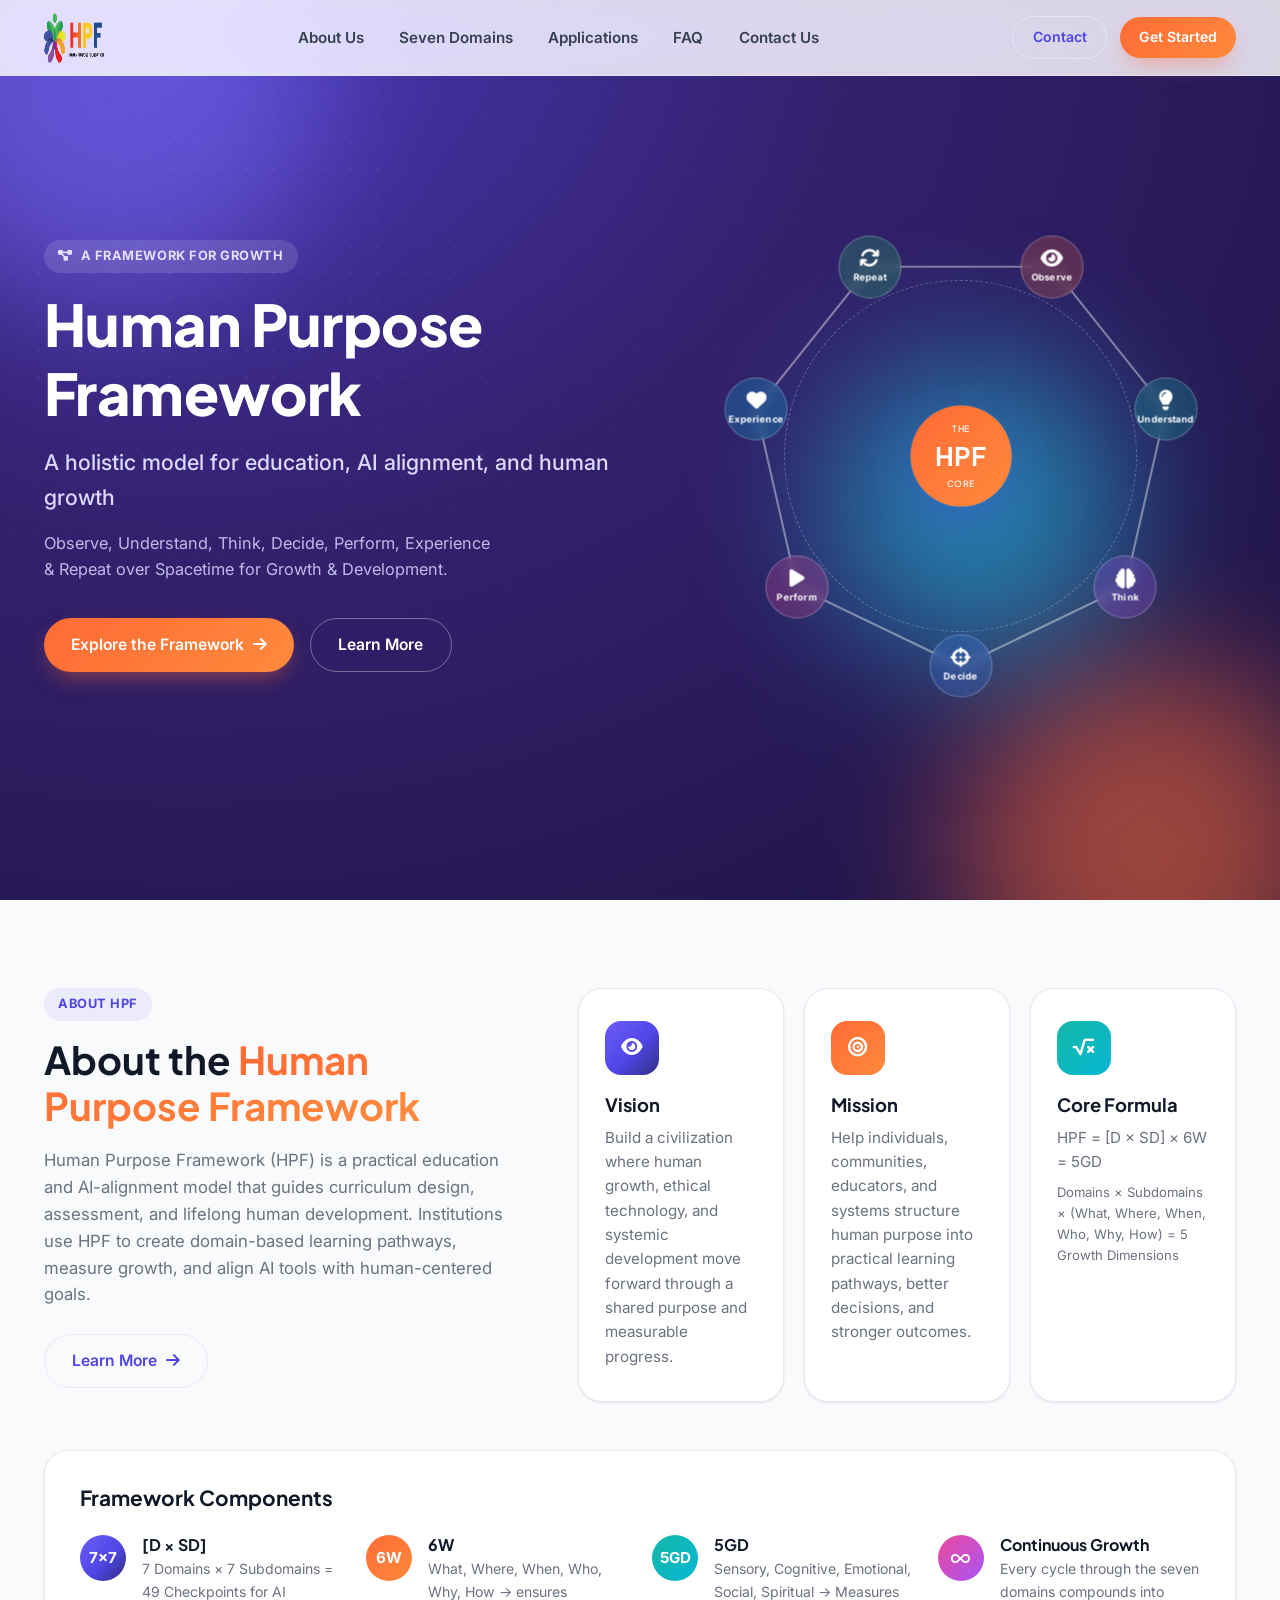
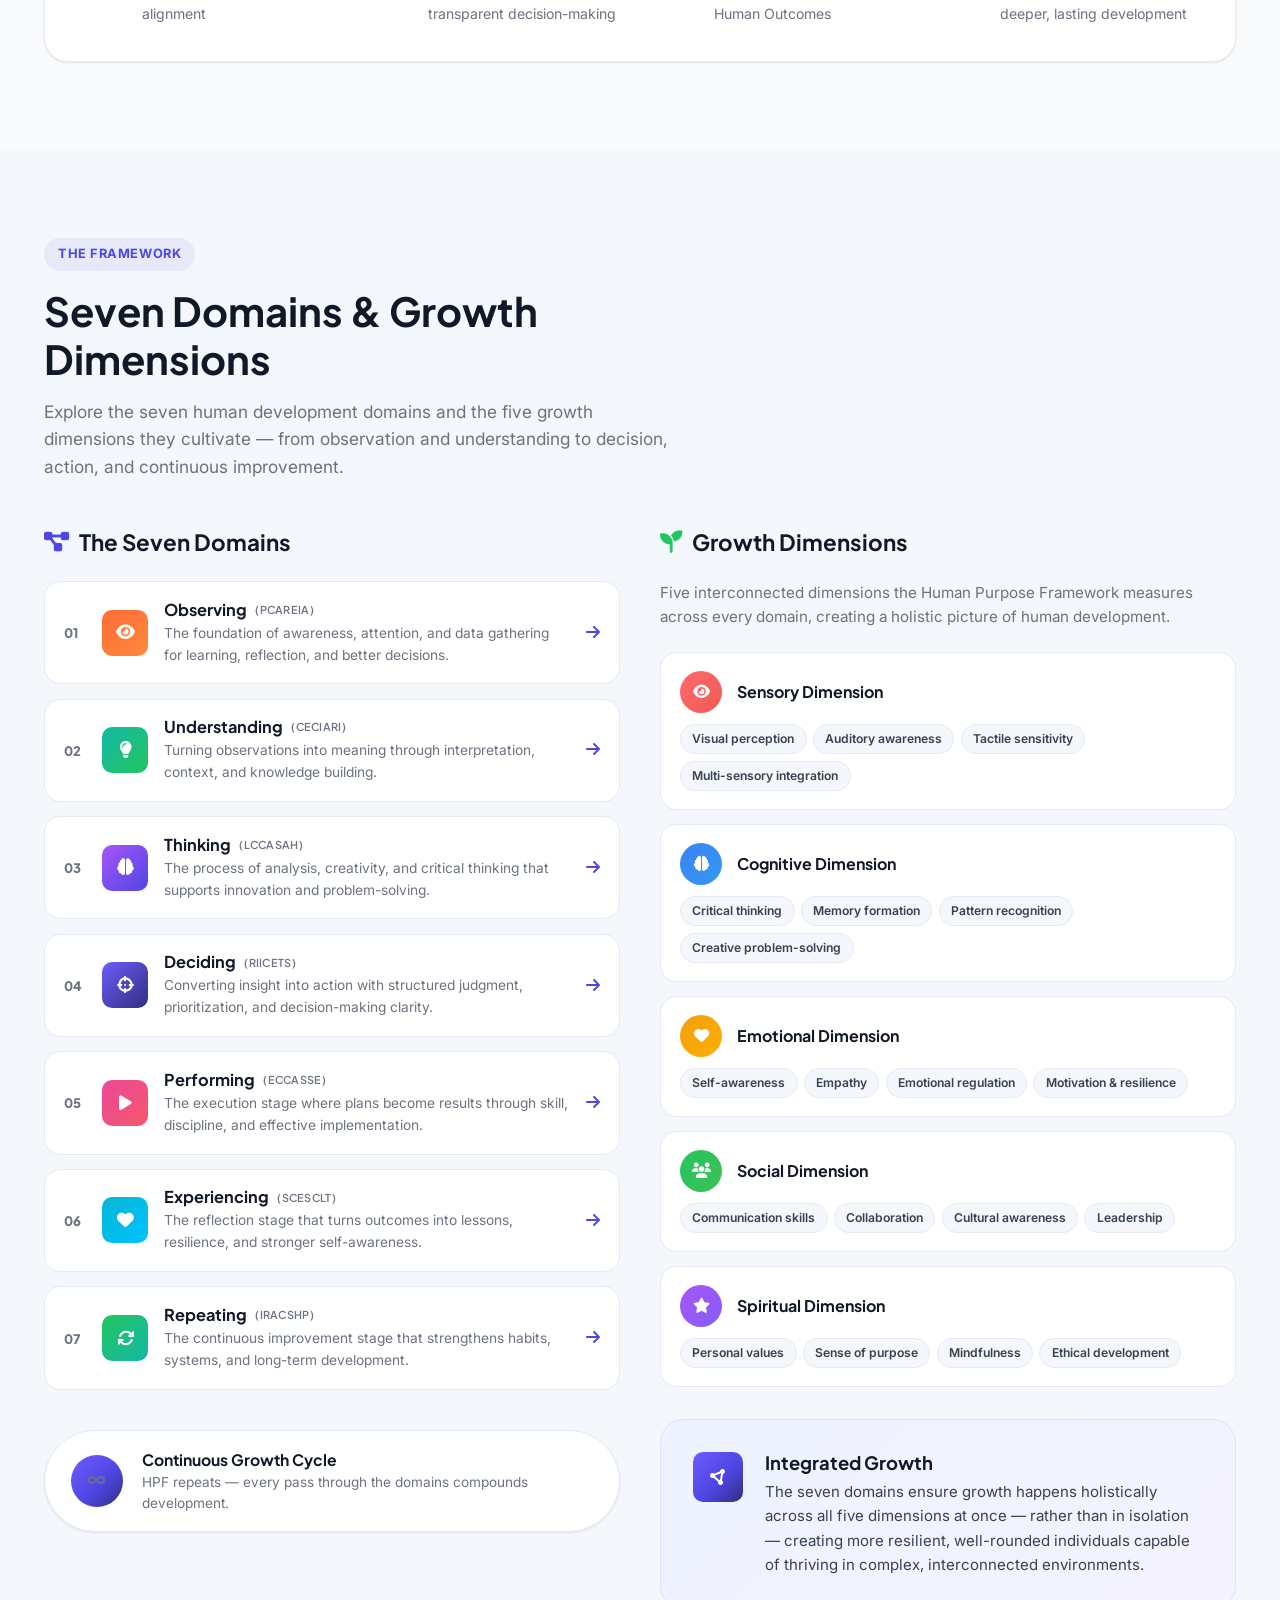
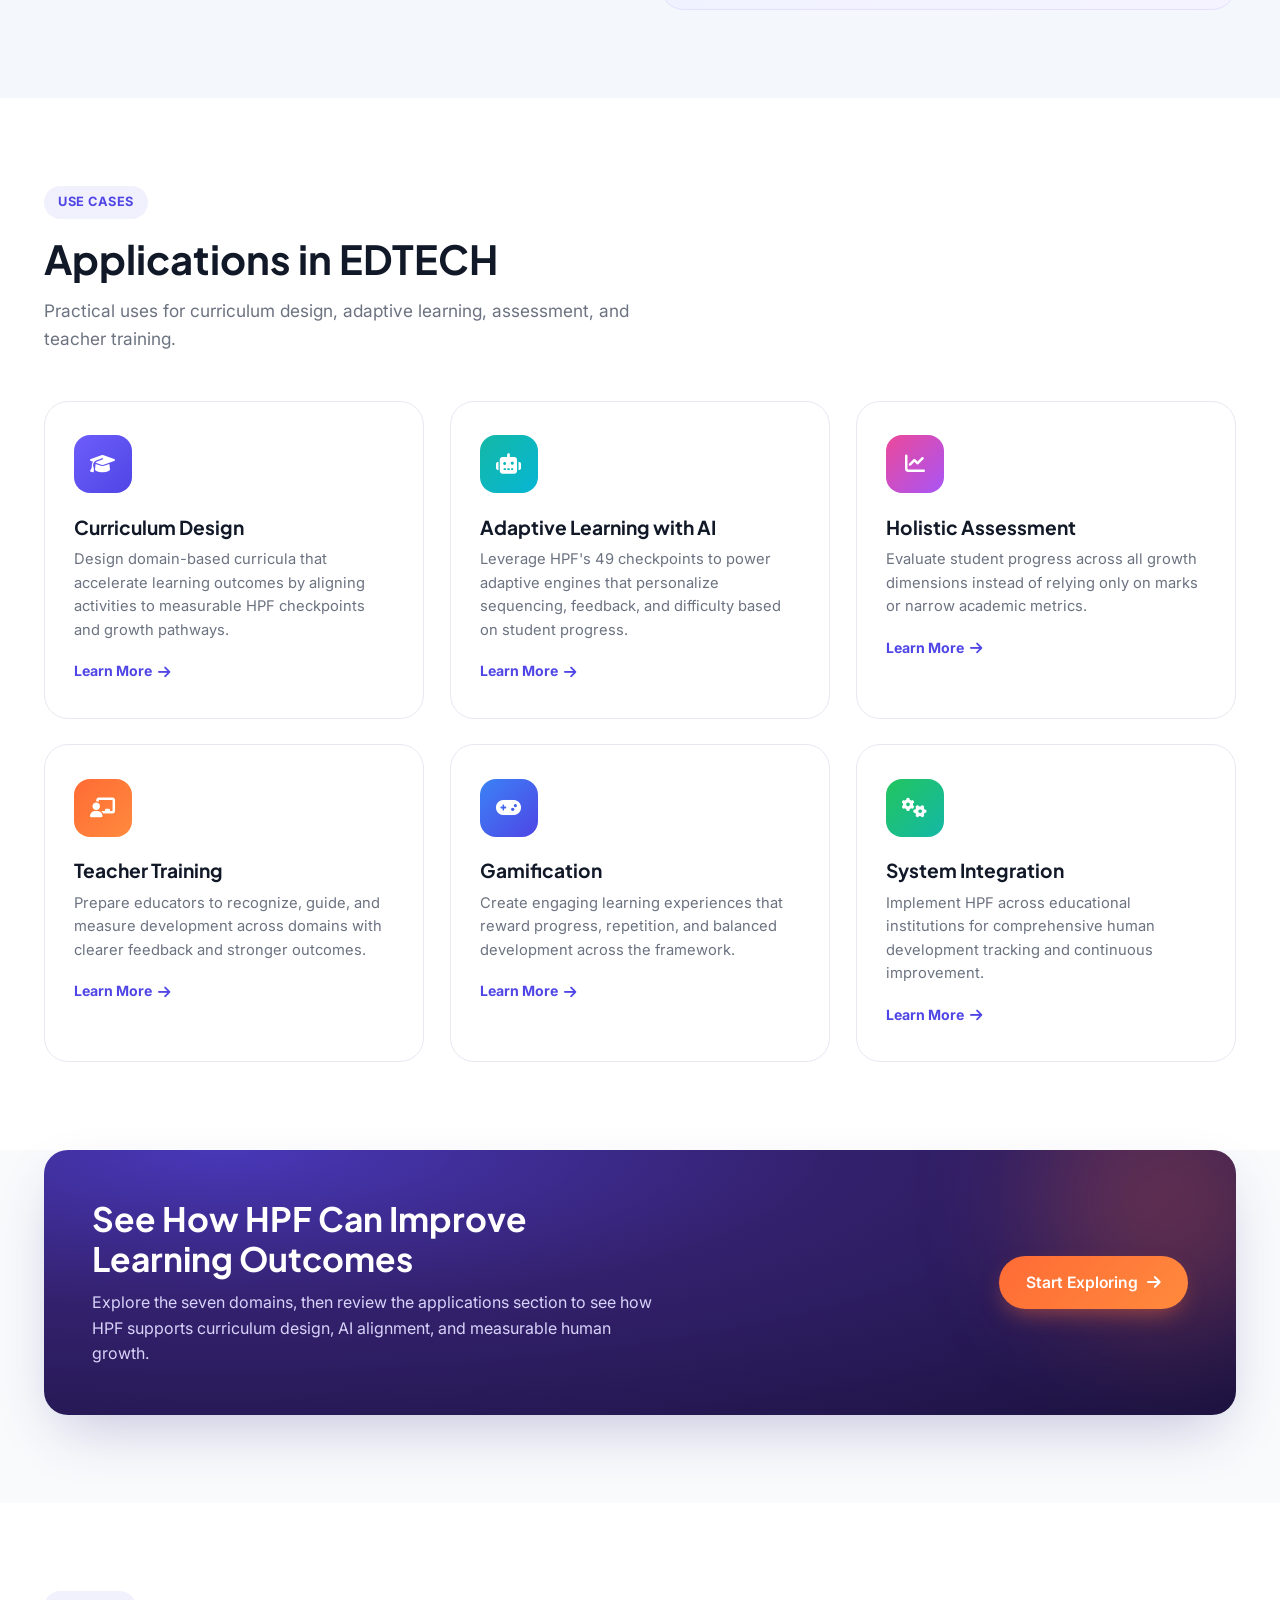
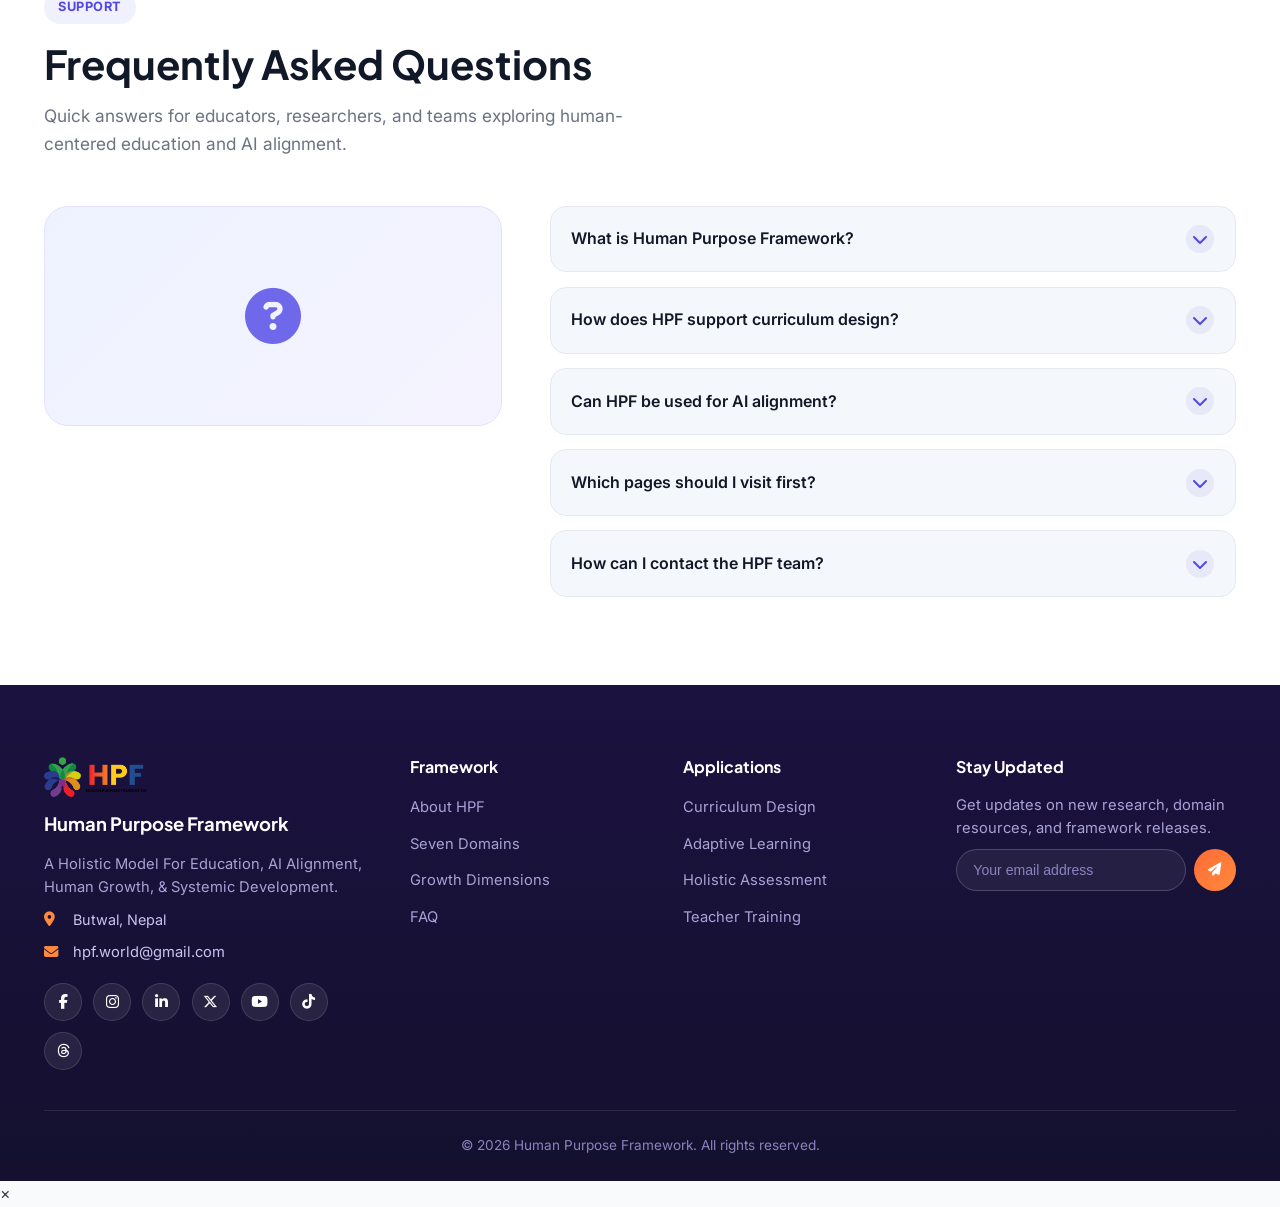
<file: index.html>
<!DOCTYPE html>
<html lang="en">
<head>
    <!-- Essential Meta Tags -->
    <meta charset="UTF-8">
    <meta name="viewport" content="width=device-width, initial-scale=1.0">
    <meta http-equiv="X-UA-Compatible" content="IE=edge">

    <!-- Primary Meta Tags -->
    <title>Human Purpose Framework | AI Alignment & Education</title>
    <meta name="description" content="Human Purpose Framework: a holistic model for education, AI alignment, and human growth across seven domains.">
    <meta name="keywords" content="Human Purpose Framework, What is Human Purpose, education model, curriculum design, holistic learning, edtech, Purpose Of Human, Purpose of Life, Human Growth Development, AI Alignment, Human Development">
    <link rel="alternate" href="https://hpf.world/" hreflang="en-us">
    <meta name="author" content="Human Purpose Framework Team">
    <meta name="robots" content="index, follow, max-snippet:-1, max-image-preview:large, max-video-preview:-1">
    <link rel="canonical" href="https://hpf.world/">
    <meta name="application-name" content="Human Purpose Framework">

    <!-- Open Graph Meta Tags (for social sharing) -->
    <meta property="og:type" content="website">
    <meta property="og:url" content="https://hpf.world/">
    <meta property="og:title" content="Human Purpose Framework | AI Alignment & Education">
    <meta property="og:description" content="Human Purpose Framework: a holistic model for education, AI alignment, and human growth across seven domains.">
    <meta property="og:image" content="https://hpf.world/images/LogoHPF.png">
    <meta property="og:site_name" content="Human Purpose Framework">
    <meta property="og:locale" content="en_US">

    <!-- Twitter Card Meta Tags -->
    <meta name="twitter:card" content="summary_large_image">
    <meta name="twitter:url" content="https://hpf.world/">
    <meta name="twitter:title" content="Human Purpose Framework | AI Alignment & Education">
    <meta name="twitter:description" content="Human Purpose Framework: a holistic model for education, AI alignment, and human growth across seven domains.">
    <meta name="twitter:image" content="https://hpf.world/images/LogoHPF.png">
    <meta name="twitter:creator" content="@HPFWORLD">

    <!-- Additional Meta Tags -->
    <meta name="language" content="English">
    <meta name="revisit-after" content="7 days">
    <meta name="format-detection" content="telephone=no">
    <link rel="icon" type="image/x-icon" href="images/LogoHPF.png">
    <link rel="apple-touch-icon" href="images/LogoHPF.png">
    <link rel="preload" as="image" href="/images/LogoHPF.png">

    <!-- PWA & Branding -->
    <link rel="manifest" href="manifest.json">
    <meta name="theme-color" content="#4F46E5">
    <meta name="msapplication-TileColor" content="#4F46E5">

    <!-- Preconnect for Performance -->
    <link rel="preconnect" href="https://fonts.googleapis.com">
    <link rel="preconnect" href="https://fonts.gstatic.com" crossorigin>
    <link rel="preconnect" href="https://cdnjs.cloudflare.com">

    <!-- Stylesheets -->
    <link rel="stylesheet" href="styles.css">
    <link href="https://fonts.googleapis.com/css2?family=Plus+Jakarta+Sans:wght@500;600;700;800&family=Inter:wght@400;500;600;700&display=swap" rel="stylesheet">
    <link rel="stylesheet" href="https://cdnjs.cloudflare.com/ajax/libs/font-awesome/6.5.0/css/all.min.css" crossorigin="anonymous" referrerpolicy="no-referrer">

    <!-- JSON-LD Structured Data -->
    <script type="application/ld+json">
    {
      "@context": "https://schema.org",
      "@type": "Organization",
      "name": "Human Purpose Framework",
      "url": "https://hpf.world",
      "logo": "https://hpf.world/images/LogoHPF.png",
      "description": "A holistic model for education, AI alignment, and human development",
      "sameAs": [
        "https://x.com/HPFWORLD",
        "https://www.linkedin.com/company/hpf-world",
        "https://github.com/hpfworld",
        "https://youtube.com/@HPFworld",
        "https://facebook.com/profile.php?id=61581930064162",
        "https://tiktok.com/@hpfworld",
        "https://instagram.com/hpf.world",
        "https://threads.com/@hpf.world"
      ],
      "contact": {
        "@type": "ContactPoint",
        "contactType": "Customer Support",
        "email": "hpf.world@gmail.com"
      }
    }
    </script>

    <script type="application/ld+json">
    {
        "@context": "https://schema.org",
        "@type": "WebPage",
        "name": "Human Purpose Framework",
        "url": "https://hpf.world/",
        "description": "Human Purpose Framework: a holistic model for education, AI alignment, and human growth across seven domains.",
        "inLanguage": "en-US",
        "isPartOf": {
            "@type": "WebSite",
            "name": "Human Purpose Framework",
            "url": "https://hpf.world/"
        }
    }
    </script>

    <script type="application/ld+json">
        {
            "@context": "https://schema.org",
            "@type": "FAQPage",
            "mainEntity": [
                {
                    "@type": "Question",
                    "name": "What is the Human Purpose Framework?",
                    "acceptedAnswer": {
                        "@type": "Answer",
                        "text": "Human Purpose Framework (HPF) is a practical model for education and AI alignment that organizes growth into seven domains to improve learning and decision-making."
                    }
                },
                {
                    "@type": "Question",
                    "name": "How does HPF improve curriculum design?",
                    "acceptedAnswer": {
                        "@type": "Answer",
                        "text": "HPF provides domain-based learning pathways and measurable outcomes so educators design targeted curriculum that accelerates student growth."
                    }
                },
                {
                    "@type": "Question",
                    "name": "Is Human Purpose Framework useful for AI alignment?",
                    "acceptedAnswer": {
                        "@type": "Answer",
                        "text": "Yes. HPF supplies structured human-centered signals that help align AI systems to educational goals, ethical constraints, and human values."
                    }
                },
                {
                    "@type": "Question",
                    "name": "Which pages should I explore first?",
                    "acceptedAnswer": {
                        "@type": "Answer",
                        "text": "Begin with the seven domain pages to learn each stage, then read Applications to see real edtech integrations and use cases."
                    }
                },
                {
                    "@type": "Question",
                    "name": "How can I contact the HPF team?",
                    "acceptedAnswer": {
                        "@type": "Answer",
                        "text": "Contact us via the footer form or email hpf.world@gmail.com for partnerships, research, or curriculum projects."
                    }
                },
                {
                    "@type": "Question",
                    "name": "Can HPF be used in schools and edtech products?",
                    "acceptedAnswer": {
                        "@type": "Answer",
                        "text": "Yes. Schools and edtech platforms use HPF to structure lessons, build adaptive features, and measure holistic student progress."
                    }
                },
                {
                    "@type": "Question",
                    "name": "Does HPF include assessment tools?",
                    "acceptedAnswer": {
                        "@type": "Answer",
                        "text": "HPF supports multi-dimensional assessment strategies to capture cognitive, social, and performance outcomes beyond test scores."
                    }
                },
                {
                    "@type": "Question",
                    "name": "How do I implement HPF in my curriculum?",
                    "acceptedAnswer": {
                        "@type": "Answer",
                        "text": "Start by mapping learning objectives to the seven domains, create domain-aligned activities, and track progress with simple rubrics and feedback loops."
                    }
                }
            ]
        }
    </script>

    <script type="application/ld+json">
    {
      "@context": "https://schema.org",
      "@type": "WebSite",
      "name": "Human Purpose Framework",
      "url": "https://hpf.world",
      "potentialAction": {
        "@type": "SearchAction",
        "target": {
          "@type": "EntryPoint",
          "urlTemplate": "https://hpf.world/search?q={search_term_string}"
        }
      }
    }
    </script>

    <script type="application/ld+json">
    {
      "@context": "https://schema.org",
      "@type": "BreadcrumbList",
      "itemListElement": [
        {
          "@type": "ListItem",
          "position": 1,
          "name": "Home",
          "item": "https://hpf.world"
        },
        {
          "@type": "ListItem",
          "position": 2,
          "name": "Seven Domains",
          "item": "https://hpf.world#domains"
        },
        {
          "@type": "ListItem",
          "position": 3,
          "name": "Applications",
          "item": "https://hpf.world#applications"
        }
      ]
    }
    </script>
</head>
<body>
    <!-- Navigation -->
    <nav class="navbar" id="navbar" role="navigation" aria-label="Main Navigation">
        <div class="nav-container">
            <div class="nav-logo">
                <a href="/" class="logo-link" aria-label="Human Purpose Framework home">
                    <img src="images/LogoHPF.png" alt="Human Purpose Framework logo" class="logo-image" loading="eager" decoding="async" fetchpriority="high" width="40" height="40" onerror="this.style.display='none'">
                  
                </a>
            </div>
            <ul class="nav-menu" id="navMenu">
                <li><a href="#about" class="nav-link">About Us</a></li>
                <li><a href="#domains" class="nav-link">Seven Domains</a></li>
                <li><a href="#applications" class="nav-link">Applications</a></li>
                <li><a href="#faq" class="nav-link">FAQ</a></li>
                <li><a href="#contact" class="nav-link">Contact Us</a></li>
            </ul>
            <div class="nav-actions">
                <a href="#contact" class="btn btn-dark-outline btn-sm">Contact</a>
                <a href="#domains" class="btn btn-primary btn-sm">Get Started</a>
                <button class="hamburger" id="hamburger" aria-label="Toggle navigation menu" aria-expanded="false" aria-controls="navMenu">
                    <span class="bar"></span>
                    <span class="bar"></span>
                    <span class="bar"></span>
                </button>
            </div>
        </div>
    </nav>

    <main>
    <!-- Hero Section -->
    <section id="home" class="hero">
        <div class="hero-bg-glow" aria-hidden="true">
            <span class="glow-1"></span>
            <span class="glow-2"></span>
            <span class="glow-3"></span>
        </div>
        <div class="hero-mesh" aria-hidden="true"></div>
        <div class="hero-container">
            <div class="hero-content reveal">
                <span class="eyebrow on-dark"><i class="fas fa-diagram-project" aria-hidden="true"></i> A Framework For Growth</span>
                <h1 class="hero-title">Human Purpose Framework</h1>
                <p class="hero-subtitle">A holistic model for education, AI alignment, and human growth</p>
                <p class="hero-description">
                    Observe, Understand, Think, Decide, Perform, Experience & Repeat over Spacetime for Growth & Development.
                </p>
                <div class="hero-buttons">
                    <a href="#domains" class="btn btn-primary">Explore the Framework <i class="fas fa-arrow-right"></i></a>
                    <a href="#about" class="btn btn-outline">Learn More</a>
                </div>
            </div>
            <div class="hero-visual reveal">
                <div class="framework-circle">
                    <div class="orbit-ring" aria-hidden="true"></div>
                    <div class="center-circle">
                        <small>THE</small>
                        <strong>HPF</strong>
                        <small>CORE</small>
                    </div>
                    <div class="domain-ring">
                        <svg class="heptagon-lines" viewBox="0 0 100 100" preserveAspectRatio="none" style="position: absolute; top: 0; left: 0; width: 100%; height: 100%; z-index: 1; overflow: visible;">
                            <polygon points="71.7,4.95 98.75,38.87 89.1,81.17 50,100 10.9,81.17 1.25,38.87 28.3,4.95" fill="none" stroke="rgba(255, 255, 255, 0.4)" stroke-width="0.5" />
                        </svg>
                        <a href="domains/1_observing.html" class="domain-node" data-domain="observe" title="Observing" aria-label="Observing domain">
                            <i class="fas fa-eye" aria-hidden="true"></i><span class="node-label">Observe</span>
                        </a>
                        <a href="domains/2_understanding.html" class="domain-node" data-domain="understand" title="Understanding" aria-label="Understanding domain">
                            <i class="fas fa-lightbulb" aria-hidden="true"></i><span class="node-label">Understand</span>
                        </a>
                        <a href="domains/3_thinking.html" class="domain-node" data-domain="think" title="Thinking" aria-label="Thinking domain">
                            <i class="fas fa-brain" aria-hidden="true"></i><span class="node-label">Think</span>
                        </a>
                        <a href="domains/4_deciding.html" class="domain-node" data-domain="decide" title="Deciding" aria-label="Deciding domain">
                            <i class="fas fa-crosshairs" aria-hidden="true"></i><span class="node-label">Decide</span>
                        </a>
                        <a href="domains/5_performing.html" class="domain-node" data-domain="perform" title="Performing" aria-label="Performing domain">
                            <i class="fas fa-play" aria-hidden="true"></i><span class="node-label">Perform</span>
                        </a>
                        <a href="domains/6_experiencing.html" class="domain-node" data-domain="experience" title="Experiencing" aria-label="Experiencing domain">
                            <i class="fas fa-heart" aria-hidden="true"></i><span class="node-label">Experience</span>
                        </a>
                        <a href="domains/7_repeating.html" class="domain-node" data-domain="repeat" title="Repeating" aria-label="Repeating domain">
                            <i class="fas fa-sync" aria-hidden="true"></i><span class="node-label">Repeat</span>
                        </a>
                    </div>
                </div>
            </div>
        </div>
    </section>

    <!-- About Section -->
    <section id="about" class="about">
        <div class="container">
            <div class="about-layout">
                <div class="about-copy reveal">
                    <span class="eyebrow">About HPF</span>
                    <h2>About the <span class="grad-text">Human Purpose Framework</span></h2>
                    <p>Human Purpose Framework (HPF) is a practical education and AI-alignment model that guides curriculum design, assessment, and lifelong human development. Institutions use HPF to create domain-based learning pathways, measure growth, and align AI tools with human-centered goals.</p>
                    <a href="#domains" class="btn btn-dark-outline">Learn More <i class="fas fa-arrow-right"></i></a>
                </div>

                <div class="about-grid">
                    <div class="about-card reveal">
                        <div class="card-icon"><i class="fas fa-eye" aria-hidden="true"></i></div>
                        <h3>Vision</h3>
                        <p>Build a civilization where human growth, ethical technology, and systemic development move forward through a shared purpose and measurable progress.</p>
                    </div>

                    <div class="about-card reveal">
                        <div class="card-icon"><i class="fa fa-bullseye" aria-hidden="true"></i></div>
                        <h3>Mission</h3>
                        <p>Help individuals, communities, educators, and systems structure human purpose into practical learning pathways, better decisions, and stronger outcomes.</p>
                    </div>

                    <div class="about-card reveal">
                        <div class="card-icon"><i class="fas fa-square-root-variable" aria-hidden="true"></i></div>
                        <h3>Core Formula</h3>
                        <p>HPF = [D × SD] × 6W = 5GD
                        <small>Domains × Subdomains × (What, Where, When, Who, Why, How) = 5 Growth Dimensions</small></p>
                    </div>
                </div>
            </div>

            <div class="formula-strip reveal">
                <h3>Framework Components</h3>
                <div class="formula-grid">
                    <div class="formula-item">
                        <div class="formula-icon" style="background:var(--grad-primary);">7×7</div>
                        <div>
                            <h4>[D × SD]</h4>
                            <p>7 Domains × 7 Subdomains = 49 Checkpoints for AI alignment</p>
                        </div>
                    </div>
                    <div class="formula-item">
                        <div class="formula-icon" style="background:var(--grad-accent);">6W</div>
                        <div>
                            <h4>6W</h4>
                            <p>What, Where, When, Who, Why, How → ensures transparent decision-making</p>
                        </div>
                    </div>
                    <div class="formula-item">
                        <div class="formula-icon" style="background:linear-gradient(135deg,var(--c-teal),var(--c-cyan));">5GD</div>
                        <div>
                            <h4>5GD</h4>
                            <p>Sensory, Cognitive, Emotional, Social, Spiritual → Measures Human Outcomes</p>
                        </div>
                    </div>
                    <div class="formula-item">
                        <div class="formula-icon" style="background:linear-gradient(135deg,var(--c-pink),var(--c-purple));"><i class="fas fa-infinity" aria-hidden="true"></i></div>
                        <div>
                            <h4>Continuous Growth</h4>
                            <p>Every cycle through the seven domains compounds into deeper, lasting development</p>
                        </div>
                    </div>
                </div>
            </div>
        </div>
    </section>

    <!-- Seven Domains + Growth Dimensions Section -->
    <section id="domains" class="domains-dimensions">
        <div class="container">
            <div class="section-header reveal">
                <span class="eyebrow">The Framework</span>
                <h2>Seven Domains &amp; Growth Dimensions</h2>
                <p>Explore the seven human development domains and the five growth dimensions they cultivate — from observation and understanding to decision, action, and continuous improvement.</p>
            </div>

            <div class="dd-layout">
                <!-- Seven Domains -->
                <div class="dd-col reveal">
                    <h3><i class="fas fa-diagram-project" style="color:var(--primary)" aria-hidden="true"></i> The Seven Domains</h3>
                    <div class="domain-list">
                        <a href="domains/1_observing.html" class="domain-row" data-domain="observing">
                            <span class="domain-num">01</span>
                            <span class="domain-row-icon icon-observing"><i class="fas fa-eye" aria-hidden="true"></i></span>
                            <span class="domain-row-body">
                                <h4>Observing <span class="domain-row-code">(PCAREIA)</span></h4>
                                <p>The foundation of awareness, attention, and data gathering for learning, reflection, and better decisions.</p>
                            </span>
                            <span class="domain-row-arrow"><i class="fas fa-arrow-right" aria-hidden="true"></i></span>
                        </a>
                        <a href="domains/2_understanding.html" class="domain-row" data-domain="understanding">
                            <span class="domain-num">02</span>
                            <span class="domain-row-icon icon-understanding"><i class="fas fa-lightbulb" aria-hidden="true"></i></span>
                            <span class="domain-row-body">
                                <h4>Understanding <span class="domain-row-code">(CECIARI)</span></h4>
                                <p>Turning observations into meaning through interpretation, context, and knowledge building.</p>
                            </span>
                            <span class="domain-row-arrow"><i class="fas fa-arrow-right" aria-hidden="true"></i></span>
                        </a>
                        <a href="domains/3_thinking.html" class="domain-row" data-domain="thinking">
                            <span class="domain-num">03</span>
                            <span class="domain-row-icon icon-thinking"><i class="fas fa-brain" aria-hidden="true"></i></span>
                            <span class="domain-row-body">
                                <h4>Thinking <span class="domain-row-code">(LCCASAH)</span></h4>
                                <p>The process of analysis, creativity, and critical thinking that supports innovation and problem-solving.</p>
                            </span>
                            <span class="domain-row-arrow"><i class="fas fa-arrow-right" aria-hidden="true"></i></span>
                        </a>
                        <a href="domains/4_deciding.html" class="domain-row" data-domain="deciding">
                            <span class="domain-num">04</span>
                            <span class="domain-row-icon icon-deciding"><i class="fas fa-crosshairs" aria-hidden="true"></i></span>
                            <span class="domain-row-body">
                                <h4>Deciding <span class="domain-row-code">(RIICETS)</span></h4>
                                <p>Converting insight into action with structured judgment, prioritization, and decision-making clarity.</p>
                            </span>
                            <span class="domain-row-arrow"><i class="fas fa-arrow-right" aria-hidden="true"></i></span>
                        </a>
                        <a href="domains/5_performing.html" class="domain-row" data-domain="performing">
                            <span class="domain-num">05</span>
                            <span class="domain-row-icon icon-performing"><i class="fas fa-play" aria-hidden="true"></i></span>
                            <span class="domain-row-body">
                                <h4>Performing <span class="domain-row-code">(ECCASSE)</span></h4>
                                <p>The execution stage where plans become results through skill, discipline, and effective implementation.</p>
                            </span>
                            <span class="domain-row-arrow"><i class="fas fa-arrow-right" aria-hidden="true"></i></span>
                        </a>
                        <a href="domains/6_experiencing.html" class="domain-row" data-domain="experiencing">
                            <span class="domain-num">06</span>
                            <span class="domain-row-icon icon-experiencing"><i class="fas fa-heart" aria-hidden="true"></i></span>
                            <span class="domain-row-body">
                                <h4>Experiencing <span class="domain-row-code">(SCESCLT)</span></h4>
                                <p>The reflection stage that turns outcomes into lessons, resilience, and stronger self-awareness.</p>
                            </span>
                            <span class="domain-row-arrow"><i class="fas fa-arrow-right" aria-hidden="true"></i></span>
                        </a>
                        <a href="domains/7_repeating.html" class="domain-row" data-domain="repeating">
                            <span class="domain-num">07</span>
                            <span class="domain-row-icon icon-repeating"><i class="fas fa-sync" aria-hidden="true"></i></span>
                            <span class="domain-row-body">
                                <h4>Repeating <span class="domain-row-code">(IRACSHP)</span></h4>
                                <p>The continuous improvement stage that strengthens habits, systems, and long-term development.</p>
                            </span>
                            <span class="domain-row-arrow"><i class="fas fa-arrow-right" aria-hidden="true"></i></span>
                        </a>
                    </div>

                    <div class="growth-cycle reveal">
                        <span class="growth-cycle-icon"><i class="fas fa-infinity" aria-hidden="true"></i></span>
                        <span>
                            <strong>Continuous Growth Cycle</strong>
                            <span>HPF repeats — every pass through the domains compounds development.</span>
                        </span>
                    </div>
                </div>

                <!-- Growth Dimensions -->
                <div class="dd-col reveal" id="dimensions">
                    <h3><i class="fas fa-seedling" style="color:var(--c-green)" aria-hidden="true"></i> Growth Dimensions</h3>
                    <p style="color:var(--text-3); font-size:0.95rem; margin-bottom:1.4rem;">Five interconnected dimensions the Human Purpose Framework measures across every domain, creating a holistic picture of human development.</p>
                    <div class="dimension-cards">
                        <div class="dimension-card">
                            <div class="dimension-card-top">
                                <span class="dim-icon dim-sensory"><i class="fas fa-eye" aria-hidden="true"></i></span>
                                <h4>Sensory Dimension</h4>
                            </div>
                            <div class="dim-chips">
                                <span>Visual perception</span><span>Auditory awareness</span><span>Tactile sensitivity</span><span>Multi-sensory integration</span>
                            </div>
                        </div>
                        <div class="dimension-card">
                            <div class="dimension-card-top">
                                <span class="dim-icon dim-cognitive"><i class="fas fa-brain" aria-hidden="true"></i></span>
                                <h4>Cognitive Dimension</h4>
                            </div>
                            <div class="dim-chips">
                                <span>Critical thinking</span><span>Memory formation</span><span>Pattern recognition</span><span>Creative problem-solving</span>
                            </div>
                        </div>
                        <div class="dimension-card">
                            <div class="dimension-card-top">
                                <span class="dim-icon dim-emotional"><i class="fas fa-heart" aria-hidden="true"></i></span>
                                <h4>Emotional Dimension</h4>
                            </div>
                            <div class="dim-chips">
                                <span>Self-awareness</span><span>Empathy</span><span>Emotional regulation</span><span>Motivation &amp; resilience</span>
                            </div>
                        </div>
                        <div class="dimension-card">
                            <div class="dimension-card-top">
                                <span class="dim-icon dim-social"><i class="fas fa-users" aria-hidden="true"></i></span>
                                <h4>Social Dimension</h4>
                            </div>
                            <div class="dim-chips">
                                <span>Communication skills</span><span>Collaboration</span><span>Cultural awareness</span><span>Leadership</span>
                            </div>
                        </div>
                        <div class="dimension-card">
                            <div class="dimension-card-top">
                                <span class="dim-icon dim-spiritual"><i class="fas fa-star" aria-hidden="true"></i></span>
                                <h4>Spiritual Dimension</h4>
                            </div>
                            <div class="dim-chips">
                                <span>Personal values</span><span>Sense of purpose</span><span>Mindfulness</span><span>Ethical development</span>
                            </div>
                        </div>
                    </div>

                    <div class="integrated-growth">
                        <span class="ig-icon"><i class="fas fa-circle-nodes" aria-hidden="true"></i></span>
                        <div>
                            <h3>Integrated Growth</h3>
                            <p>The seven domains ensure growth happens holistically across all five dimensions at once — rather than in isolation — creating more resilient, well-rounded individuals capable of thriving in complex, interconnected environments.</p>
                        </div>
                    </div>
                </div>
            </div>
        </div>
    </section>

    <!-- Applications Section -->
    <section id="applications" class="applications">
        <div class="container">
            <div class="section-header reveal">
                <span class="eyebrow">Use Cases</span>
                <h2>Applications in EDTECH</h2>
                <p>Practical uses for curriculum design, adaptive learning, assessment, and teacher training.</p>
            </div>

            <div class="applications-grid">
                <div class="application-card reveal">
                    <div class="app-icon g1"><i class="fas fa-graduation-cap" aria-hidden="true"></i></div>
                    <h3>Curriculum Design</h3>
                    <p>Design domain-based curricula that accelerate learning outcomes by aligning activities to measurable HPF checkpoints and growth pathways.</p>
                    <a href="#domains" class="app-link">Learn More <i class="fas fa-arrow-right" aria-hidden="true"></i></a>
                </div>

                <div class="application-card reveal">
                    <div class="app-icon g2"><i class="fas fa-robot" aria-hidden="true"></i></div>
                    <h3>Adaptive Learning with AI</h3>
                    <p>Leverage HPF's 49 checkpoints to power adaptive engines that personalize sequencing, feedback, and difficulty based on student progress.</p>
                    <a href="#domains" class="app-link">Learn More <i class="fas fa-arrow-right" aria-hidden="true"></i></a>
                </div>

                <div class="application-card reveal">
                    <div class="app-icon g3"><i class="fas fa-chart-line" aria-hidden="true"></i></div>
                    <h3>Holistic Assessment</h3>
                    <p>Evaluate student progress across all growth dimensions instead of relying only on marks or narrow academic metrics.</p>
                    <a href="#dimensions" class="app-link">Learn More <i class="fas fa-arrow-right" aria-hidden="true"></i></a>
                </div>

                <div class="application-card reveal">
                    <div class="app-icon g4"><i class="fas fa-chalkboard-teacher" aria-hidden="true"></i></div>
                    <h3>Teacher Training</h3>
                    <p>Prepare educators to recognize, guide, and measure development across domains with clearer feedback and stronger outcomes.</p>
                    <a href="#domains" class="app-link">Learn More <i class="fas fa-arrow-right" aria-hidden="true"></i></a>
                </div>

                <div class="application-card reveal">
                    <div class="app-icon g5"><i class="fas fa-gamepad" aria-hidden="true"></i></div>
                    <h3>Gamification</h3>
                    <p>Create engaging learning experiences that reward progress, repetition, and balanced development across the framework.</p>
                    <a href="#domains" class="app-link">Learn More <i class="fas fa-arrow-right" aria-hidden="true"></i></a>
                </div>

                <div class="application-card reveal">
                    <div class="app-icon g6"><i class="fas fa-gears" aria-hidden="true"></i></div>
                    <h3>System Integration</h3>
                    <p>Implement HPF across educational institutions for comprehensive human development tracking and continuous improvement.</p>
                    <a href="#contact" class="app-link">Learn More <i class="fas fa-arrow-right" aria-hidden="true"></i></a>
                </div>
            </div>
        </div>
    </section>

    <!-- SEO CTA Section -->
    <section id="seo-cta" class="seo-cta">
        <div class="container">
            <div class="seo-cta-panel reveal">
                <div class="seo-cta-text">
                    <h2>See How HPF Can Improve Learning Outcomes</h2>
                    <p>Explore the seven domains, then review the applications section to see how HPF supports curriculum design, AI alignment, and measurable human growth.</p>
                </div>
                <a href="#domains" class="btn btn-primary">Start Exploring <i class="fas fa-arrow-right" aria-hidden="true"></i></a>
            </div>
        </div>
    </section>

    <!-- FAQ Section -->
    <section id="faq" class="faq">
        <div class="container">
            <div class="section-header reveal">
                <span class="eyebrow">Support</span>
                <h2>Frequently Asked Questions</h2>
                <p>Quick answers for educators, researchers, and teams exploring human-centered education and AI alignment.</p>
            </div>

            <div class="faq-layout">
                <div class="faq-visual reveal" aria-hidden="true">
                    <i class="fas fa-circle-question"></i>
                </div>

                <div class="faq-list reveal">
                    <details class="faq-item">
                        <summary>What is Human Purpose Framework? <span class="chevron"><i class="fas fa-chevron-down" aria-hidden="true"></i></span></summary>
                        <p>Human Purpose Framework is a holistic education and AI alignment model built around seven domains: observing, understanding, thinking, deciding, performing, experiencing, and repeating.</p>
                    </details>

                    <details class="faq-item">
                        <summary>How does HPF support curriculum design? <span class="chevron"><i class="fas fa-chevron-down" aria-hidden="true"></i></span></summary>
                        <p>HPF helps educators create structured learning pathways, clearer outcomes, and more balanced skill development across cognition, action, reflection, and continuous improvement.</p>
                    </details>

                    <details class="faq-item">
                        <summary>Can HPF be used for AI alignment? <span class="chevron"><i class="fas fa-chevron-down" aria-hidden="true"></i></span></summary>
                        <p>Yes. HPF gives AI systems a human-centered structure for interpretation, decision support, and safer alignment with educational and developmental goals.</p>
                    </details>

                    <details class="faq-item">
                        <summary>Which pages should I visit first? <span class="chevron"><i class="fas fa-chevron-down" aria-hidden="true"></i></span></summary>
                        <p>Start with the <a href="#domains">seven domain pages</a>, then review <a href="#applications">applications in EDTECH</a> to see how HPF supports curriculum design, assessment, and teacher training.</p>
                    </details>

                    <details class="faq-item">
                        <summary>How can I contact the HPF team? <span class="chevron"><i class="fas fa-chevron-down" aria-hidden="true"></i></span></summary>
                        <p>Use the contact section in the footer or email <a href="mailto:hpf.world@gmail.com">hpf.world@gmail.com</a> for collaboration, partnerships, or questions.</p>
                    </details>
                </div>
            </div>
        </div>
    </section>

    </main>

    <!-- Footer -->
    <footer class="footer" id="contact">
        <div class="container">
            <div class="footer-content">
                <!-- Brand Info -->
                <div class="footer-section">
                    <img src="images/LogoHPF.png" alt="Human Purpose Framework logo" class="footer-logo-image" loading="lazy" decoding="async" width="40" height="40" onerror="this.style.display='none'">
                    <h3>Human Purpose Framework</h3>
                    <p>A Holistic Model For Education, AI Alignment, Human Growth, &amp; Systemic Development.</p>
                    <div class="connect-item">
                        <i class="fa-solid fa-location-dot" aria-hidden="true"></i>
                        <span>Butwal, Nepal</span>
                    </div>
                    <div class="connect-item">
                        <i class="fa-solid fa-envelope" aria-hidden="true"></i>
                        <a href="mailto:hpf.world@gmail.com">hpf.world@gmail.com</a>
                    </div>
                    <div class="social-links-footer">
                        <a href="https://www.facebook.com/profile.php?id=61581930064162" target="_blank" rel="noopener noreferrer" title="Facebook"><i class="fa-brands fa-facebook-f" aria-hidden="true"></i></a>
                        <a href="https://www.instagram.com/hpf.world" target="_blank" rel="noopener noreferrer" title="Instagram"><i class="fa-brands fa-instagram" aria-hidden="true"></i></a>
                        <a href="https://www.linkedin.com/company/hpf-world" target="_blank" rel="noopener noreferrer" title="LinkedIn"><i class="fa-brands fa-linkedin-in" aria-hidden="true"></i></a>
                        <a href="https://x.com/HPFWORLD" target="_blank" rel="noopener noreferrer" title="X"><i class="fa-brands fa-x-twitter" aria-hidden="true"></i></a>
                        <a href="https://youtube.com/@HPFworld" target="_blank" rel="noopener noreferrer" title="YouTube"><i class="fa-brands fa-youtube" aria-hidden="true"></i></a>
                        <a href="https://tiktok.com/@hpfworld" target="_blank" rel="noopener noreferrer" title="TikTok"><i class="fa-brands fa-tiktok" aria-hidden="true"></i></a>
                        <a href="https://threads.com/@hpf.world" target="_blank" rel="noopener noreferrer" title="Threads"><i class="fa-brands fa-threads" aria-hidden="true"></i></a>
                    </div>
                </div>

                <!-- Framework -->
                <div class="footer-section">
                    <h4>Framework</h4>
                    <ul>
                        <li><a href="#about">About HPF</a></li>
                        <li><a href="#domains">Seven Domains</a></li>
                        <li><a href="#dimensions">Growth Dimensions</a></li>
                        <li><a href="#faq">FAQ</a></li>
                    </ul>
                </div>

                <!-- Applications -->
                <div class="footer-section">
                    <h4>Applications</h4>
                    <ul>
                        <li><a href="#applications">Curriculum Design</a></li>
                        <li><a href="#applications">Adaptive Learning</a></li>
                        <li><a href="#applications">Holistic Assessment</a></li>
                        <li><a href="#applications">Teacher Training</a></li>
                    </ul>
                </div>

                <!-- Newsletter -->
                <div class="footer-section">
                    <h4>Stay Updated</h4>
                    <p>Get updates on new research, domain resources, and framework releases.</p>
                    <form class="newsletter-form" onsubmit="return false;">
                        <label for="newsletterEmail" class="sr-only" style="position:absolute;left:-9999px;">Email address</label>
                        <input type="email" id="newsletterEmail" placeholder="Your email address" required>
                        <button type="submit" aria-label="Subscribe"><i class="fas fa-paper-plane" aria-hidden="true"></i></button>
                    </form>
                </div>
            </div>

            <div class="footer-bottom">
                <p>&copy; 2026 Human Purpose Framework. All rights reserved.</p>
            </div>
        </div>
    </footer>

    <!-- Domain Modal -->
    <div id="domainModal" class="modal">
        <div class="modal-content">
            <div class="modal-header">
                <h2 id="modalTitle"></h2>
                <span class="close">&times;</span>
            </div>
            <div class="modal-body" id="modalBody">
                <!-- Content will be populated by JavaScript -->
            </div>
        </div>
    </div>

    <script src="script.js" defer></script>
</body>
</html>
</file>
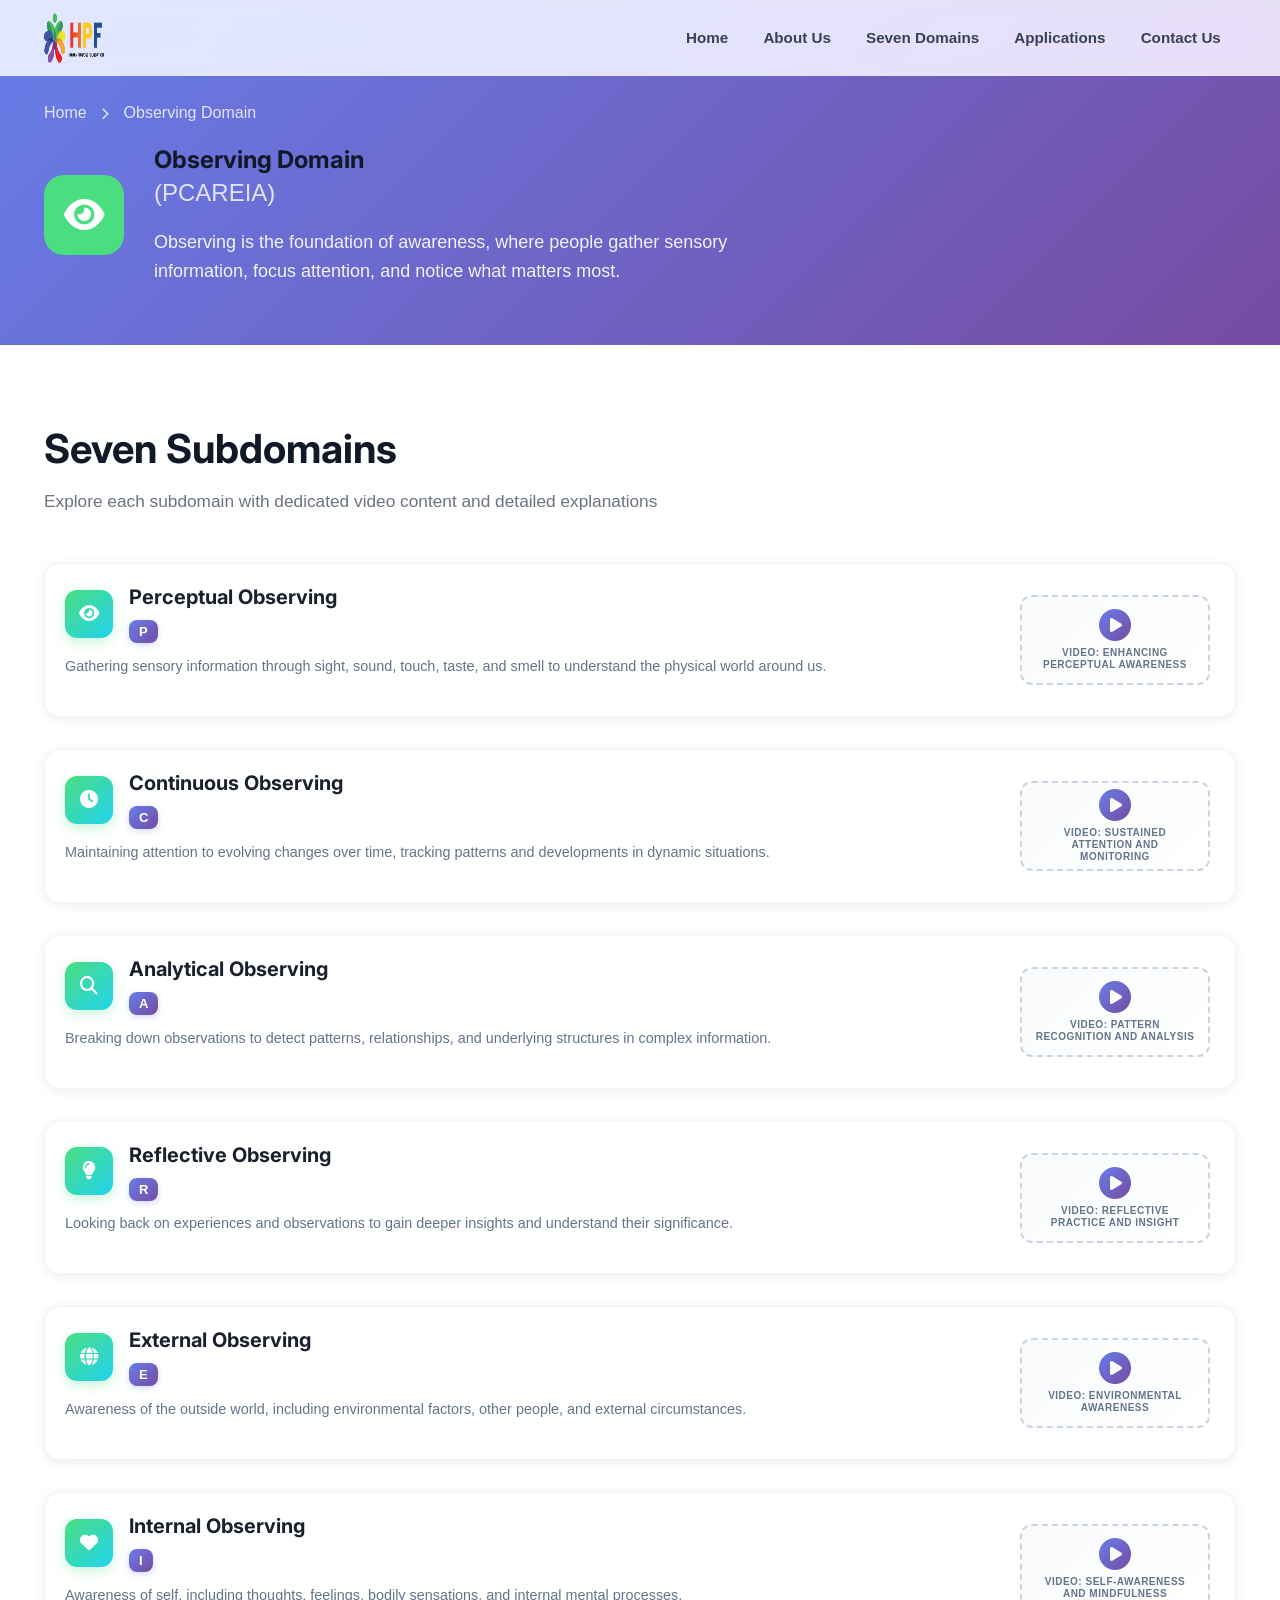
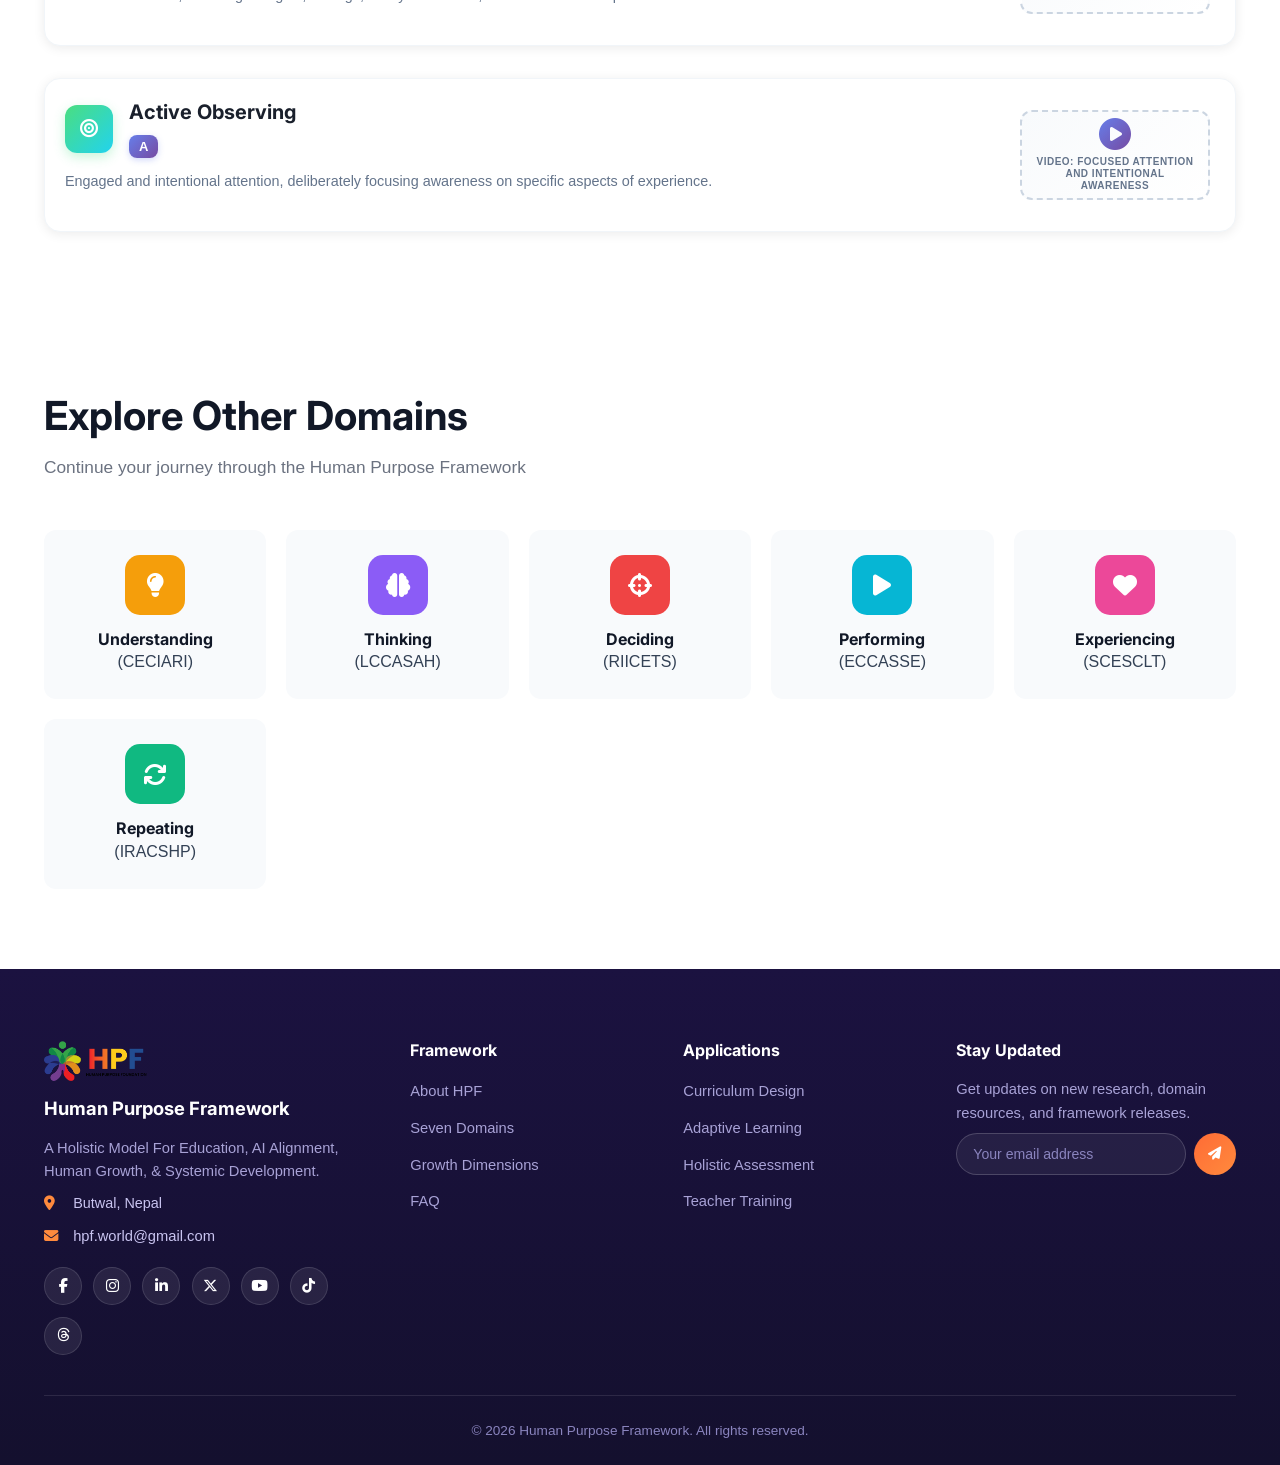
<file: domains/1_observing.html>
<!DOCTYPE html>
<html lang="en">
<head>
    <meta charset="UTF-8">
    <meta name="viewport" content="width=device-width, initial-scale=1.0">
    <title>Observing Domain | Perception & Awareness</title>
    <meta name="description" content="Explore the Observing Domain in Human Purpose Framework, covering perception, attention, awareness, and information gathering for learning and growth.">
    <link rel="canonical" href="https://hpf.world/domains/1_observing.html">
    <meta property="og:title" content="Observing Domain | Perception & Awareness">
    <meta property="og:description" content="Learn how the Observing Domain supports awareness, attention, and sensory information gathering in the Human Purpose Framework.">
    <meta property="og:url" content="https://hpf.world/domains/1_observing.html">
    <meta name="twitter:title" content="Observing Domain | Perception & Awareness">
    <meta name="twitter:description" content="Explore perception, awareness, and information gathering in the Observing Domain of HPF.">
    
    <!-- Preload critical resources -->
    <link rel="preload" href="../styles.css" as="style">
    <link rel="preload" href="domain-styles.css" as="style">
    <link rel="preload" href="https://fonts.googleapis.com/css2?family=Inter:wght@300;400;500;600;700&display=swap" as="style">
    
    <!-- Load CSS files -->
    <link rel="stylesheet" href="../styles.css">
    <link rel="stylesheet" href="domain-styles.css">
    <link href="https://fonts.googleapis.com/css2?family=Inter:wght@300;400;500;600;700&display=swap" rel="stylesheet">
    <link rel="stylesheet" href="https://cdnjs.cloudflare.com/ajax/libs/font-awesome/6.5.0/css/all.min.css">
</head>
<body>
    <!-- Navigation -->
    <nav class="navbar">
        <div class="nav-container">
            <div class="nav-logo">
                <a href="../index.html" class="logo-link">
                    <img src="../images/LogoHPF.png" alt="Human Purpose Framework Logo" class="logo-image">
                </a>
            </div>
            <ul class="nav-menu">
                <li><a href="../index.html" class="nav-link">Home</a></li>
                <li><a href="../index.html" class="nav-link">About Us</a></li>
                <li><a href="../index.html#domains" class="nav-link">Seven Domains</a></li>
                <li><a href="../index.html#applications" class="nav-link">Applications</a></li>
                <li><a href="../index.html#contact" class="nav-link">Contact Us</a></li>
            </ul>
            <div class="hamburger">
                <span class="bar"></span>
                <span class="bar"></span>
                <span class="bar"></span>
            </div>
        </div>
    </nav>

    <!-- Domain Hero -->
    <section class="domain-hero">
        <div class="container">
            <div class="domain-hero-content">
                <div class="breadcrumb">
                    <a href="../index.html">Home</a>
                    <i class="fas fa-chevron-right"></i>
                    <span>Observing Domain</span>
                </div>
                <div class="domain-title">
                    <div class="domain-icon-large observing-icon">
                        <i class="fas fa-eye"></i>
                    </div>
                    <div>
                        <h1>Observing Domain</h1>
                        <span class="domain-code-large">(PCAREIA)</span>
                        <p class="domain-hero-desc">Observing is the foundation of awareness, where people gather sensory information, focus attention, and notice what matters most.</p>
                    </div>
                </div>
            </div>
        </div>
    </section>

    <!-- Growth Dimensions Chart -->
    <!-- <section class="growth-dimensions">
        <div class="container">
            <div class="section-header">
                <h2>Growth Dimensions Chart</h2>
                <p>Visualize how each subdomain develops across the five key human dimensions</p>
            </div>
            
            <div class="dimensions-chart">
                <div class="chart-legend">
                    <div class="legend-item" data-dimension="sensory">
                        <div class="legend-color sensory"></div>
                        <span>Sensory</span>
                    </div>
                    <div class="legend-item" data-dimension="cognitive">
                        <div class="legend-color cognitive"></div>
                        <span>Cognitive</span>
                    </div>
                    <div class="legend-item" data-dimension="emotional">
                        <div class="legend-color emotional"></div>
                        <span>Emotional</span>
                    </div>
                    <div class="legend-item" data-dimension="social">
                        <div class="legend-color social"></div>
                        <span>Social</span>
                    </div>
                    <div class="legend-item" data-dimension="spiritual">
                        <div class="legend-color spiritual"></div>
                        <span>Spiritual</span>
                    </div>
                </div>
                
                <div class="dimensions-grid">
                    <div class="dimension-row" data-subdomain="perceptual">
                        <div class="subdomain-name">Perceptual</div>
                        <div class="dimension-bar">
                            <div class="bar-fill sensory active" data-dimension="sensory"></div>
                            <div class="bar-fill cognitive active" data-dimension="cognitive"></div>
                            <div class="bar-fill emotional" data-dimension="emotional"></div>
                            <div class="bar-fill social" data-dimension="social"></div>
                            <div class="bar-fill spiritual" data-dimension="spiritual"></div>
                        </div>
                    </div>
                    
                    <div class="dimension-row" data-subdomain="continuous">
                        <div class="subdomain-name">Continuous</div>
                        <div class="dimension-bar">
                            <div class="bar-fill sensory" data-dimension="sensory"></div>
                            <div class="bar-fill cognitive active" data-dimension="cognitive"></div>
                            <div class="bar-fill emotional" data-dimension="emotional"></div>
                            <div class="bar-fill social" data-dimension="social"></div>
                            <div class="bar-fill spiritual" data-dimension="spiritual"></div>
                        </div>
                    </div>
                    
                    <div class="dimension-row" data-subdomain="analytical">
                        <div class="subdomain-name">Analytical</div>
                        <div class="dimension-bar">
                            <div class="bar-fill sensory" data-dimension="sensory"></div>
                            <div class="bar-fill cognitive active" data-dimension="cognitive"></div>
                            <div class="bar-fill emotional" data-dimension="emotional"></div>
                            <div class="bar-fill social" data-dimension="social"></div>
                            <div class="bar-fill spiritual" data-dimension="spiritual"></div>
                        </div>
                    </div>
                    
                    <div class="dimension-row" data-subdomain="reflective">
                        <div class="subdomain-name">Reflective</div>
                        <div class="dimension-bar">
                            <div class="bar-fill sensory" data-dimension="sensory"></div>
                            <div class="bar-fill cognitive active" data-dimension="cognitive"></div>
                            <div class="bar-fill emotional active" data-dimension="emotional"></div>
                            <div class="bar-fill social" data-dimension="social"></div>
                            <div class="bar-fill spiritual active" data-dimension="spiritual"></div>
                        </div>
                    </div>
                    
                    <div class="dimension-row" data-subdomain="external">
                        <div class="subdomain-name">External</div>
                        <div class="dimension-bar">
                            <div class="bar-fill sensory active" data-dimension="sensory"></div>
                            <div class="bar-fill cognitive active" data-dimension="cognitive"></div>
                            <div class="bar-fill emotional active" data-dimension="emotional"></div>
                            <div class="bar-fill social active" data-dimension="social"></div>
                            <div class="bar-fill spiritual active" data-dimension="spiritual"></div>
                        </div>
                    </div>
                    
                    <div class="dimension-row" data-subdomain="internal">
                        <div class="subdomain-name">Internal</div>
                        <div class="dimension-bar">
                            <div class="bar-fill sensory active" data-dimension="sensory"></div>
                            <div class="bar-fill cognitive active" data-dimension="cognitive"></div>
                            <div class="bar-fill emotional active" data-dimension="emotional"></div>
                            <div class="bar-fill social" data-dimension="social"></div>
                            <div class="bar-fill spiritual active" data-dimension="spiritual"></div>
                        </div>
                    </div>
                    
                    <div class="dimension-row" data-subdomain="active">
                        <div class="subdomain-name">Active</div>
                        <div class="dimension-bar">
                            <div class="bar-fill sensory active" data-dimension="sensory"></div>
                            <div class="bar-fill cognitive active" data-dimension="cognitive"></div>
                            <div class="bar-fill emotional" data-dimension="emotional"></div>
                            <div class="bar-fill social active" data-dimension="social"></div>
                            <div class="bar-fill spiritual" data-dimension="spiritual"></div>
                        </div>
                    </div>
                </div>
            </div>
        </div>
    </section> -->

    <!-- Subdomains with Videos -->
    <section class="subdomains">
        <div class="container">
            <div class="section-header">
                <h2>Seven Subdomains</h2>
                <p>Explore each subdomain with dedicated video content and detailed explanations</p>
            </div>
            
            <div class="subdomains-grid">
                <!-- Perceptual Observing -->
                <div class="subdomain-card">
                    <div class="subdomain-header">
                        <div class="subdomain-icon observing-icon">
                            <i class="fas fa-eye"></i>
                        </div>
                        <div class="subdomain-info">
                            <h3>Perceptual Observing</h3>
                            <span class="subdomain-letter">P</span>
                        </div>
                    </div>
                    <p class="subdomain-description">Gathering sensory information through sight, sound, touch, taste, and smell to understand the physical world around us.</p>
                    
                    <div class="video-container">
                        <div class="video-placeholder" onclick="playVideo('perceptual')">
                            <i class="fas fa-play-circle"></i>
                            <span>Video: Enhancing Perceptual Awareness</span>
                        </div>
                    </div>
                    
                    <!-- <div class="subdomain-dimensions">
                        <span class="dimension-tag sensory" onclick="showDimensionInfo('sensory')">Sensory</span>
                        <span class="dimension-tag cognitive" onclick="showDimensionInfo('cognitive')">Cognitive</span>
                    </div> -->
                </div>

                <!-- Continuous Observing -->
                <div class="subdomain-card">
                    <div class="subdomain-header">
                        <div class="subdomain-icon observing-icon">
                            <i class="fas fa-clock"></i>
                        </div>
                        <div class="subdomain-info">
                            <h3>Continuous Observing</h3>
                            <span class="subdomain-letter">C</span>
                        </div>
                    </div>
                    <p class="subdomain-description">Maintaining attention to evolving changes over time, tracking patterns and developments in dynamic situations.</p>
                    
                    <div class="video-container">
                        <div class="video-placeholder" onclick="playVideo('continuous')">
                            <i class="fas fa-play-circle"></i>
                            <span>Video: Sustained Attention and Monitoring</span>
                        </div>
                    </div>
                    
                    <!-- <div class="subdomain-dimensions">
                        <span class="dimension-tag sensory" onclick="showDimensionInfo('sensory')">Sensory</span>
                        <span class="dimension-tag cognitive" onclick="showDimensionInfo('cognitive')">Cognitive</span>
                        <span class="dimension-tag emotional" onclick="showDimensionInfo('emotional')">Emotional</span>
                    </div> -->
                </div>

                <!-- Analytical Observing -->
                <div class="subdomain-card">
                    <div class="subdomain-header">
                        <div class="subdomain-icon observing-icon">
                            <i class="fas fa-search"></i>
                        </div>
                        <div class="subdomain-info">
                            <h3>Analytical Observing</h3>
                            <span class="subdomain-letter">A</span>
                        </div>
                    </div>
                    <p class="subdomain-description">Breaking down observations to detect patterns, relationships, and underlying structures in complex information.</p>
                    
                    <div class="video-container">
                        <div class="video-placeholder" onclick="playVideo('analytical')">
                            <i class="fas fa-play-circle"></i>
                            <span>Video: Pattern Recognition and Analysis</span>
                        </div>
                    </div>
                    
                    <!-- <div class="subdomain-dimensions">
                        <span class="dimension-tag cognitive" onclick="showDimensionInfo('cognitive')">Cognitive</span>
                    </div> -->
                </div>

                <!-- Reflective Observing -->
                <div class="subdomain-card">
                    <div class="subdomain-header">
                        <div class="subdomain-icon observing-icon">
                            <i class="fas fa-lightbulb"></i>
                        </div>
                        <div class="subdomain-info">
                            <h3>Reflective Observing</h3>
                            <span class="subdomain-letter">R</span>
                        </div>
                    </div>
                    <p class="subdomain-description">Looking back on experiences and observations to gain deeper insights and understand their significance.</p>
                    
                    <div class="video-container">
                        <div class="video-placeholder" onclick="playVideo('reflective')">
                            <i class="fas fa-play-circle"></i>
                            <span>Video: Reflective Practice and Insight</span>
                        </div>
                    </div>
                    
                    <!-- <div class="subdomain-dimensions">
                        <span class="dimension-tag cognitive" onclick="showDimensionInfo('cognitive')">Cognitive</span>
                        <span class="dimension-tag emotional" onclick="showDimensionInfo('emotional')">Emotional</span>
                        <span class="dimension-tag spiritual" onclick="showDimensionInfo('spiritual')">Spiritual</span>
                    </div> -->
                </div>

                <!-- External Observing -->
                <div class="subdomain-card">
                    <div class="subdomain-header">
                        <div class="subdomain-icon observing-icon">
                            <i class="fas fa-globe"></i>
                        </div>
                        <div class="subdomain-info">
                            <h3>External Observing</h3>
                            <span class="subdomain-letter">E</span>
                        </div>
                    </div>
                    <p class="subdomain-description">Awareness of the outside world, including environmental factors, other people, and external circumstances.</p>
                    
                    <div class="video-container">
                        <div class="video-placeholder" onclick="playVideo('external')">
                            <i class="fas fa-play-circle"></i>
                            <span>Video: Environmental Awareness</span>
                        </div>
                    </div>
                    
                    <!-- <div class="subdomain-dimensions">
                        <span class="dimension-tag sensory" onclick="showDimensionInfo('sensory')">Sensory</span>
                        <span class="dimension-tag cognitive" onclick="showDimensionInfo('cognitive')">Cognitive</span>
                        <span class="dimension-tag social" onclick="showDimensionInfo('social')">Social</span>
                    </div> -->
                </div>

                <!-- Internal Observing -->
                <div class="subdomain-card">
                    <div class="subdomain-header">
                        <div class="subdomain-icon observing-icon">
                            <i class="fas fa-heart"></i>
                        </div>
                        <div class="subdomain-info">
                            <h3>Internal Observing</h3>
                            <span class="subdomain-letter">I</span>
                        </div>
                    </div>
                    <p class="subdomain-description">Awareness of self, including thoughts, feelings, bodily sensations, and internal mental processes.</p>
                    
                    <div class="video-container">
                        <div class="video-placeholder" onclick="playVideo('internal')">
                            <i class="fas fa-play-circle"></i>
                            <span>Video: Self-Awareness and Mindfulness</span>
                        </div>
                    </div>
                    
                    <!-- <div class="subdomain-dimensions">
                        <span class="dimension-tag sensory" onclick="showDimensionInfo('sensory')">Sensory</span>
                        <span class="dimension-tag cognitive" onclick="showDimensionInfo('cognitive')">Cognitive</span>
                        <span class="dimension-tag emotional" onclick="showDimensionInfo('emotional')">Emotional</span>
                        <span class="dimension-tag spiritual" onclick="showDimensionInfo('spiritual')">Spiritual</span>
                    </div> -->
                </div>

                <!-- Active Observing -->
                <div class="subdomain-card">
                    <div class="subdomain-header">
                        <div class="subdomain-icon observing-icon">
                            <i class="fas fa-bullseye"></i>
                        </div>
                        <div class="subdomain-info">
                            <h3>Active Observing</h3>
                            <span class="subdomain-letter">A</span>
                        </div>
                    </div>
                    <p class="subdomain-description">Engaged and intentional attention, deliberately focusing awareness on specific aspects of experience.</p>
                    
                    <div class="video-container">
                        <div class="video-placeholder" onclick="playVideo('active')">
                            <i class="fas fa-play-circle"></i>
                            <span>Video: Focused Attention and Intentional Awareness</span>
                        </div>
                    </div>
                    
                    <!-- <div class="subdomain-dimensions">
                        <span class="dimension-tag sensory" onclick="showDimensionInfo('sensory')">Sensory</span>
                        <span class="dimension-tag cognitive" onclick="showDimensionInfo('cognitive')">Cognitive</span>
                        <span class="dimension-tag emotional" onclick="showDimensionInfo('emotional')">Emotional</span>
                        <span class="dimension-tag social" onclick="showDimensionInfo('social')">Social</span>
                        <span class="dimension-tag spiritual" onclick="showDimensionInfo('spiritual')">Spiritual</span>
                    </div> -->
                </div>
            </div>
        </div>
    </section>

    <!-- Navigation to Other Domains -->
    <section class="domain-navigation">
        <div class="container">
            <div class="section-header">
                <h2>Explore Other Domains</h2>
                <p>Continue your journey through the Human Purpose Framework</p>
            </div>
            
            <div class="nav-domains">
                <a href="2_understanding.html" class="nav-domain-card">
                    <div class="nav-domain-icon understanding-icon">
                        <i class="fas fa-lightbulb"></i>
                    </div>
                    <h4>Understanding</h4>
                    <span>(CECIARI)</span>
                </a>
                <a href="3_thinking.html" class="nav-domain-card">
                    <div class="nav-domain-icon thinking-icon">
                        <i class="fas fa-brain"></i>
                    </div>
                    <h4>Thinking</h4>
                    <span>(LCCASAH)</span>
                </a>
                <a href="4_deciding.html" class="nav-domain-card">
                    <div class="nav-domain-icon deciding-icon">
                        <i class="fas fa-crosshairs"></i>
                    </div>
                    <h4>Deciding</h4>
                    <span>(RIICETS)</span>
                </a>
                <a href="5_performing.html" class="nav-domain-card">
                    <div class="nav-domain-icon performing-icon">
                        <i class="fas fa-play"></i>
                    </div>
                    <h4>Performing</h4>
                    <span>(ECCASSE)</span>
                </a>
                <a href="6_experiencing.html" class="nav-domain-card">
                    <div class="nav-domain-icon experiencing-icon">
                        <i class="fas fa-heart"></i>
                    </div>
                    <h4>Experiencing</h4>
                    <span>(SCESCLT)</span>
                </a>
                <a href="7_repeating.html" class="nav-domain-card">
                    <div class="nav-domain-icon repeating-icon">
                        <i class="fas fa-sync"></i>
                    </div>
                    <h4>Repeating</h4>
                    <span>(IRACSHP)</span>
                </a>
            </div>
        </div>
    </section>

    <footer class="footer" id="contact">
        <div class="container">
            <div class="footer-content">
                <div class="footer-section">
                    <img src="../images/LogoHPF.png" alt="Human Purpose Framework logo" class="footer-logo-image" loading="lazy" decoding="async" width="40" height="40" onerror="this.style.display='none'">
                    <h3>Human Purpose Framework</h3>
                    <p>A Holistic Model For Education, AI Alignment, Human Growth, &amp; Systemic Development.</p>
                    <div class="connect-item">
                        <i class="fa-solid fa-location-dot" aria-hidden="true"></i>
                        <span>Butwal, Nepal</span>
                    </div>
                    <div class="connect-item">
                        <i class="fa-solid fa-envelope" aria-hidden="true"></i>
                        <a href="mailto:hpf.world@gmail.com">hpf.world@gmail.com</a>
                    </div>
                    <div class="social-links-footer">
                        <a href="https://www.facebook.com/profile.php?id=61581930064162" target="_blank" rel="noopener noreferrer" title="Facebook"><i class="fa-brands fa-facebook-f" aria-hidden="true"></i></a>
                        <a href="https://www.instagram.com/hpf.world" target="_blank" rel="noopener noreferrer" title="Instagram"><i class="fa-brands fa-instagram" aria-hidden="true"></i></a>
                        <a href="https://www.linkedin.com/company/hpf-world" target="_blank" rel="noopener noreferrer" title="LinkedIn"><i class="fa-brands fa-linkedin-in" aria-hidden="true"></i></a>
                        <a href="https://x.com/HPFWORLD" target="_blank" rel="noopener noreferrer" title="X"><i class="fa-brands fa-x-twitter" aria-hidden="true"></i></a>
                        <a href="https://youtube.com/@HPFworld" target="_blank" rel="noopener noreferrer" title="YouTube"><i class="fa-brands fa-youtube" aria-hidden="true"></i></a>
                        <a href="https://tiktok.com/@hpfworld" target="_blank" rel="noopener noreferrer" title="TikTok"><i class="fa-brands fa-tiktok" aria-hidden="true"></i></a>
                        <a href="https://threads.com/@hpf.world" target="_blank" rel="noopener noreferrer" title="Threads"><i class="fa-brands fa-threads" aria-hidden="true"></i></a>
                    </div>
                </div>
                <div class="footer-section">
                    <h4>Framework</h4>
                    <ul>
                        <li><a href="../index.html#about">About HPF</a></li>
                        <li><a href="../index.html#domains">Seven Domains</a></li>
                        <li><a href="../index.html#dimensions">Growth Dimensions</a></li>
                        <li><a href="../index.html#faq">FAQ</a></li>
                    </ul>
                </div>
                <div class="footer-section">
                    <h4>Applications</h4>
                    <ul>
                        <li><a href="../index.html#applications">Curriculum Design</a></li>
                        <li><a href="../index.html#applications">Adaptive Learning</a></li>
                        <li><a href="../index.html#applications">Holistic Assessment</a></li>
                        <li><a href="../index.html#applications">Teacher Training</a></li>
                    </ul>
                </div>
                <div class="footer-section">
                    <h4>Stay Updated</h4>
                    <p>Get updates on new research, domain resources, and framework releases.</p>
                    <form class="newsletter-form" onsubmit="return false;">
                        <label for="newsletterEmail" class="sr-only" style="position:absolute;left:-9999px;">Email address</label>
                        <input type="email" id="newsletterEmail" placeholder="Your email address" required>
                        <button type="submit" aria-label="Subscribe"><i class="fas fa-paper-plane" aria-hidden="true"></i></button>
                    </form>
                </div>
            </div>
            <div class="footer-bottom">
                <p>&copy; 2026 Human Purpose Framework. All rights reserved.</p>
            </div>
        </div>
    </footer>

    <!-- Video Modal -->
    <div id="videoModal" class="modal">
        <div class="modal-content">
            <span class="close">&times;</span>
            <div class="modal-video">
                <iframe id="modalVideo" width="100%" height="400" frameborder="0" allowfullscreen></iframe>
            </div>
        </div>
    </div>

    <!-- Dimension Info Modal -->
    <div id="dimensionModal" class="modal">
        <div class="modal-content">
            <span class="close">&times;</span>
            <div id="dimensionContent">
                <!-- Content will be populated by JavaScript -->
            </div>
        </div>
    </div>

    <script src="../script.js" defer></script>
    <script src="domain-script.js" defer></script>
</body>
</html>
</file>
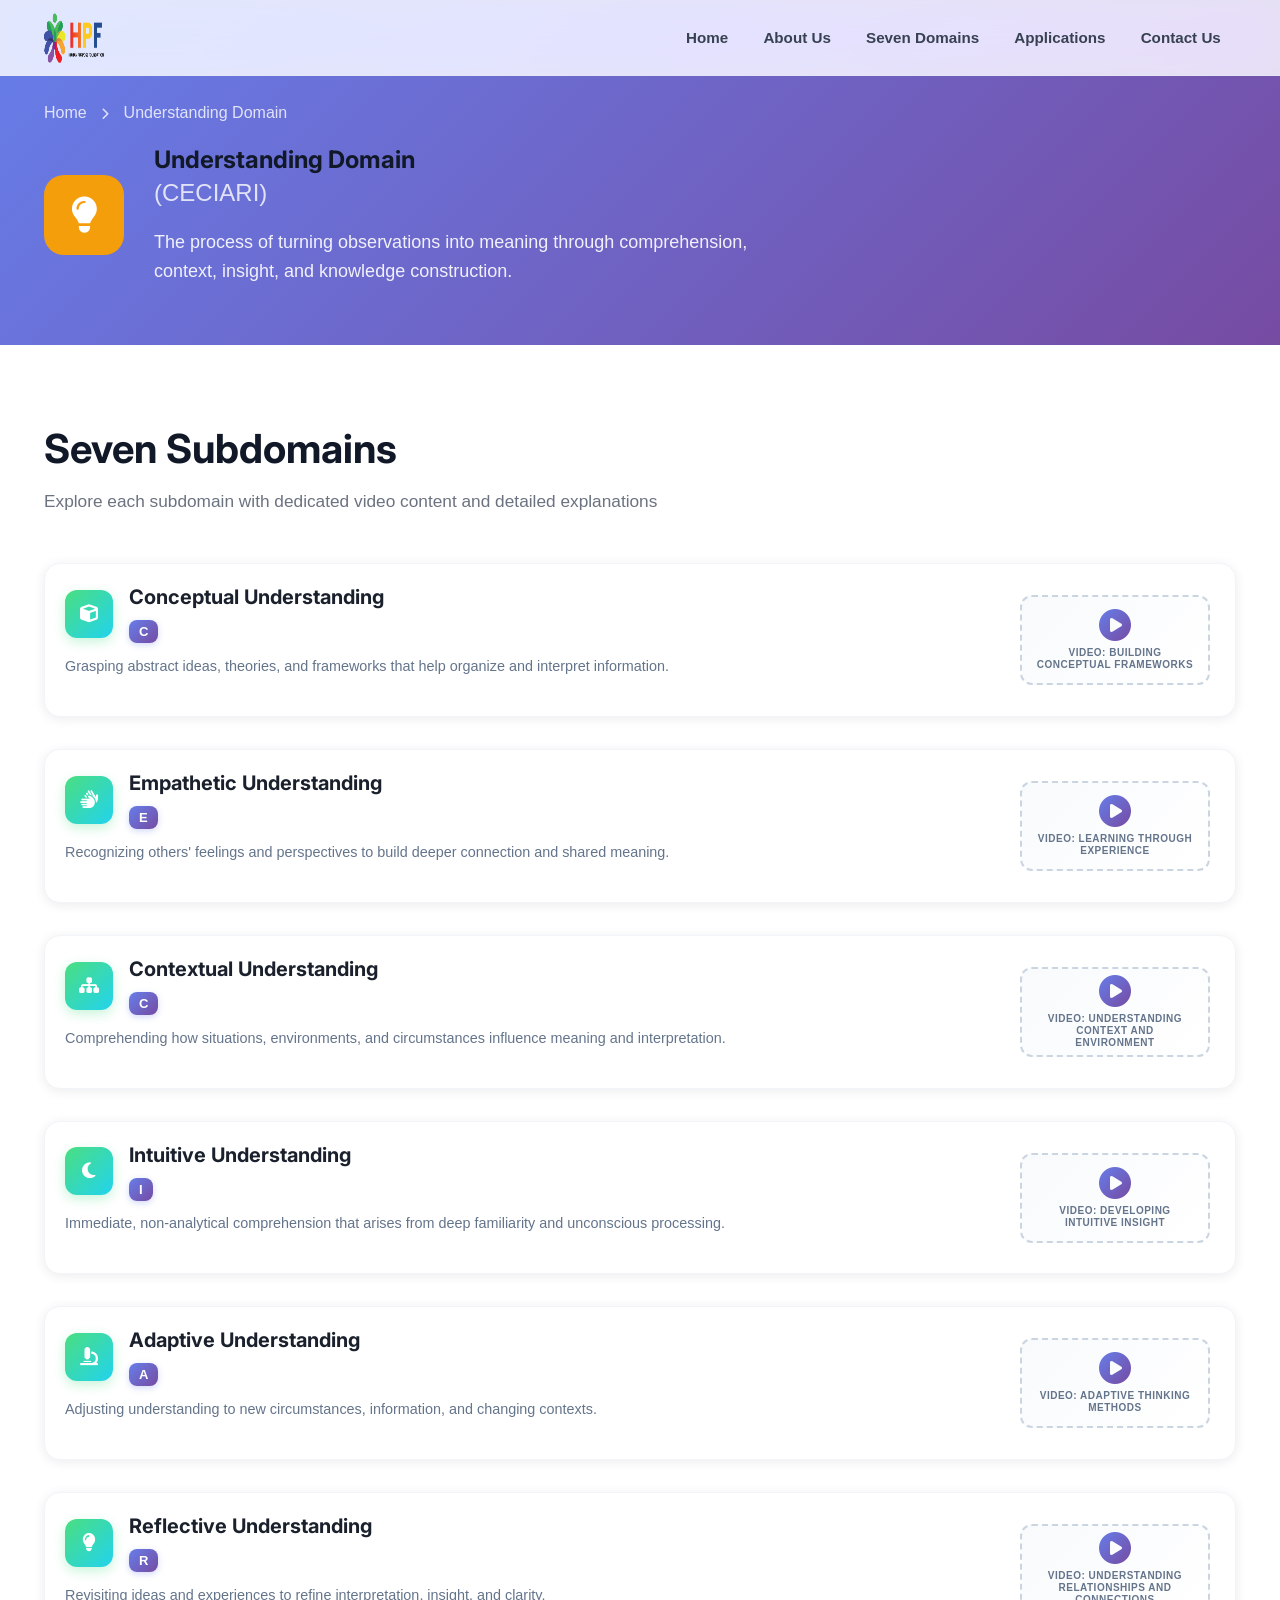
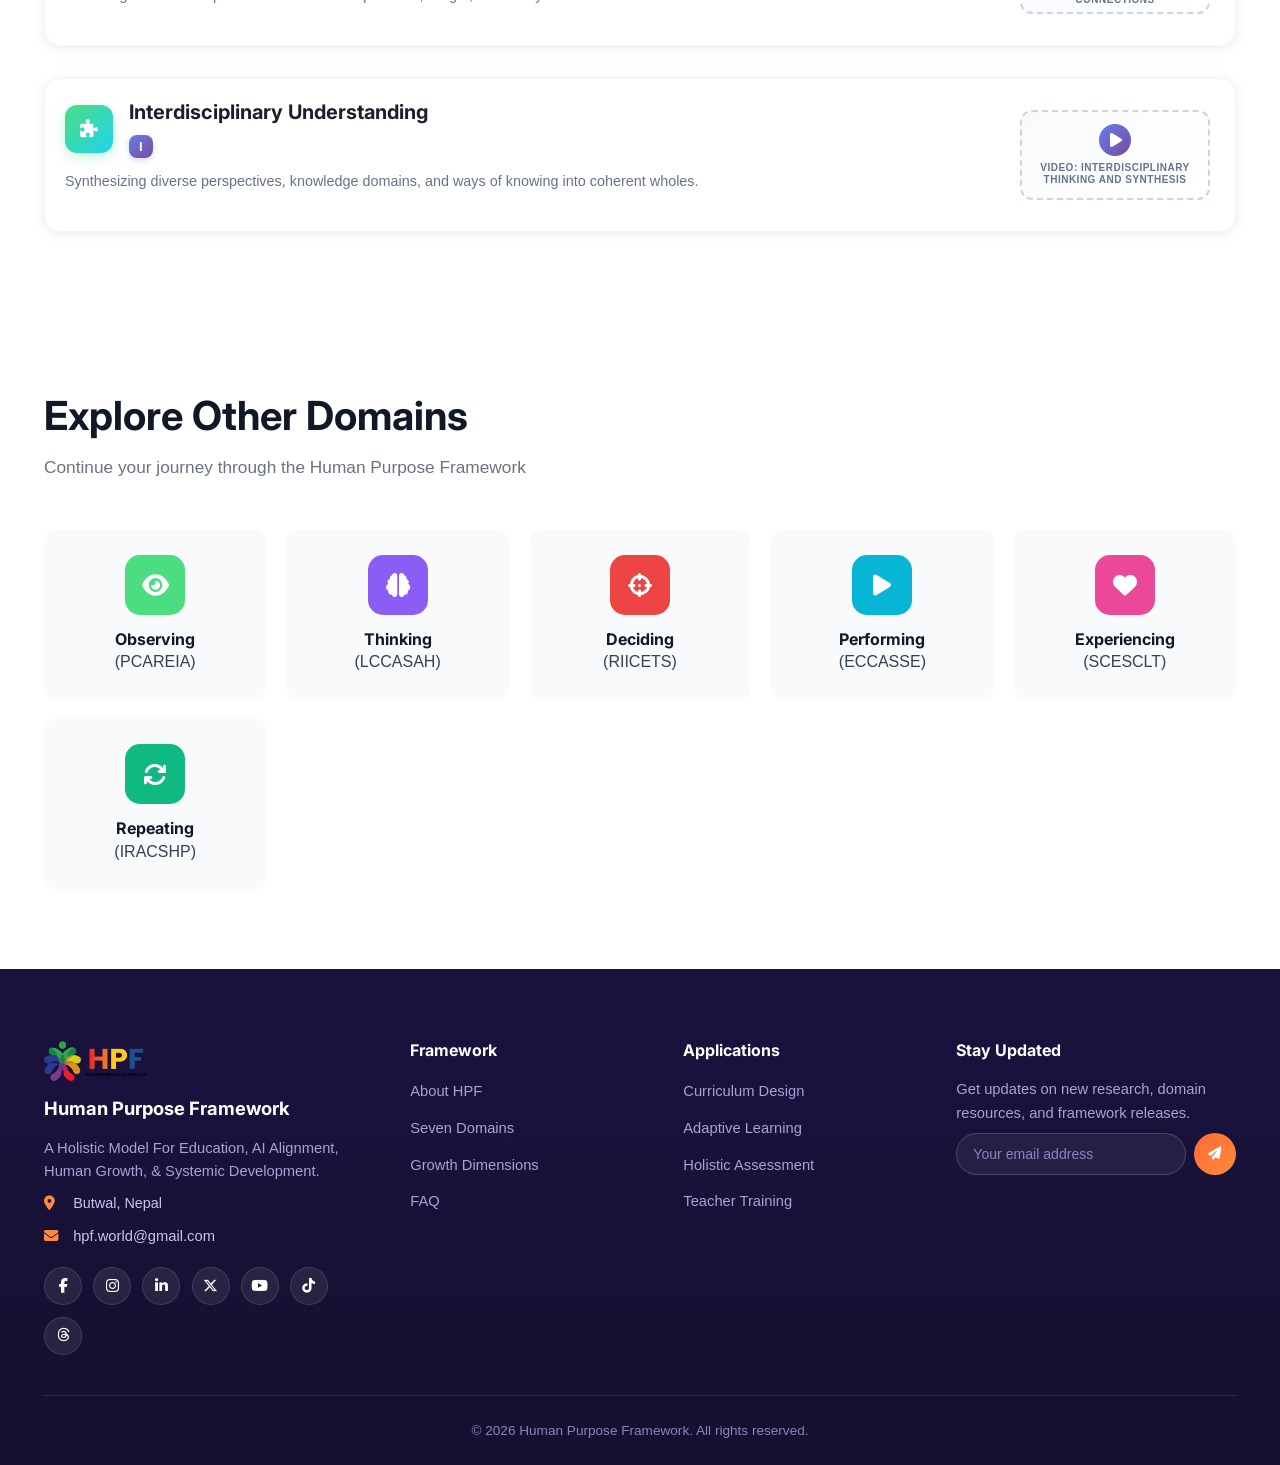
<file: domains/2_understanding.html>
<!DOCTYPE html>
<html lang="en">
<head>
    <meta charset="UTF-8">
    <meta name="viewport" content="width=device-width, initial-scale=1.0">
    <title>Understanding Domain | Meaning & Insight</title>
    <meta name="description" content="Explore the Understanding Domain in Human Purpose Framework, where observations become meaning through insight, context, and knowledge building.">
    <link rel="canonical" href="https://hpf.world/domains/2_understanding.html">
    <meta property="og:title" content="Understanding Domain | Meaning & Insight">
    <meta property="og:description" content="Learn how the Understanding Domain turns observations into meaning, context, and knowledge in HPF.">
    <meta property="og:url" content="https://hpf.world/domains/2_understanding.html">
    <meta name="twitter:title" content="Understanding Domain | Meaning & Insight">
    <meta name="twitter:description" content="Explore meaning-making, insight, and knowledge construction in the Understanding Domain of HPF.">
    <link rel="stylesheet" href="../styles.css">
    <link rel="stylesheet" href="domain-styles.css">
    <link href="https://fonts.googleapis.com/css2?family=Inter:wght@300;400;500;600;700&display=swap" rel="stylesheet">
    <link rel="stylesheet" href="https://cdnjs.cloudflare.com/ajax/libs/font-awesome/6.5.0/css/all.min.css">
</head>
<body>
    <!-- Navigation -->
    <nav class="navbar">
        <div class="nav-container">
            <div class="nav-logo">
                <a href="../index.html" class="logo-link">
                    <img src="../images/LogoHPF.png" alt="Human Purpose Framework Logo" class="logo-image">
                </a>
            </div>
            <ul class="nav-menu">
                <li><a href="../index.html" class="nav-link">Home</a></li>
                <li><a href="../index.html#about" class="nav-link">About Us</a></li>
                <li><a href="../index.html#domains" class="nav-link">Seven Domains</a></li>
                <li><a href="../index.html#applications" class="nav-link">Applications</a></li>
                <li><a href="../index.html#contact" class="nav-link">Contact Us</a></li>
            </ul>
            <div class="hamburger">
                <span class="bar"></span>
                <span class="bar"></span>
                <span class="bar"></span>
            </div>
        </div>
    </nav>

    <!-- Domain Hero -->
    <section class="domain-hero">
        <div class="container">
            <div class="domain-hero-content">
                <div class="breadcrumb">
                    <a href="../index.html">Home</a>
                    <i class="fas fa-chevron-right"></i>
                    <span>Understanding Domain</span>
                </div>
                <div class="domain-title">
                    <div class="domain-icon-large understanding-icon">
                        <i class="fas fa-lightbulb"></i>
                    </div>
                    <div>
                        <h1>Understanding Domain</h1>
                        <span class="domain-code-large">(CECIARI)</span>
                        <p class="domain-hero-desc">The process of turning observations into meaning through comprehension, context, insight, and knowledge construction.</p>
                    </div>
                </div>
            </div>
        </div>
    </section>

    <!-- Growth Dimensions Chart -->
    <!-- <section class="growth-dimensions">
        <div class="container">
            <div class="section-header">
                <h2>Growth Dimensions Chart</h2>
                <p>Visualize how each subdomain develops across the five key human dimensions</p>
            </div>
            
            <div class="dimensions-chart">
                <div class="chart-legend">
                    <div class="legend-item" data-dimension="sensory">
                        <div class="legend-color sensory"></div>
                        <span>Sensory</span>
                    </div>
                    <div class="legend-item" data-dimension="cognitive">
                        <div class="legend-color cognitive"></div>
                        <span>Cognitive</span>
                    </div>
                    <div class="legend-item" data-dimension="emotional">
                        <div class="legend-color emotional"></div>
                        <span>Emotional</span>
                    </div>
                    <div class="legend-item" data-dimension="social">
                        <div class="legend-color social"></div>
                        <span>Social</span>
                    </div>
                    <div class="legend-item" data-dimension="spiritual">
                        <div class="legend-color spiritual"></div>
                        <span>Spiritual</span>
                    </div>
                </div>
                
                <div class="dimensions-grid">
                    <div class="dimension-row" data-subdomain="conceptual">
                        <div class="subdomain-name">Conceptual</div>
                        <div class="dimension-bar">
                            <div class="bar-fill sensory" data-dimension="sensory"></div>
                            <div class="bar-fill cognitive active" data-dimension="cognitive"></div>
                            <div class="bar-fill emotional" data-dimension="emotional"></div>
                            <div class="bar-fill social" data-dimension="social"></div>
                            <div class="bar-fill spiritual" data-dimension="spiritual"></div>
                        </div>
                    </div>
                    
                    <div class="dimension-row" data-subdomain="empathetic">
                        <div class="subdomain-name">Empathetic</div>
                        <div class="dimension-bar">
                            <div class="bar-fill sensory" data-dimension="sensory"></div>
                            <div class="bar-fill cognitive active" data-dimension="cognitive"></div>
                            <div class="bar-fill emotional active" data-dimension="emotional"></div>
                            <div class="bar-fill social active" data-dimension="social"></div>
                            <div class="bar-fill spiritual active" data-dimension="spiritual"></div>
                        </div>
                    </div>
                    
                    <div class="dimension-row" data-subdomain="contextual">
                        <div class="subdomain-name">Contextual</div>
                        <div class="dimension-bar">
                            <div class="bar-fill sensory active" data-dimension="sensory"></div>
                            <div class="bar-fill cognitive active" data-dimension="cognitive"></div>
                            <div class="bar-fill emotional active" data-dimension="emotional"></div>
                            <div class="bar-fill social active" data-dimension="social"></div>
                            <div class="bar-fill spiritual" data-dimension="spiritual"></div>
                        </div>
                    </div>
                    
                    <div class="dimension-row" data-subdomain="intuitive">
                        <div class="subdomain-name">Intuitive</div>
                        <div class="dimension-bar">
                            <div class="bar-fill sensory active" data-dimension="sensory"></div>
                            <div class="bar-fill cognitive active" data-dimension="cognitive"></div>
                            <div class="bar-fill emotional active" data-dimension="emotional"></div>
                            <div class="bar-fill social" data-dimension="social"></div>
                            <div class="bar-fill spiritual active" data-dimension="spiritual"></div>
                        </div>
                    </div>
                    
                    <div class="dimension-row" data-subdomain="adaptive">
                        <div class="subdomain-name">Adaptive</div>
                        <div class="dimension-bar">
                            <div class="bar-fill sensory active" data-dimension="sensory"></div>
                            <div class="bar-fill cognitive active" data-dimension="cognitive"></div>
                            <div class="bar-fill emotional active" data-dimension="emotional"></div>
                            <div class="bar-fill social active" data-dimension="social"></div>
                            <div class="bar-fill spiritual active" data-dimension="spiritual"></div>
                        </div>
                    </div>
                    
                    <div class="dimension-row" data-subdomain="reflective-understanding">
                        <div class="subdomain-name">Reflective</div>
                        <div class="dimension-bar">
                            <div class="bar-fill sensory" data-dimension="sensory"></div>
                            <div class="bar-fill cognitive active" data-dimension="cognitive"></div>
                            <div class="bar-fill emotional active" data-dimension="emotional"></div>
                            <div class="bar-fill social " data-dimension="social"></div>
                            <div class="bar-fill spiritual active" data-dimension="spiritual"></div>
                        </div>
                    </div>
                    
                    <div class="dimension-row" data-subdomain="interdisciplinary">
                        <div class="subdomain-name">Interdisciplinary</div>
                        <div class="dimension-bar">
                            <div class="bar-fill sensory active" data-dimension="sensory"></div>
                            <div class="bar-fill cognitive active" data-dimension="cognitive"></div>
                            <div class="bar-fill emotional" data-dimension="emotional"></div>
                            <div class="bar-fill social active" data-dimension="social"></div>
                            <div class="bar-fill spiritual active" data-dimension="spiritual"></div>
                        </div>
                    </div>
                </div>
            </div>
        </div>
    </section> -->

    <!-- Subdomains with Videos -->
    <section class="subdomains">
        <div class="container">
            <div class="section-header">
                <h2>Seven Subdomains</h2>
                <p>Explore each subdomain with dedicated video content and detailed explanations</p>
            </div>
            
            <div class="subdomains-grid">
                <!-- Conceptual Understanding -->
                <div class="subdomain-card">
                    <div class="subdomain-header">
                        <div class="subdomain-icon understanding-icon">
                            <i class="fas fa-cube"></i>
                        </div>
                        <div class="subdomain-info">
                            <h3>Conceptual Understanding</h3>
                            <span class="subdomain-letter">C</span>
                        </div>
                    </div>
                    <p class="subdomain-description">Grasping abstract ideas, theories, and frameworks that help organize and interpret information.</p>
                    
                    <div class="video-container">
                        <div class="video-placeholder" onclick="playVideo('conceptual')">
                            <i class="fas fa-play-circle"></i>
                            <span>Video: Building Conceptual Frameworks</span>
                        </div>
                    </div>
                    
                    <!-- <div class="subdomain-dimensions">
                        <span class="dimension-tag cognitive" onclick="showDimensionInfo('cognitive')">Cognitive</span>
                        <span class="dimension-tag spiritual" onclick="showDimensionInfo('spiritual')">Spiritual</span>
                    </div> -->
                </div>

                <!-- Empathetic Understanding -->
                <div class="subdomain-card">
                    <div class="subdomain-header">
                        <div class="subdomain-icon understanding-icon">
                            <i class="fas fa-hands"></i>
                        </div>
                        <div class="subdomain-info">
                            <h3>Empathetic Understanding</h3>
                            <span class="subdomain-letter">E</span>
                        </div>
                    </div>
                    <p class="subdomain-description">Recognizing others' feelings and perspectives to build deeper connection and shared meaning.</p>
                    
                    <div class="video-container">
                        <div class="video-placeholder" onclick="playVideo('empathetic')">
                            <i class="fas fa-play-circle"></i>
                            <span>Video: Learning Through Experience</span>
                        </div>
                    </div>
                    
                    <!-- <div class="subdomain-dimensions">
                        <span class="dimension-tag sensory" onclick="showDimensionInfo('sensory')">Sensory</span>
                        <span class="dimension-tag cognitive" onclick="showDimensionInfo('cognitive')">Cognitive</span>
                        <span class="dimension-tag emotional" onclick="showDimensionInfo('emotional')">Emotional</span>
                        <span class="dimension-tag social" onclick="showDimensionInfo('social')">Social</span>
                        <span class="dimension-tag spiritual" onclick="showDimensionInfo('spiritual')">Spiritual</span>
                    </div> -->
                </div>

                <!-- Contextual Understanding -->
                <div class="subdomain-card">
                    <div class="subdomain-header">
                        <div class="subdomain-icon understanding-icon">
                            <i class="fas fa-sitemap"></i>
                        </div>
                        <div class="subdomain-info">
                            <h3>Contextual Understanding</h3>
                            <span class="subdomain-letter">C</span>
                        </div>
                    </div>
                    <p class="subdomain-description">Comprehending how situations, environments, and circumstances influence meaning and interpretation.</p>
                    
                    <div class="video-container">
                        <div class="video-placeholder" onclick="playVideo('contextual')">
                            <i class="fas fa-play-circle"></i>
                            <span>Video: Understanding Context and Environment</span>
                        </div>
                    </div>
                    
                    <!-- <div class="subdomain-dimensions">
                        <span class="dimension-tag sensory" onclick="showDimensionInfo('sensory')">Sensory</span>
                        <span class="dimension-tag cognitive" onclick="showDimensionInfo('cognitive')">Cognitive</span>
                        <span class="dimension-tag social" onclick="showDimensionInfo('social')">Social</span>
                    </div> -->
                </div>

                <!-- Intuitive Understanding -->
                <div class="subdomain-card">
                    <div class="subdomain-header">
                        <div class="subdomain-icon understanding-icon">
                            <i class="fas fa-moon"></i>
                        </div>
                        <div class="subdomain-info">
                            <h3>Intuitive Understanding</h3>
                            <span class="subdomain-letter">I</span>
                        </div>
                    </div>
                    <p class="subdomain-description">Immediate, non-analytical comprehension that arises from deep familiarity and unconscious processing.</p>
                    
                    <div class="video-container">
                        <div class="video-placeholder" onclick="playVideo('intuitive')">
                            <i class="fas fa-play-circle"></i>
                            <span>Video: Developing Intuitive Insight</span>
                        </div>
                    </div>
                    
                    <!-- <div class="subdomain-dimensions">
                        <span class="dimension-tag sensory" onclick="showDimensionInfo('sensory')">Sensory</span>
                        <span class="dimension-tag cognitive" onclick="showDimensionInfo('cognitive')">Cognitive</span>
                        <span class="dimension-tag emotional" onclick="showDimensionInfo('emotional')">Emotional</span>
                        <span class="dimension-tag spiritual" onclick="showDimensionInfo('spiritual')">Spiritual</span>
                    </div> -->
                </div>

                <!-- Adaptive Understanding -->
                <div class="subdomain-card">
                    <div class="subdomain-header">
                        <div class="subdomain-icon understanding-icon">
                            <i class="fas fa-microscope"></i>
                        </div>
                        <div class="subdomain-info">
                            <h3>Adaptive Understanding</h3>
                            <span class="subdomain-letter">A</span>
                        </div>
                    </div>
                    <p class="subdomain-description">Adjusting understanding to new circumstances, information, and changing contexts.</p>
                    
                    <div class="video-container">
                        <div class="video-placeholder" onclick="playVideo('adaptive')">
                            <i class="fas fa-play-circle"></i>
                            <span>Video: Adaptive Thinking Methods</span>
                        </div>
                    </div>
                    
                    <!-- <div class="subdomain-dimensions">
                        <span class="dimension-tag cognitive" onclick="showDimensionInfo('cognitive')">Cognitive</span>
                    </div> -->
                </div>

                <!-- Reflective Understanding -->
                <div class="subdomain-card">
                    <div class="subdomain-header">
                        <div class="subdomain-icon understanding-icon">
                            <i class="fas fa-lightbulb"></i>
                        </div>
                        <div class="subdomain-info">
                            <h3>Reflective Understanding</h3>
                            <span class="subdomain-letter">R</span>
                        </div>
                    </div>
                    <p class="subdomain-description">Revisiting ideas and experiences to refine interpretation, insight, and clarity.</p>
                    
                    <div class="video-container">
                        <div class="video-placeholder" onclick="playVideo('reflective-understanding')">
                            <i class="fas fa-play-circle"></i>
                            <span>Video: Understanding Relationships and Connections</span>
                        </div>
                    </div>
                    
                    <!-- <div class="subdomain-dimensions">
                        <span class="dimension-tag cognitive" onclick="showDimensionInfo('cognitive')">Cognitive</span>
                        <span class="dimension-tag emotional" onclick="showDimensionInfo('emotional')">Emotional</span>
                        <span class="dimension-tag social" onclick="showDimensionInfo('social')">Social</span>
                    </div> -->
                </div>

                <!-- Interdisciplinary Understanding -->
                <div class="subdomain-card">
                    <div class="subdomain-header">
                        <div class="subdomain-icon understanding-icon">
                            <i class="fas fa-puzzle-piece"></i>
                        </div>
                        <div class="subdomain-info">
                            <h3>Interdisciplinary Understanding</h3>
                            <span class="subdomain-letter">I</span>
                        </div>
                    </div>
                    <p class="subdomain-description">Synthesizing diverse perspectives, knowledge domains, and ways of knowing into coherent wholes.</p>
                    
                    <div class="video-container">
                        <div class="video-placeholder" onclick="playVideo('interdisciplinary')">
                            <i class="fas fa-play-circle"></i>
                            <span>Video: Interdisciplinary Thinking and Synthesis</span>
                        </div>
                    </div>
                    
                    <!-- <div class="subdomain-dimensions">
                        <span class="dimension-tag sensory" onclick="showDimensionInfo('sensory')">Sensory</span>
                        <span class="dimension-tag cognitive" onclick="showDimensionInfo('cognitive')">Cognitive</span>
                        <span class="dimension-tag emotional" onclick="showDimensionInfo('emotional')">Emotional</span>
                        <span class="dimension-tag social" onclick="showDimensionInfo('social')">Social</span>
                        <span class="dimension-tag spiritual" onclick="showDimensionInfo('spiritual')">Spiritual</span>
                    </div> -->
                </div>
            </div>
        </div>
    </section>

    <!-- Navigation to Other Domains -->
    <section class="domain-navigation">
        <div class="container">
            <div class="section-header">
                <h2>Explore Other Domains</h2>
                <p>Continue your journey through the Human Purpose Framework</p>
            </div>
            
            <div class="nav-domains">
                <a href="1_observing.html" class="nav-domain-card">
                    <div class="nav-domain-icon observing-icon">
                        <i class="fas fa-eye"></i>
                    </div>
                    <h4>Observing</h4>
                    <span>(PCAREIA)</span>
                </a>
                <a href="3_thinking.html" class="nav-domain-card">
                    <div class="nav-domain-icon thinking-icon">
                        <i class="fas fa-brain"></i>
                    </div>
                    <h4>Thinking</h4>
                    <span>(LCCASAH)</span>
                </a>
                <a href="4_deciding.html" class="nav-domain-card">
                    <div class="nav-domain-icon deciding-icon">
                        <i class="fas fa-crosshairs"></i>
                    </div>
                    <h4>Deciding</h4>
                    <span>(RIICETS)</span>
                </a>
                <a href="5_performing.html" class="nav-domain-card">
                    <div class="nav-domain-icon performing-icon">
                        <i class="fas fa-play"></i>
                    </div>
                    <h4>Performing</h4>
                    <span>(ECCASSE)</span>
                </a>
                <a href="6_experiencing.html" class="nav-domain-card">
                    <div class="nav-domain-icon experiencing-icon">
                        <i class="fas fa-heart"></i>
                    </div>
                    <h4>Experiencing</h4>
                    <span>(SCESCLT)</span>
                </a>
                <a href="7_repeating.html" class="nav-domain-card">
                    <div class="nav-domain-icon repeating-icon">
                        <i class="fas fa-sync"></i>
                    </div>
                    <h4>Repeating</h4>
                    <span>(IRACSHP)</span>
                </a>
            </div>
        </div>
    </section>

    <footer class="footer" id="contact">
        <div class="container">
            <div class="footer-content">
                <div class="footer-section">
                    <img src="../images/LogoHPF.png" alt="Human Purpose Framework logo" class="footer-logo-image" loading="lazy" decoding="async" width="40" height="40" onerror="this.style.display='none'">
                    <h3>Human Purpose Framework</h3>
                    <p>A Holistic Model For Education, AI Alignment, Human Growth, &amp; Systemic Development.</p>
                    <div class="connect-item">
                        <i class="fa-solid fa-location-dot" aria-hidden="true"></i>
                        <span>Butwal, Nepal</span>
                    </div>
                    <div class="connect-item">
                        <i class="fa-solid fa-envelope" aria-hidden="true"></i>
                        <a href="mailto:hpf.world@gmail.com">hpf.world@gmail.com</a>
                    </div>
                    <div class="social-links-footer">
                        <a href="https://www.facebook.com/profile.php?id=61581930064162" target="_blank" rel="noopener noreferrer" title="Facebook"><i class="fa-brands fa-facebook-f" aria-hidden="true"></i></a>
                        <a href="https://www.instagram.com/hpf.world" target="_blank" rel="noopener noreferrer" title="Instagram"><i class="fa-brands fa-instagram" aria-hidden="true"></i></a>
                        <a href="https://www.linkedin.com/company/hpf-world" target="_blank" rel="noopener noreferrer" title="LinkedIn"><i class="fa-brands fa-linkedin-in" aria-hidden="true"></i></a>
                        <a href="https://x.com/HPFWORLD" target="_blank" rel="noopener noreferrer" title="X"><i class="fa-brands fa-x-twitter" aria-hidden="true"></i></a>
                        <a href="https://youtube.com/@HPFworld" target="_blank" rel="noopener noreferrer" title="YouTube"><i class="fa-brands fa-youtube" aria-hidden="true"></i></a>
                        <a href="https://tiktok.com/@hpfworld" target="_blank" rel="noopener noreferrer" title="TikTok"><i class="fa-brands fa-tiktok" aria-hidden="true"></i></a>
                        <a href="https://threads.com/@hpf.world" target="_blank" rel="noopener noreferrer" title="Threads"><i class="fa-brands fa-threads" aria-hidden="true"></i></a>
                    </div>
                </div>
                <div class="footer-section">
                    <h4>Framework</h4>
                    <ul>
                        <li><a href="../index.html#about">About HPF</a></li>
                        <li><a href="../index.html#domains">Seven Domains</a></li>
                        <li><a href="../index.html#dimensions">Growth Dimensions</a></li>
                        <li><a href="../index.html#faq">FAQ</a></li>
                    </ul>
                </div>
                <div class="footer-section">
                    <h4>Applications</h4>
                    <ul>
                        <li><a href="../index.html#applications">Curriculum Design</a></li>
                        <li><a href="../index.html#applications">Adaptive Learning</a></li>
                        <li><a href="../index.html#applications">Holistic Assessment</a></li>
                        <li><a href="../index.html#applications">Teacher Training</a></li>
                    </ul>
                </div>
                <div class="footer-section">
                    <h4>Stay Updated</h4>
                    <p>Get updates on new research, domain resources, and framework releases.</p>
                    <form class="newsletter-form" onsubmit="return false;">
                        <label for="newsletterEmail" class="sr-only" style="position:absolute;left:-9999px;">Email address</label>
                        <input type="email" id="newsletterEmail" placeholder="Your email address" required>
                        <button type="submit" aria-label="Subscribe"><i class="fas fa-paper-plane" aria-hidden="true"></i></button>
                    </form>
                </div>
            </div>
            <div class="footer-bottom">
                <p>&copy; 2026 Human Purpose Framework. All rights reserved.</p>
            </div>
        </div>
    </footer>

    <!-- Video Modal -->
    <div id="videoModal" class="modal">
        <div class="modal-content">
            <span class="close">&times;</span>
            <div class="modal-video">
                <iframe id="modalVideo" width="100%" height="400" frameborder="0" allowfullscreen></iframe>
            </div>
        </div>
    </div>

    <!-- Dimension Info Modal -->
    <div id="dimensionModal" class="modal">
        <div class="modal-content">
            <span class="close">&times;</span>
            <div id="dimensionContent">
                <!-- Content will be populated by JavaScript -->
            </div>
        </div>
    </div>

    <script src="../script.js"></script>
    <script src="domain-script.js"></script>
</body>
</html>
</file>
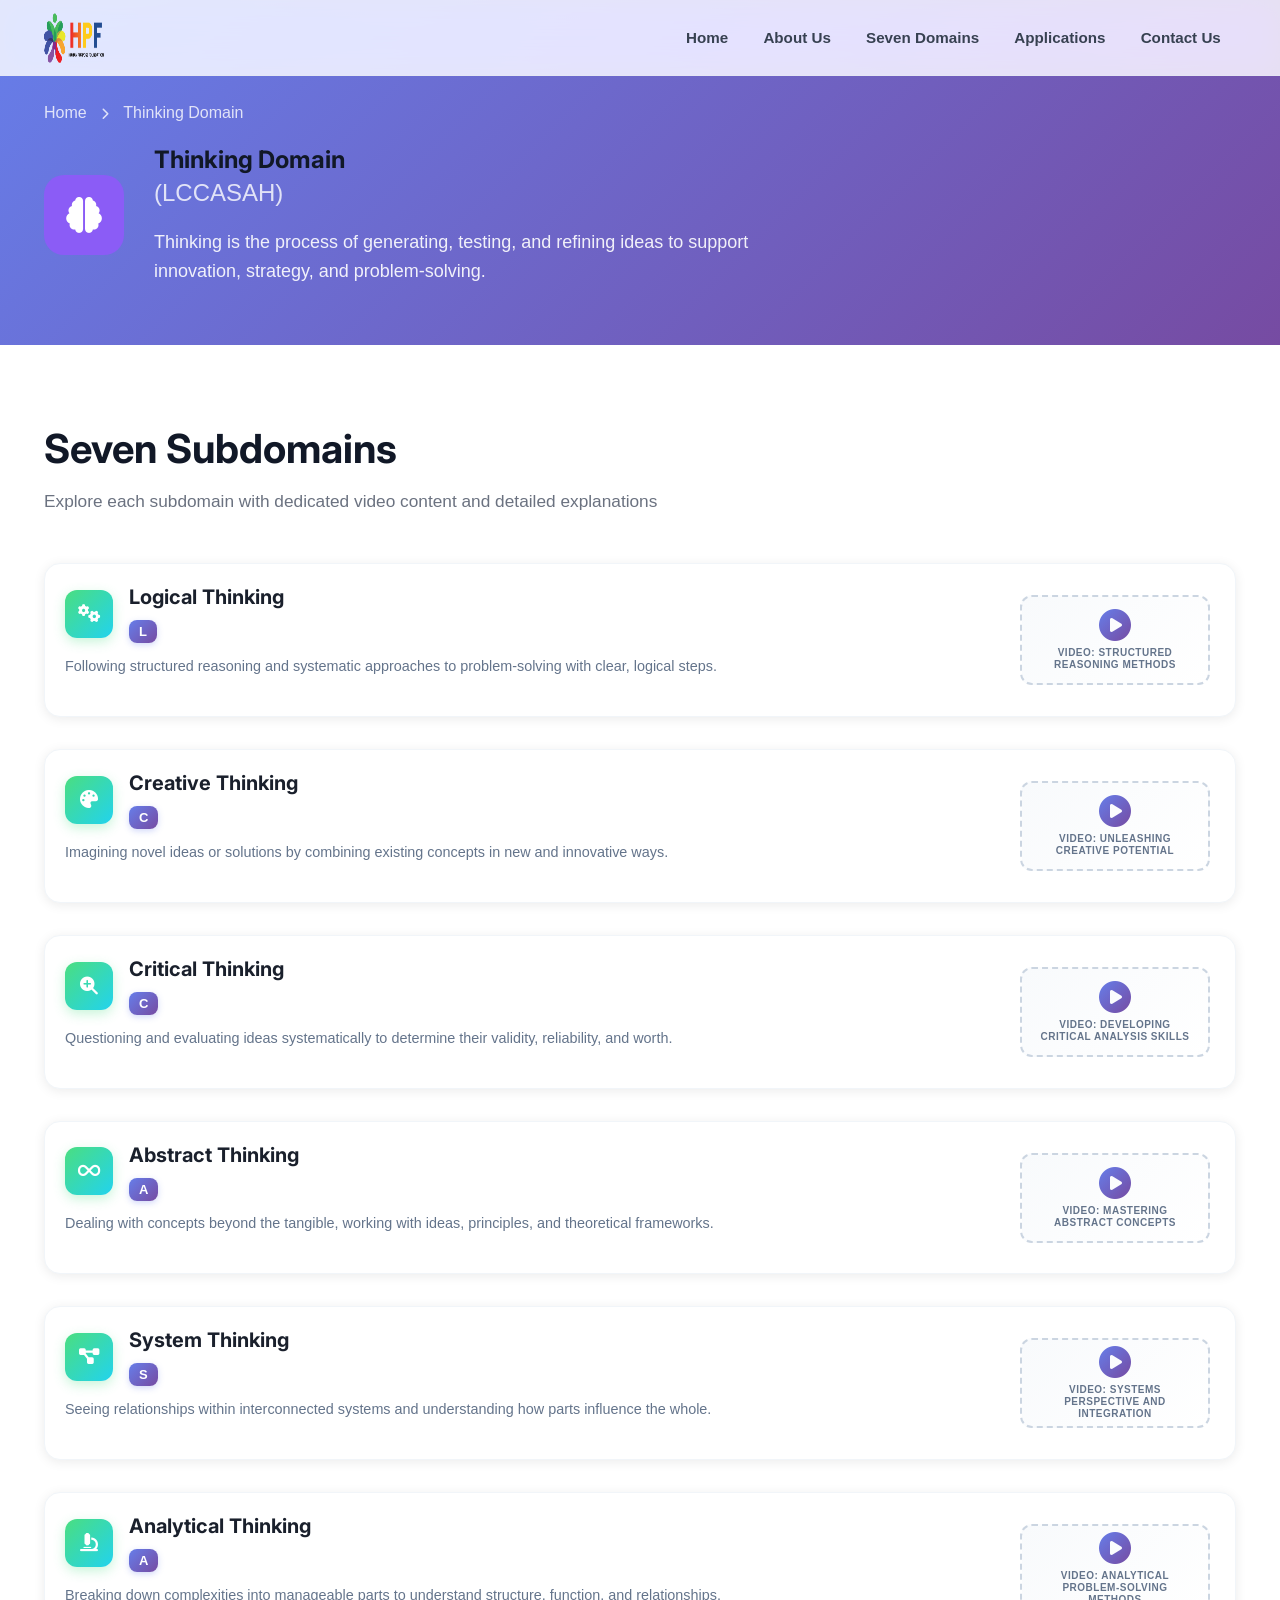
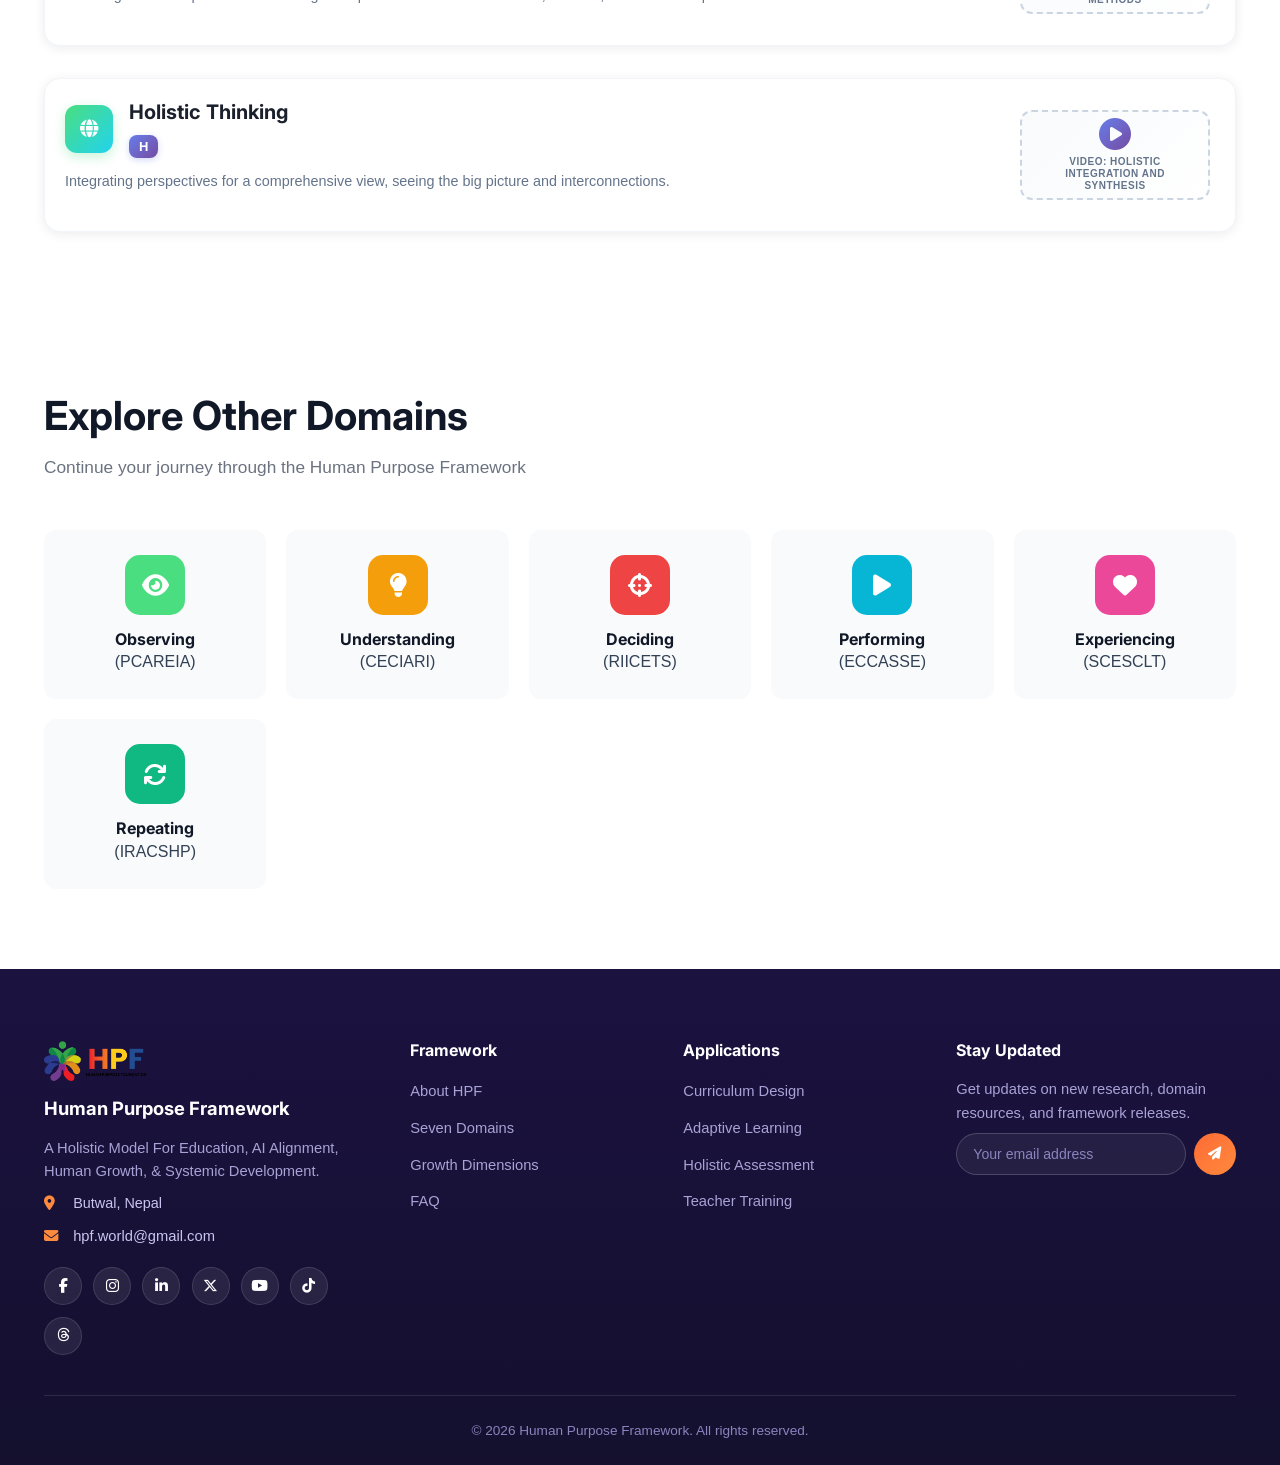
<file: domains/3_thinking.html>
<!DOCTYPE html>
<html lang="en">
<head>
    <meta charset="UTF-8">
    <meta name="viewport" content="width=device-width, initial-scale=1.0">
    <title>Thinking Domain | Critical Thinking & Creativity</title>
    <meta name="description" content="Explore the Thinking Domain in Human Purpose Framework, covering critical thinking, creativity, analysis, and problem-solving for better decisions.">
    <link rel="canonical" href="https://hpf.world/domains/3_thinking.html">
    <meta property="og:title" content="Thinking Domain | Critical Thinking & Creativity">
    <meta property="og:description" content="Learn how the Thinking Domain supports analysis, creativity, and problem-solving in HPF.">
    <meta property="og:url" content="https://hpf.world/domains/3_thinking.html">
    <meta name="twitter:title" content="Thinking Domain | Critical Thinking & Creativity">
    <meta name="twitter:description" content="Explore analysis, creativity, and problem-solving in the Thinking Domain of HPF.">
    
    <!-- Preload critical resources -->
    <link rel="preload" href="../styles.css" as="style">
    <link rel="preload" href="domain-styles.css" as="style">
    <link rel="preload" href="https://fonts.googleapis.com/css2?family=Inter:wght@300;400;500;600;700&display=swap" as="style">
    
    <!-- Load CSS files -->
    <link rel="stylesheet" href="../styles.css">
    <link rel="stylesheet" href="domain-styles.css">
    <link href="https://fonts.googleapis.com/css2?family=Inter:wght@300;400;500;600;700&display=swap" rel="stylesheet">
    <link rel="stylesheet" href="https://cdnjs.cloudflare.com/ajax/libs/font-awesome/6.5.0/css/all.min.css">
</head>
<body>
    <!-- Navigation -->
    <nav class="navbar">
        <div class="nav-container">
            <div class="nav-logo">
                <a href="../index.html" class="logo-link">
                    <img src="../images/LogoHPF.png" alt="Human Purpose Framework Logo" class="logo-image">
                </a>
            </div>
            <ul class="nav-menu">
                <li><a href="../index.html" class="nav-link">Home</a></li>
                <li><a href="../index.html#about" class="nav-link">About Us</a></li>
                <li><a href="../index.html#domains" class="nav-link">Seven Domains</a></li>
                <li><a href="../index.html#applications" class="nav-link">Applications</a></li>
                <li><a href="../index.html#contact" class="nav-link">Contact Us</a></li>
            </ul>
            <div class="hamburger">
                <span class="bar"></span>
                <span class="bar"></span>
                <span class="bar"></span>
            </div>
        </div>
    </nav>

    <!-- Domain Hero -->
    <section class="domain-hero">
        <div class="container">
            <div class="domain-hero-content">
                <div class="breadcrumb">
                    <a href="../index.html">Home</a>
                    <i class="fas fa-chevron-right"></i>
                    <span>Thinking Domain</span>
                </div>
                <div class="domain-title">
                    <div class="domain-icon-large thinking-icon">
                        <i class="fas fa-brain"></i>
                    </div>
                    <div>
                        <h1>Thinking Domain</h1>
                        <span class="domain-code-large">(LCCASAH)</span>
                        <p class="domain-hero-desc">Thinking is the process of generating, testing, and refining ideas to support innovation, strategy, and problem-solving.</p>
                    </div>
                </div>
            </div>
        </div>
    </section>

    <!-- Growth Dimensions Chart -->
    <!-- <section class="growth-dimensions">
        <div class="container">
            <div class="section-header">
                <h2>Growth Dimensions Chart</h2>
                <p>Visualize how each subdomain develops across the five key human dimensions</p>
            </div>
            
            <div class="dimensions-chart">
                <div class="chart-legend">
                    <div class="legend-item" data-dimension="sensory">
                        <div class="legend-color sensory"></div>
                        <span>Sensory</span>
                    </div>
                    <div class="legend-item" data-dimension="cognitive">
                        <div class="legend-color cognitive"></div>
                        <span>Cognitive</span>
                    </div>
                    <div class="legend-item" data-dimension="emotional">
                        <div class="legend-color emotional"></div>
                        <span>Emotional</span>
                    </div>
                    <div class="legend-item" data-dimension="social">
                        <div class="legend-color social"></div>
                        <span>Social</span>
                    </div>
                    <div class="legend-item" data-dimension="spiritual">
                        <div class="legend-color spiritual"></div>
                        <span>Spiritual</span>
                    </div>
                </div>
                
                <div class="dimensions-grid">
                    <div class="dimension-row" data-subdomain="logical">
                        <div class="subdomain-name">Logical</div>
                        <div class="dimension-bar">
                            <div class="bar-fill sensory" data-dimension="sensory"></div>
                            <div class="bar-fill cognitive active" data-dimension="cognitive"></div>
                            <div class="bar-fill emotional" data-dimension="emotional"></div>
                            <div class="bar-fill social" data-dimension="social"></div>
                            <div class="bar-fill spiritual" data-dimension="spiritual"></div>
                        </div>
                    </div>
                    
                    <div class="dimension-row" data-subdomain="creative">
                        <div class="subdomain-name">Creative</div>
                        <div class="dimension-bar">
                            <div class="bar-fill sensory active" data-dimension="sensory"></div>
                            <div class="bar-fill cognitive active" data-dimension="cognitive"></div>
                            <div class="bar-fill emotional active" data-dimension="emotional"></div>
                            <div class="bar-fill social active" data-dimension="social"></div>
                            <div class="bar-fill spiritual active" data-dimension="spiritual"></div>
                        </div>
                    </div>
                    
                    <div class="dimension-row" data-subdomain="critical">
                        <div class="subdomain-name">Critical</div>
                        <div class="dimension-bar">
                            <div class="bar-fill sensory" data-dimension="sensory"></div>
                            <div class="bar-fill cognitive active" data-dimension="cognitive"></div>
                            <div class="bar-fill emotional" data-dimension="emotional"></div>
                            <div class="bar-fill social" data-dimension="social"></div>
                            <div class="bar-fill spiritual" data-dimension="spiritual"></div>
                        </div>
                    </div>
                    
                    <div class="dimension-row" data-subdomain="abstract">
                        <div class="subdomain-name">Abstract</div>
                        <div class="dimension-bar">
                            <div class="bar-fill sensory" data-dimension="sensory"></div>
                            <div class="bar-fill cognitive active" data-dimension="cognitive"></div>
                            <div class="bar-fill emotional" data-dimension="emotional"></div>
                            <div class="bar-fill social" data-dimension="social"></div>
                            <div class="bar-fill spiritual active" data-dimension="spiritual"></div>
                        </div>
                    </div>
                    
                    <div class="dimension-row" data-subdomain="system">
                        <div class="subdomain-name">System</div>
                        <div class="dimension-bar">
                            <div class="bar-fill sensory active" data-dimension="sensory"></div>
                            <div class="bar-fill cognitive active" data-dimension="cognitive"></div>
                            <div class="bar-fill emotional" data-dimension="emotional"></div>
                            <div class="bar-fill social active" data-dimension="social"></div>
                            <div class="bar-fill spiritual" data-dimension="spiritual"></div>
                        </div>
                    </div>
                    
                    <div class="dimension-row" data-subdomain="analytical">
                        <div class="subdomain-name">Analytical</div>
                        <div class="dimension-bar">
                            <div class="bar-fill sensory" data-dimension="sensory"></div>
                            <div class="bar-fill cognitive active" data-dimension="cognitive"></div>
                            <div class="bar-fill emotional" data-dimension="emotional"></div>
                            <div class="bar-fill social" data-dimension="social"></div>
                            <div class="bar-fill spiritual" data-dimension="spiritual"></div>
                        </div>
                    </div>
                    
                    <div class="dimension-row" data-subdomain="holistic">
                        <div class="subdomain-name">Holistic</div>
                        <div class="dimension-bar">
                            <div class="bar-fill sensory active" data-dimension="sensory"></div>
                            <div class="bar-fill cognitive active" data-dimension="cognitive"></div>
                            <div class="bar-fill emotional active" data-dimension="emotional"></div>
                            <div class="bar-fill social active" data-dimension="social"></div>
                            <div class="bar-fill spiritual active" data-dimension="spiritual"></div>
                        </div>
                    </div>
                </div>
            </div>
        </div>
    </section> -->

    <!-- Subdomains with Videos -->
    <section class="subdomains">
        <div class="container">
            <div class="section-header">
                <h2>Seven Subdomains</h2>
                <p>Explore each subdomain with dedicated video content and detailed explanations</p>
            </div>
            
            <div class="subdomains-grid">
                <!-- Logical Thinking -->
                <div class="subdomain-card">
                    <div class="subdomain-header">
                        <div class="subdomain-icon thinking-icon">
                            <i class="fas fa-cogs"></i>
                        </div>
                        <div class="subdomain-info">
                            <h3>Logical Thinking</h3>
                            <span class="subdomain-letter">L</span>
                        </div>
                    </div>
                    <p class="subdomain-description">Following structured reasoning and systematic approaches to problem-solving with clear, logical steps.</p>
                    
                    <div class="video-container">
                        <div class="video-placeholder" onclick="playVideo('logical')">
                            <i class="fas fa-play-circle"></i>
                            <span>Video: Structured Reasoning Methods</span>
                        </div>
                    </div>
                    
                    <!-- <div class="subdomain-dimensions">
                        <span class="dimension-tag cognitive" onclick="showDimensionInfo('cognitive')">Cognitive</span>
                    </div> -->
                </div>

                <!-- Creative Thinking -->
                <div class="subdomain-card">
                    <div class="subdomain-header">
                        <div class="subdomain-icon thinking-icon">
                            <i class="fas fa-palette"></i>
                        </div>
                        <div class="subdomain-info">
                            <h3>Creative Thinking</h3>
                            <span class="subdomain-letter">C</span>
                        </div>
                    </div>
                    <p class="subdomain-description">Imagining novel ideas or solutions by combining existing concepts in new and innovative ways.</p>
                    
                    <div class="video-container">
                        <div class="video-placeholder" onclick="playVideo('creative')">
                            <i class="fas fa-play-circle"></i>
                            <span>Video: Unleashing Creative Potential</span>
                        </div>
                    </div>
                    
                    <!-- <div class="subdomain-dimensions">
                        <span class="dimension-tag sensory" onclick="showDimensionInfo('sensory')">Sensory</span>
                        <span class="dimension-tag cognitive" onclick="showDimensionInfo('cognitive')">Cognitive</span>
                        <span class="dimension-tag emotional" onclick="showDimensionInfo('emotional')">Emotional</span>
                        <span class="dimension-tag social" onclick="showDimensionInfo('social')">Social</span>
                        <span class="dimension-tag spiritual" onclick="showDimensionInfo('spiritual')">Spiritual</span>
                    </div> -->
                </div>

                <!-- Critical Thinking -->
                <div class="subdomain-card">
                    <div class="subdomain-header">
                        <div class="subdomain-icon thinking-icon">
                            <i class="fas fa-search-plus"></i>
                        </div>
                        <div class="subdomain-info">
                            <h3>Critical Thinking</h3>
                            <span class="subdomain-letter">C</span>
                        </div>
                    </div>
                    <p class="subdomain-description">Questioning and evaluating ideas systematically to determine their validity, reliability, and worth.</p>
                    
                    <div class="video-container">
                        <div class="video-placeholder" onclick="playVideo('critical')">
                            <i class="fas fa-play-circle"></i>
                            <span>Video: Developing Critical Analysis Skills</span>
                        </div>
                    </div>
                    
                    <!-- <div class="subdomain-dimensions">
                        <span class="dimension-tag cognitive" onclick="showDimensionInfo('cognitive')">Cognitive</span>
                    </div> -->
                </div>

                <!-- Abstract Thinking -->
                <div class="subdomain-card">
                    <div class="subdomain-header">
                        <div class="subdomain-icon thinking-icon">
                            <i class="fas fa-infinity"></i>
                        </div>
                        <div class="subdomain-info">
                            <h3>Abstract Thinking</h3>
                            <span class="subdomain-letter">A</span>
                        </div>
                    </div>
                    <p class="subdomain-description">Dealing with concepts beyond the tangible, working with ideas, principles, and theoretical frameworks.</p>
                    
                    <div class="video-container">
                        <div class="video-placeholder" onclick="playVideo('abstract')">
                            <i class="fas fa-play-circle"></i>
                            <span>Video: Mastering Abstract Concepts</span>
                        </div>
                    </div>
                    
                    <!-- <div class="subdomain-dimensions">
                        <span class="dimension-tag cognitive" onclick="showDimensionInfo('cognitive')">Cognitive</span>
                        <span class="dimension-tag spiritual" onclick="showDimensionInfo('spiritual')">Spiritual</span>
                    </div> -->
                </div>

                <!-- System Thinking -->
                <div class="subdomain-card">
                    <div class="subdomain-header">
                        <div class="subdomain-icon thinking-icon">
                            <i class="fas fa-project-diagram"></i>
                        </div>
                        <div class="subdomain-info">
                            <h3>System Thinking</h3>
                            <span class="subdomain-letter">S</span>
                        </div>
                    </div>
                    <p class="subdomain-description">Seeing relationships within interconnected systems and understanding how parts influence the whole.</p>
                    
                    <div class="video-container">
                        <div class="video-placeholder" onclick="playVideo('systems')">
                            <i class="fas fa-play-circle"></i>
                            <span>Video: Systems Perspective and Integration</span>
                        </div>
                    </div>
                    
                    <!-- <div class="subdomain-dimensions">
                        <span class="dimension-tag sensory" onclick="showDimensionInfo('sensory')">Sensory</span>
                        <span class="dimension-tag cognitive" onclick="showDimensionInfo('cognitive')">Cognitive</span>
                        <span class="dimension-tag social" onclick="showDimensionInfo('social')">Social</span>
                    </div> -->
                </div>

                <!-- Analytical Thinking -->
                <div class="subdomain-card">
                    <div class="subdomain-header">
                        <div class="subdomain-icon thinking-icon">
                            <i class="fas fa-microscope"></i>
                        </div>
                        <div class="subdomain-info">
                            <h3>Analytical Thinking</h3>
                            <span class="subdomain-letter">A</span>
                        </div>
                    </div>
                    <p class="subdomain-description">Breaking down complexities into manageable parts to understand structure, function, and relationships.</p>
                    
                    <div class="video-container">
                        <div class="video-placeholder" onclick="playVideo('analytical-thinking')">
                            <i class="fas fa-play-circle"></i>
                            <span>Video: Analytical Problem-Solving Methods</span>
                        </div>
                    </div>
                    
                    <!-- <div class="subdomain-dimensions">
                        <span class="dimension-tag cognitive" onclick="showDimensionInfo('cognitive')">Cognitive</span>
                    </div> -->
                </div>

                <!-- Holistic Thinking -->
                <div class="subdomain-card">
                    <div class="subdomain-header">
                        <div class="subdomain-icon thinking-icon">
                            <i class="fas fa-globe"></i>
                        </div>
                        <div class="subdomain-info">
                            <h3>Holistic Thinking</h3>
                            <span class="subdomain-letter">H</span>
                        </div>
                    </div>
                    <p class="subdomain-description">Integrating perspectives for a comprehensive view, seeing the big picture and interconnections.</p>
                    
                    <div class="video-container">
                        <div class="video-placeholder" onclick="playVideo('holistic')">
                            <i class="fas fa-play-circle"></i>
                            <span>Video: Holistic Integration and Synthesis</span>
                        </div>
                    </div>
                    
                    <!-- <div class="subdomain-dimensions">
                        <span class="dimension-tag sensory" onclick="showDimensionInfo('sensory')">Sensory</span>
                        <span class="dimension-tag cognitive" onclick="showDimensionInfo('cognitive')">Cognitive</span>
                        <span class="dimension-tag emotional" onclick="showDimensionInfo('emotional')">Emotional</span>
                        <span class="dimension-tag social" onclick="showDimensionInfo('social')">Social</span>
                        <span class="dimension-tag spiritual" onclick="showDimensionInfo('spiritual')">Spiritual</span>
                    </div> -->
                </div>
            </div>
        </div>
    </section>

    <!-- Navigation to Other Domains -->
    <section class="domain-navigation">
        <div class="container">
            <div class="section-header">
                <h2>Explore Other Domains</h2>
                <p>Continue your journey through the Human Purpose Framework</p>
            </div>
            
            <div class="nav-domains">
                <a href="1_observing.html" class="nav-domain-card">
                    <div class="nav-domain-icon observing-icon">
                        <i class="fas fa-eye"></i>
                    </div>
                    <h4>Observing</h4>
                    <span>(PCAREIA)</span>
                </a>
                <a href="2_understanding.html" class="nav-domain-card">
                    <div class="nav-domain-icon understanding-icon">
                        <i class="fas fa-lightbulb"></i>
                    </div>
                    <h4>Understanding</h4>
                    <span>(CECIARI)</span>
                </a>
                <a href="4_deciding.html" class="nav-domain-card">
                    <div class="nav-domain-icon deciding-icon">
                        <i class="fas fa-crosshairs"></i>
                    </div>
                    <h4>Deciding</h4>
                    <span>(RIICETS)</span>
                </a>
                <a href="5_performing.html" class="nav-domain-card">
                    <div class="nav-domain-icon performing-icon">
                        <i class="fas fa-play"></i>
                    </div>
                    <h4>Performing</h4>
                    <span>(ECCASSE)</span>
                </a>
                <a href="6_experiencing.html" class="nav-domain-card">
                    <div class="nav-domain-icon experiencing-icon">
                        <i class="fas fa-heart"></i>
                    </div>
                    <h4>Experiencing</h4>
                    <span>(SCESCLT)</span>
                </a>
                <a href="7_repeating.html" class="nav-domain-card">
                    <div class="nav-domain-icon repeating-icon">
                        <i class="fas fa-sync"></i>
                    </div>
                    <h4>Repeating</h4>
                    <span>(IRACSHP)</span>
                </a>
            </div>
        </div>
    </section>

    <footer class="footer" id="contact">
        <div class="container">
            <div class="footer-content">
                <div class="footer-section">
                    <img src="../images/LogoHPF.png" alt="Human Purpose Framework logo" class="footer-logo-image" loading="lazy" decoding="async" width="40" height="40" onerror="this.style.display='none'">
                    <h3>Human Purpose Framework</h3>
                    <p>A Holistic Model For Education, AI Alignment, Human Growth, &amp; Systemic Development.</p>
                    <div class="connect-item">
                        <i class="fa-solid fa-location-dot" aria-hidden="true"></i>
                        <span>Butwal, Nepal</span>
                    </div>
                    <div class="connect-item">
                        <i class="fa-solid fa-envelope" aria-hidden="true"></i>
                        <a href="mailto:hpf.world@gmail.com">hpf.world@gmail.com</a>
                    </div>
                    <div class="social-links-footer">
                        <a href="https://www.facebook.com/profile.php?id=61581930064162" target="_blank" rel="noopener noreferrer" title="Facebook"><i class="fa-brands fa-facebook-f" aria-hidden="true"></i></a>
                        <a href="https://www.instagram.com/hpf.world" target="_blank" rel="noopener noreferrer" title="Instagram"><i class="fa-brands fa-instagram" aria-hidden="true"></i></a>
                        <a href="https://www.linkedin.com/company/hpf-world" target="_blank" rel="noopener noreferrer" title="LinkedIn"><i class="fa-brands fa-linkedin-in" aria-hidden="true"></i></a>
                        <a href="https://x.com/HPFWORLD" target="_blank" rel="noopener noreferrer" title="X"><i class="fa-brands fa-x-twitter" aria-hidden="true"></i></a>
                        <a href="https://youtube.com/@HPFworld" target="_blank" rel="noopener noreferrer" title="YouTube"><i class="fa-brands fa-youtube" aria-hidden="true"></i></a>
                        <a href="https://tiktok.com/@hpfworld" target="_blank" rel="noopener noreferrer" title="TikTok"><i class="fa-brands fa-tiktok" aria-hidden="true"></i></a>
                        <a href="https://threads.com/@hpf.world" target="_blank" rel="noopener noreferrer" title="Threads"><i class="fa-brands fa-threads" aria-hidden="true"></i></a>
                    </div>
                </div>
                <div class="footer-section">
                    <h4>Framework</h4>
                    <ul>
                        <li><a href="../index.html#about">About HPF</a></li>
                        <li><a href="../index.html#domains">Seven Domains</a></li>
                        <li><a href="../index.html#dimensions">Growth Dimensions</a></li>
                        <li><a href="../index.html#faq">FAQ</a></li>
                    </ul>
                </div>
                <div class="footer-section">
                    <h4>Applications</h4>
                    <ul>
                        <li><a href="../index.html#applications">Curriculum Design</a></li>
                        <li><a href="../index.html#applications">Adaptive Learning</a></li>
                        <li><a href="../index.html#applications">Holistic Assessment</a></li>
                        <li><a href="../index.html#applications">Teacher Training</a></li>
                    </ul>
                </div>
                <div class="footer-section">
                    <h4>Stay Updated</h4>
                    <p>Get updates on new research, domain resources, and framework releases.</p>
                    <form class="newsletter-form" onsubmit="return false;">
                        <label for="newsletterEmail" class="sr-only" style="position:absolute;left:-9999px;">Email address</label>
                        <input type="email" id="newsletterEmail" placeholder="Your email address" required>
                        <button type="submit" aria-label="Subscribe"><i class="fas fa-paper-plane" aria-hidden="true"></i></button>
                    </form>
                </div>
            </div>
            <div class="footer-bottom">
                <p>&copy; 2026 Human Purpose Framework. All rights reserved.</p>
            </div>
        </div>
    </footer>

    <!-- Video Modal -->
    <div id="videoModal" class="modal">
        <div class="modal-content">
            <span class="close">&times;</span>
            <div class="modal-video">
                <iframe id="modalVideo" width="100%" height="400" frameborder="0" allowfullscreen></iframe>
            </div>
        </div>
    </div>

    <!-- Dimension Info Modal -->
    <div id="dimensionModal" class="modal">
        <div class="modal-content">
            <span class="close">&times;</span>
            <div id="dimensionContent">
                <!-- Content will be populated by JavaScript -->
            </div>
        </div>
    </div>

    <script src="../script.js" defer></script>
    <script src="domain-script.js" defer></script>
</body>
</html>
</file>
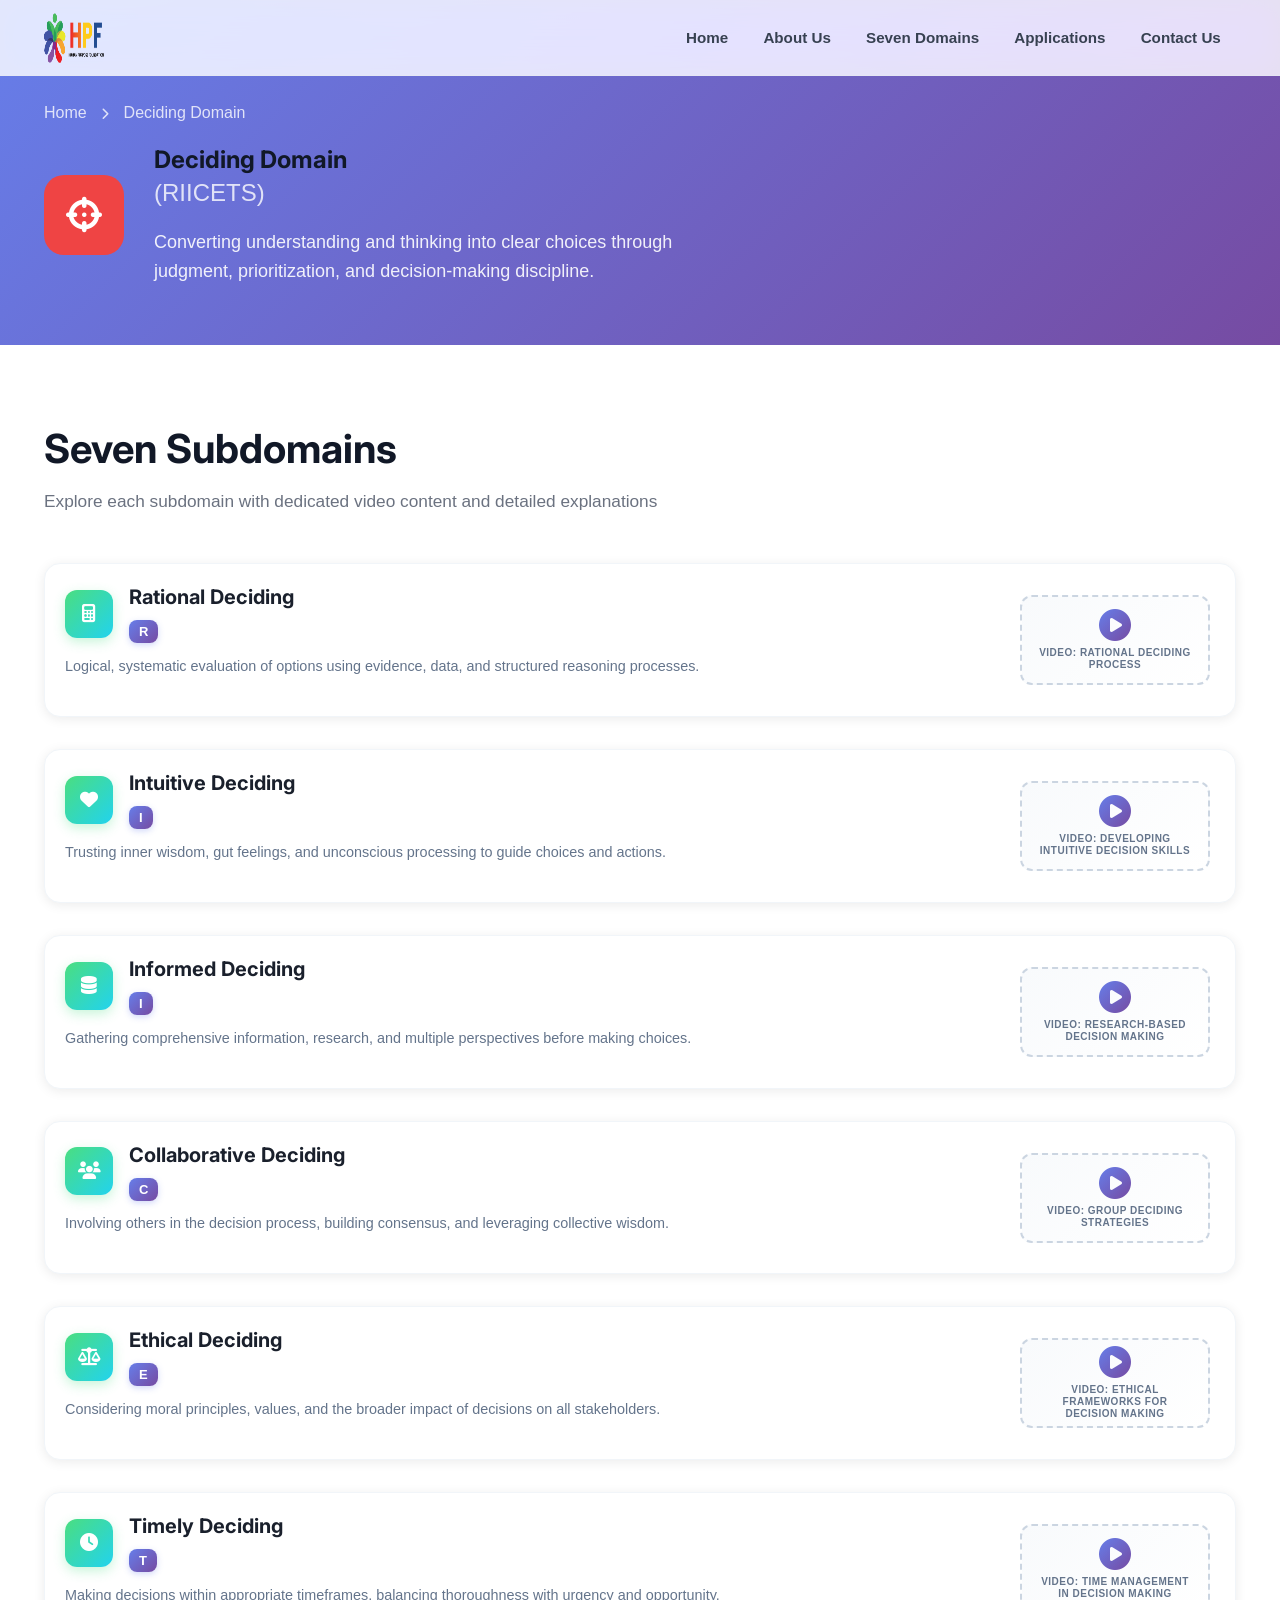
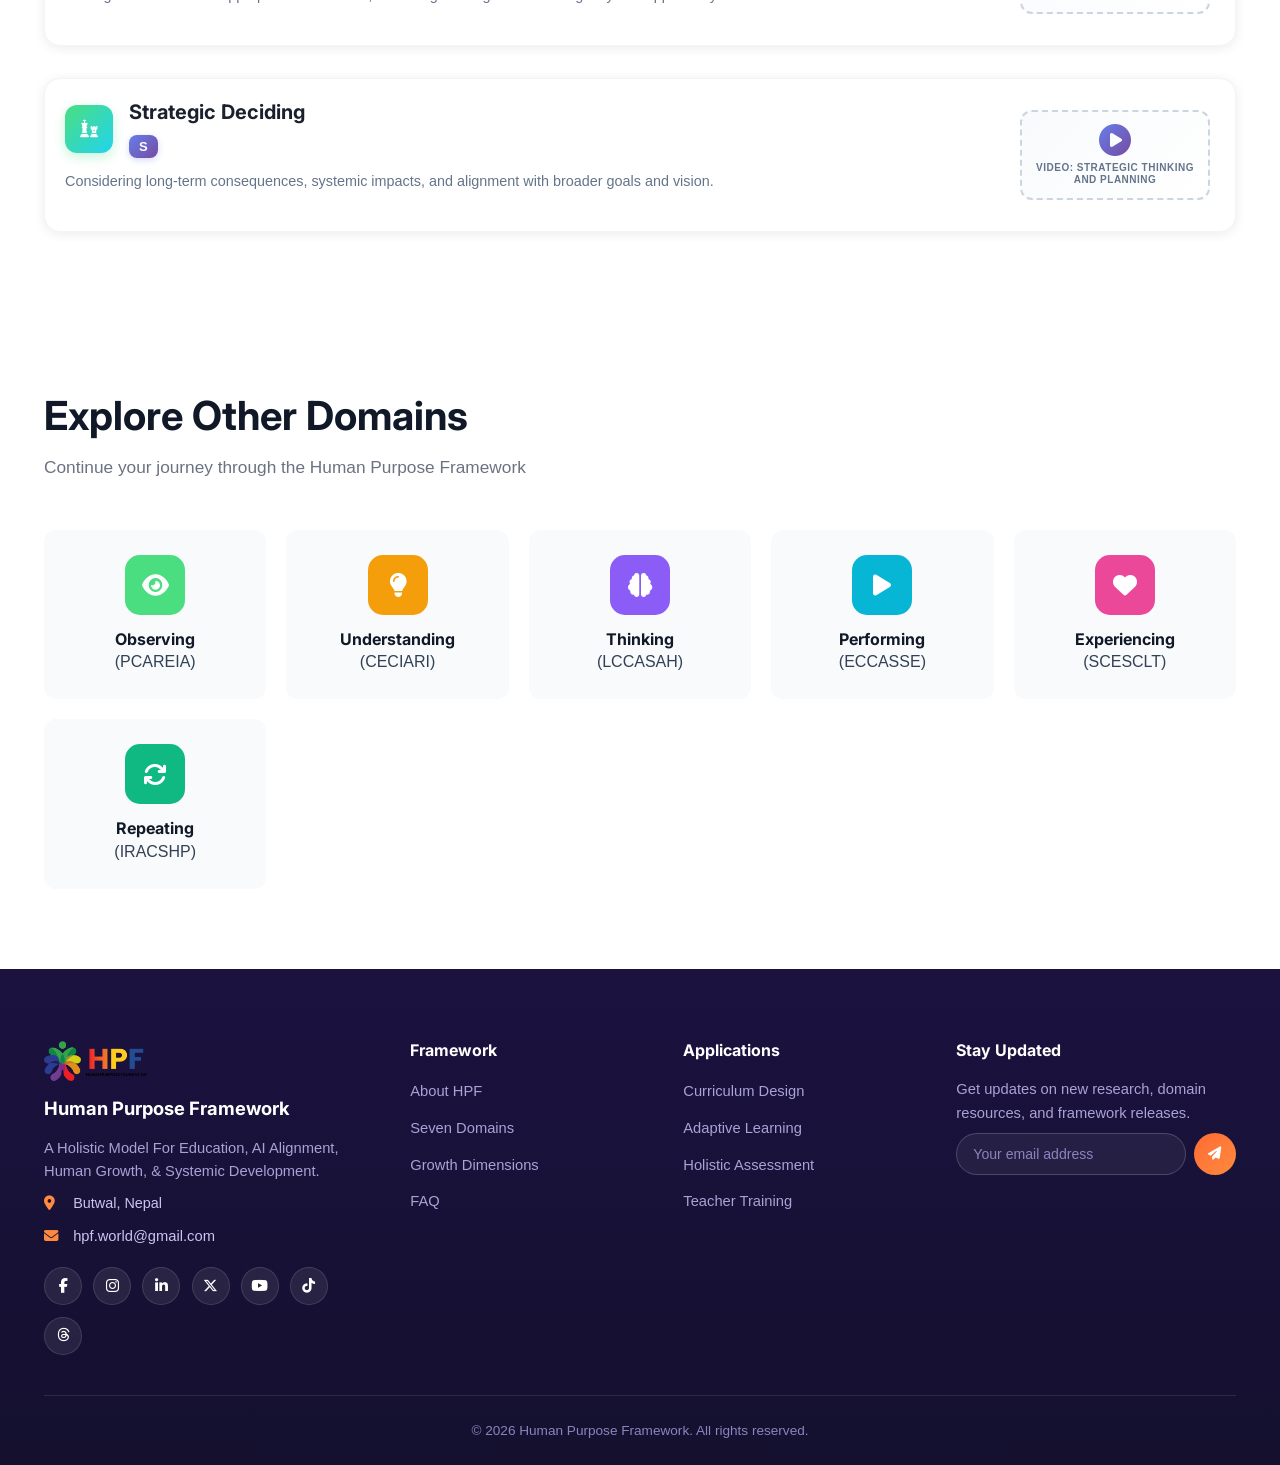
<file: domains/4_deciding.html>
<!DOCTYPE html>
<html lang="en">
<head>
    <meta charset="UTF-8">
    <meta name="viewport" content="width=device-width, initial-scale=1.0">
    <title>Deciding Domain | Judgment & Decision-Making</title>
    <meta name="description" content="Explore the Deciding Domain in Human Purpose Framework, where insight becomes action through judgment, prioritization, and decision-making.">
    <link rel="canonical" href="https://hpf.world/domains/4_deciding.html">
    <meta property="og:title" content="Deciding Domain | Judgment & Decision-Making">
    <meta property="og:description" content="Learn how the Deciding Domain turns understanding into choices through judgment and prioritization in HPF.">
    <meta property="og:url" content="https://hpf.world/domains/4_deciding.html">
    <meta name="twitter:title" content="Deciding Domain | Judgment & Decision-Making">
    <meta name="twitter:description" content="Explore judgment, prioritization, and decision-making in the Deciding Domain of HPF.">
    <link rel="stylesheet" href="../styles.css">
    <link rel="stylesheet" href="domain-styles.css">
    <link href="https://fonts.googleapis.com/css2?family=Inter:wght@300;400;500;600;700&display=swap" rel="stylesheet">
    <link rel="stylesheet" href="https://cdnjs.cloudflare.com/ajax/libs/font-awesome/6.5.0/css/all.min.css">
</head>
<body>
    <!-- Navigation -->
    <nav class="navbar">
        <div class="nav-container">
            <div class="nav-logo">
                <a href="../index.html" class="logo-link">
                    <img src="../images/LogoHPF.png" alt="Human Purpose Framework Logo" class="logo-image">
                </a>
            </div>
            <ul class="nav-menu">
                <li><a href="../index.html" class="nav-link">Home</a></li>
                <li><a href="../index.html#about" class="nav-link">About Us</a></li>
                <li><a href="../index.html#domains" class="nav-link">Seven Domains</a></li>
                <li><a href="../index.html#applications" class="nav-link">Applications</a></li>
                <li><a href="../index.html#contact" class="nav-link">Contact Us</a></li>
            </ul>
            <div class="hamburger">
                <span class="bar"></span>
                <span class="bar"></span>
                <span class="bar"></span>
            </div>
        </div>
    </nav>

    <!-- Domain Hero -->
    <section class="domain-hero">
        <div class="container">
            <div class="domain-hero-content">
                <div class="breadcrumb">
                    <a href="../index.html">Home</a>
                    <i class="fas fa-chevron-right"></i>
                    <span>Deciding Domain</span>
                </div>
                <div class="domain-title">
                    <div class="domain-icon-large deciding-icon">
                        <i class="fas fa-crosshairs"></i>
                    </div>
                    <div>
                        <h1>Deciding Domain</h1>
                        <span class="domain-code-large">(RIICETS)</span>
                        <p class="domain-hero-desc">Converting understanding and thinking into clear choices through judgment, prioritization, and decision-making discipline.</p>
                    </div>
                </div>
            </div>
        </div>
    </section>

    <!-- Growth Dimensions Chart -->
    <!-- <section class="growth-dimensions">
        <div class="container">
            <div class="section-header">
                <h2>Growth Dimensions Chart</h2>
                <p>Visualize how each subdomain develops across the five key human dimensions</p>
            </div>
            
            <div class="dimensions-chart">
                <div class="chart-legend">
                    <div class="legend-item" data-dimension="sensory">
                        <div class="legend-color sensory"></div>
                        <span>Sensory</span>
                    </div>
                    <div class="legend-item" data-dimension="cognitive">
                        <div class="legend-color cognitive"></div>
                        <span>Cognitive</span>
                    </div>
                    <div class="legend-item" data-dimension="emotional">
                        <div class="legend-color emotional"></div>
                        <span>Emotional</span>
                    </div>
                    <div class="legend-item" data-dimension="social">
                        <div class="legend-color social"></div>
                        <span>Social</span>
                    </div>
                    <div class="legend-item" data-dimension="spiritual">
                        <div class="legend-color spiritual"></div>
                        <span>Spiritual</span>
                    </div>
                </div>
                
                <div class="dimensions-grid">
                    <div class="dimension-row" data-subdomain="rational">
                        <div class="subdomain-name">Rational</div>
                        <div class="dimension-bar">
                            <div class="bar-fill sensory" data-dimension="sensory"></div>
                            <div class="bar-fill cognitive active" data-dimension="cognitive"></div>
                            <div class="bar-fill emotional" data-dimension="emotional"></div>
                            <div class="bar-fill social" data-dimension="social"></div>
                            <div class="bar-fill spiritual" data-dimension="spiritual"></div>
                        </div>
                    </div>
                    
                    <div class="dimension-row" data-subdomain="intuitive">
                        <div class="subdomain-name">Intuitive</div>
                        <div class="dimension-bar">
                            <div class="bar-fill sensory active" data-dimension="sensory"></div>
                            <div class="bar-fill cognitive active" data-dimension="cognitive"></div>
                            <div class="bar-fill emotional active" data-dimension="emotional"></div>
                            <div class="bar-fill social active" data-dimension="social"></div>
                            <div class="bar-fill spiritual active" data-dimension="spiritual"></div>
                        </div>
                    </div>
                    
                    <div class="dimension-row" data-subdomain="informed">
                        <div class="subdomain-name">Informed</div>
                        <div class="dimension-bar">
                            <div class="bar-fill sensory active" data-dimension="sensory"></div>
                            <div class="bar-fill cognitive active" data-dimension="cognitive"></div>
                            <div class="bar-fill emotional" data-dimension="emotional"></div>
                            <div class="bar-fill social active" data-dimension="social"></div>
                            <div class="bar-fill spiritual" data-dimension="spiritual"></div>
                        </div>
                    </div>
                    
                    <div class="dimension-row" data-subdomain="collaborative">
                        <div class="subdomain-name">Collaborative</div>
                        <div class="dimension-bar">
                            <div class="bar-fill sensory" data-dimension="sensory"></div>
                            <div class="bar-fill cognitive active" data-dimension="cognitive"></div>
                            <div class="bar-fill emotional active" data-dimension="emotional"></div>
                            <div class="bar-fill social active" data-dimension="social"></div>
                            <div class="bar-fill spiritual active" data-dimension="spiritual"></div>
                        </div>
                    </div>
                    
                    <div class="dimension-row" data-subdomain="ethical">
                        <div class="subdomain-name">Ethical</div>
                        <div class="dimension-bar">
                            <div class="bar-fill sensory active" data-dimension="sensory"></div>
                            <div class="bar-fill cognitive active" data-dimension="cognitive"></div>
                            <div class="bar-fill emotional active" data-dimension="emotional"></div>
                            <div class="bar-fill social active" data-dimension="social"></div>
                            <div class="bar-fill spiritual active" data-dimension="spiritual"></div>
                        </div>
                    </div>
                    
                    <div class="dimension-row" data-subdomain="timely">
                        <div class="subdomain-name">Timely</div>
                        <div class="dimension-bar">
                            <div class="bar-fill sensory active" data-dimension="sensory"></div>
                            <div class="bar-fill cognitive active" data-dimension="cognitive"></div>
                            <div class="bar-fill emotional" data-dimension="emotional"></div>
                            <div class="bar-fill social" data-dimension="social"></div>
                            <div class="bar-fill spiritual" data-dimension="spiritual"></div>
                        </div>
                    </div>
                    
                    <div class="dimension-row" data-subdomain="strategic">
                        <div class="subdomain-name">Strategic</div>
                        <div class="dimension-bar">
                            <div class="bar-fill sensory active" data-dimension="sensory"></div>
                            <div class="bar-fill cognitive active" data-dimension="cognitive"></div>
                            <div class="bar-fill emotional active" data-dimension="emotional"></div>
                            <div class="bar-fill social active" data-dimension="social"></div>
                            <div class="bar-fill spiritual" data-dimension="spiritual"></div>
                        </div>
                    </div>
                </div>
            </div>
        </div>
    </section> -->

    <!-- Subdomains with Videos -->
    <section class="subdomains">
        <div class="container">
            <div class="section-header">
                <h2>Seven Subdomains</h2>
                <p>Explore each subdomain with dedicated video content and detailed explanations</p>
            </div>
            
            <div class="subdomains-grid">
                <!-- Rational Deciding -->
                <div class="subdomain-card">
                    <div class="subdomain-header">
                        <div class="subdomain-icon deciding-icon">
                            <i class="fas fa-calculator"></i>
                        </div>
                        <div class="subdomain-info">
                            <h3>Rational Deciding</h3>
                            <span class="subdomain-letter">R</span>
                        </div>
                    </div>
                    <p class="subdomain-description">Logical, systematic evaluation of options using evidence, data, and structured reasoning processes.</p>
                    
                    <div class="video-container">
                        <div class="video-placeholder" onclick="playVideo('rational')">
                            <i class="fas fa-play-circle"></i>
                            <span>Video: Rational Deciding Process</span>
                        </div>
                    </div>
                    
                    <!-- <div class="subdomain-dimensions">
                        <span class="dimension-tag cognitive" onclick="showDimensionInfo('cognitive')">Cognitive</span>
                    </div> -->
                </div>

                <!-- Intuitive Deciding -->
                <div class="subdomain-card">
                    <div class="subdomain-header">
                        <div class="subdomain-icon deciding-icon">
                            <i class="fas fa-heart"></i>
                        </div>
                        <div class="subdomain-info">
                            <h3>Intuitive Deciding</h3>
                            <span class="subdomain-letter">I</span>
                        </div>
                    </div>
                    <p class="subdomain-description">Trusting inner wisdom, gut feelings, and unconscious processing to guide choices and actions.</p>
                    
                    <div class="video-container">
                        <div class="video-placeholder" onclick="playVideo('intuitive-deciding')">
                            <i class="fas fa-play-circle"></i>
                            <span>Video: Developing Intuitive Decision Skills</span>
                        </div>
                    </div>
                    
                    <!-- <div class="subdomain-dimensions">
                        <span class="dimension-tag sensory" onclick="showDimensionInfo('sensory')">Sensory</span>
                        <span class="dimension-tag cognitive" onclick="showDimensionInfo('cognitive')">Cognitive</span>
                        <span class="dimension-tag emotional" onclick="showDimensionInfo('emotional')">Emotional</span>
                        <span class="dimension-tag spiritual" onclick="showDimensionInfo('spiritual')">Spiritual</span>
                    </div> -->
                </div>

                <!-- Informed Deciding -->
                <div class="subdomain-card">
                    <div class="subdomain-header">
                        <div class="subdomain-icon deciding-icon">
                            <i class="fas fa-database"></i>
                        </div>
                        <div class="subdomain-info">
                            <h3>Informed Deciding</h3>
                            <span class="subdomain-letter">I</span>
                        </div>
                    </div>
                    <p class="subdomain-description">Gathering comprehensive information, research, and multiple perspectives before making choices.</p>
                    
                    <div class="video-container">
                        <div class="video-placeholder" onclick="playVideo('informed')">
                            <i class="fas fa-play-circle"></i>
                            <span>Video: Research-Based Decision Making</span>
                        </div>
                    </div>
                    
                    <!-- <div class="subdomain-dimensions">
                        <span class="dimension-tag sensory" onclick="showDimensionInfo('sensory')">Sensory</span>
                        <span class="dimension-tag cognitive" onclick="showDimensionInfo('cognitive')">Cognitive</span>
                        <span class="dimension-tag social" onclick="showDimensionInfo('social')">Social</span>
                    </div> -->
                </div>

                <!-- Collaborative Deciding -->
                <div class="subdomain-card">
                    <div class="subdomain-header">
                        <div class="subdomain-icon deciding-icon">
                            <i class="fas fa-users"></i>
                        </div>
                        <div class="subdomain-info">
                            <h3>Collaborative Deciding</h3>
                            <span class="subdomain-letter">C</span>
                        </div>
                    </div>
                    <p class="subdomain-description">Involving others in the decision process, building consensus, and leveraging collective wisdom.</p>
                    
                    <div class="video-container">
                        <div class="video-placeholder" onclick="playVideo('collaborative')">
                            <i class="fas fa-play-circle"></i>
                            <span>Video: Group Deciding Strategies</span>
                        </div>
                    </div>
                    
                    <!-- <div class="subdomain-dimensions">
                        <span class="dimension-tag cognitive" onclick="showDimensionInfo('cognitive')">Cognitive</span>
                        <span class="dimension-tag emotional" onclick="showDimensionInfo('emotional')">Emotional</span>
                        <span class="dimension-tag social" onclick="showDimensionInfo('social')">Social</span>
                    </div> -->
                </div>

                <!-- Ethical Deciding -->
                <div class="subdomain-card">
                    <div class="subdomain-header">
                        <div class="subdomain-icon deciding-icon">
                            <i class="fas fa-balance-scale"></i>
                        </div>
                        <div class="subdomain-info">
                            <h3>Ethical Deciding</h3>
                            <span class="subdomain-letter">E</span>
                        </div>
                    </div>
                    <p class="subdomain-description">Considering moral principles, values, and the broader impact of decisions on all stakeholders.</p>
                    
                    <div class="video-container">
                        <div class="video-placeholder" onclick="playVideo('ethical')">
                            <i class="fas fa-play-circle"></i>
                            <span>Video: Ethical Frameworks for Decision Making</span>
                        </div>
                    </div>
                    
                    <!-- <div class="subdomain-dimensions">
                        <span class="dimension-tag cognitive" onclick="showDimensionInfo('cognitive')">Cognitive</span>
                        <span class="dimension-tag emotional" onclick="showDimensionInfo('emotional')">Emotional</span>
                        <span class="dimension-tag social" onclick="showDimensionInfo('social')">Social</span>
                        <span class="dimension-tag spiritual" onclick="showDimensionInfo('spiritual')">Spiritual</span>
                    </div> -->
                </div>

                <!-- Timely Deciding -->
                <div class="subdomain-card">
                    <div class="subdomain-header">
                        <div class="subdomain-icon deciding-icon">
                            <i class="fas fa-clock"></i>
                        </div>
                        <div class="subdomain-info">
                            <h3>Timely Deciding</h3>
                            <span class="subdomain-letter">T</span>
                        </div>
                    </div>
                    <p class="subdomain-description">Making decisions within appropriate timeframes, balancing thoroughness with urgency and opportunity.</p>
                    
                    <div class="video-container">
                        <div class="video-placeholder" onclick="playVideo('timely')">
                            <i class="fas fa-play-circle"></i>
                            <span>Video: Time Management in Decision Making</span>
                        </div>
                    </div>
                    
                    <!-- <div class="subdomain-dimensions">
                        <span class="dimension-tag sensory" onclick="showDimensionInfo('sensory')">Sensory</span>
                        <span class="dimension-tag cognitive" onclick="showDimensionInfo('cognitive')">Cognitive</span>
                        <span class="dimension-tag emotional" onclick="showDimensionInfo('emotional')">Emotional</span>
                    </div> -->
                </div>

                <!-- Strategic Deciding -->
                <div class="subdomain-card">
                    <div class="subdomain-header">
                        <div class="subdomain-icon deciding-icon">
                            <i class="fas fa-chess"></i>
                        </div>
                        <div class="subdomain-info">
                            <h3>Strategic Deciding</h3>
                            <span class="subdomain-letter">S</span>
                        </div>
                    </div>
                    <p class="subdomain-description">Considering long-term consequences, systemic impacts, and alignment with broader goals and vision.</p>
                    
                    <div class="video-container">
                        <div class="video-placeholder" onclick="playVideo('strategic')">
                            <i class="fas fa-play-circle"></i>
                            <span>Video: Strategic Thinking and Planning</span>
                        </div>
                    </div>
                    
                    <!-- <div class="subdomain-dimensions">
                        <span class="dimension-tag cognitive" onclick="showDimensionInfo('cognitive')">Cognitive</span>
                        <span class="dimension-tag social" onclick="showDimensionInfo('social')">Social</span>
                        <span class="dimension-tag spiritual" onclick="showDimensionInfo('spiritual')">Spiritual</span>
                    </div> -->
                </div>
            </div>
        </div>
    </section>

    <!-- Navigation to Other Domains -->
    <section class="domain-navigation">
        <div class="container">
            <div class="section-header">
                <h2>Explore Other Domains</h2>
                <p>Continue your journey through the Human Purpose Framework</p>
            </div>
            
            <div class="nav-domains">
                <a href="1_observing.html" class="nav-domain-card">
                    <div class="nav-domain-icon observing-icon">
                        <i class="fas fa-eye"></i>
                    </div>
                    <h4>Observing</h4>
                    <span>(PCAREIA)</span>
                </a>
                <a href="2_understanding.html" class="nav-domain-card">
                    <div class="nav-domain-icon understanding-icon">
                        <i class="fas fa-lightbulb"></i>
                    </div>
                    <h4>Understanding</h4>
                    <span>(CECIARI)</span>
                </a>
                <a href="3_thinking.html" class="nav-domain-card">
                    <div class="nav-domain-icon thinking-icon">
                        <i class="fas fa-brain"></i>
                    </div>
                    <h4>Thinking</h4>
                    <span>(LCCASAH)</span>
                </a>
                <a href="5_performing.html" class="nav-domain-card">
                    <div class="nav-domain-icon performing-icon">
                        <i class="fas fa-play"></i>
                    </div>
                    <h4>Performing</h4>
                    <span>(ECCASSE)</span>
                </a>
                <a href="6_experiencing.html" class="nav-domain-card">
                    <div class="nav-domain-icon experiencing-icon">
                        <i class="fas fa-heart"></i>
                    </div>
                    <h4>Experiencing</h4>
                    <span>(SCESCLT)</span>
                </a>
                <a href="7_repeating.html" class="nav-domain-card">
                    <div class="nav-domain-icon repeating-icon">
                        <i class="fas fa-sync"></i>
                    </div>
                    <h4>Repeating</h4>
                    <span>(IRACSHP)</span>
                </a>
            </div>
        </div>
    </section>

    <footer class="footer" id="contact">
        <div class="container">
            <div class="footer-content">
                <div class="footer-section">
                    <img src="../images/LogoHPF.png" alt="Human Purpose Framework logo" class="footer-logo-image" loading="lazy" decoding="async" width="40" height="40" onerror="this.style.display='none'">
                    <h3>Human Purpose Framework</h3>
                    <p>A Holistic Model For Education, AI Alignment, Human Growth, &amp; Systemic Development.</p>
                    <div class="connect-item">
                        <i class="fa-solid fa-location-dot" aria-hidden="true"></i>
                        <span>Butwal, Nepal</span>
                    </div>
                    <div class="connect-item">
                        <i class="fa-solid fa-envelope" aria-hidden="true"></i>
                        <a href="mailto:hpf.world@gmail.com">hpf.world@gmail.com</a>
                    </div>
                    <div class="social-links-footer">
                        <a href="https://www.facebook.com/profile.php?id=61581930064162" target="_blank" rel="noopener noreferrer" title="Facebook"><i class="fa-brands fa-facebook-f" aria-hidden="true"></i></a>
                        <a href="https://www.instagram.com/hpf.world" target="_blank" rel="noopener noreferrer" title="Instagram"><i class="fa-brands fa-instagram" aria-hidden="true"></i></a>
                        <a href="https://www.linkedin.com/company/hpf-world" target="_blank" rel="noopener noreferrer" title="LinkedIn"><i class="fa-brands fa-linkedin-in" aria-hidden="true"></i></a>
                        <a href="https://x.com/HPFWORLD" target="_blank" rel="noopener noreferrer" title="X"><i class="fa-brands fa-x-twitter" aria-hidden="true"></i></a>
                        <a href="https://youtube.com/@HPFworld" target="_blank" rel="noopener noreferrer" title="YouTube"><i class="fa-brands fa-youtube" aria-hidden="true"></i></a>
                        <a href="https://tiktok.com/@hpfworld" target="_blank" rel="noopener noreferrer" title="TikTok"><i class="fa-brands fa-tiktok" aria-hidden="true"></i></a>
                        <a href="https://threads.com/@hpf.world" target="_blank" rel="noopener noreferrer" title="Threads"><i class="fa-brands fa-threads" aria-hidden="true"></i></a>
                    </div>
                </div>
                <div class="footer-section">
                    <h4>Framework</h4>
                    <ul>
                        <li><a href="../index.html#about">About HPF</a></li>
                        <li><a href="../index.html#domains">Seven Domains</a></li>
                        <li><a href="../index.html#dimensions">Growth Dimensions</a></li>
                        <li><a href="../index.html#faq">FAQ</a></li>
                    </ul>
                </div>
                <div class="footer-section">
                    <h4>Applications</h4>
                    <ul>
                        <li><a href="../index.html#applications">Curriculum Design</a></li>
                        <li><a href="../index.html#applications">Adaptive Learning</a></li>
                        <li><a href="../index.html#applications">Holistic Assessment</a></li>
                        <li><a href="../index.html#applications">Teacher Training</a></li>
                    </ul>
                </div>
                <div class="footer-section">
                    <h4>Stay Updated</h4>
                    <p>Get updates on new research, domain resources, and framework releases.</p>
                    <form class="newsletter-form" onsubmit="return false;">
                        <label for="newsletterEmail" class="sr-only" style="position:absolute;left:-9999px;">Email address</label>
                        <input type="email" id="newsletterEmail" placeholder="Your email address" required>
                        <button type="submit" aria-label="Subscribe"><i class="fas fa-paper-plane" aria-hidden="true"></i></button>
                    </form>
                </div>
            </div>
            <div class="footer-bottom">
                <p>&copy; 2026 Human Purpose Framework. All rights reserved.</p>
            </div>
        </div>
    </footer>

    <!-- Video Modal -->
    <div id="videoModal" class="modal">
        <div class="modal-content">
            <span class="close">&times;</span>
            <div class="modal-video">
                <iframe id="modalVideo" width="100%" height="400" frameborder="0" allowfullscreen></iframe>
            </div>
        </div>
    </div>

    <!-- Dimension Info Modal -->
    <div id="dimensionModal" class="modal">
        <div class="modal-content">
            <span class="close">&times;</span>
            <div id="dimensionContent">
                <!-- Content will be populated by JavaScript -->
            </div>
        </div>
    </div>

    <script src="../script.js"></script>
    <script src="domain-script.js"></script>
</body>
</html>
</file>
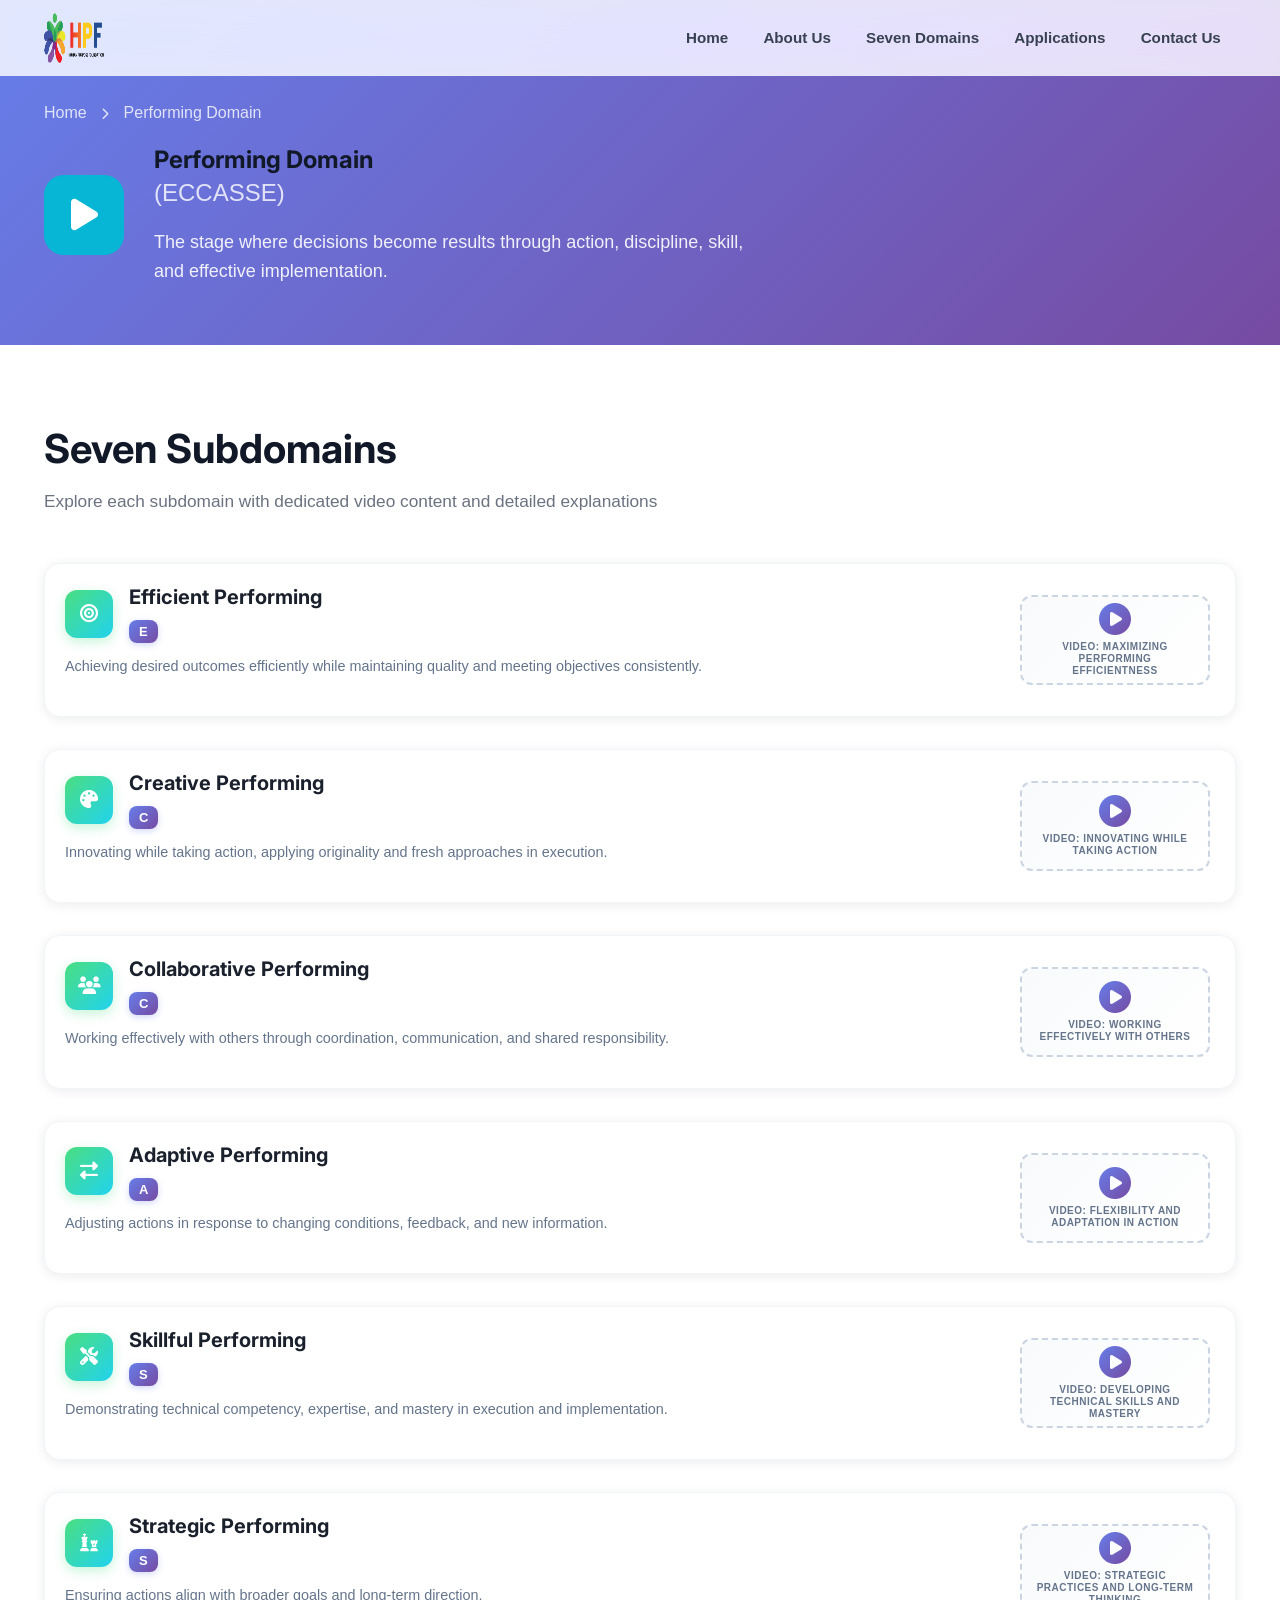
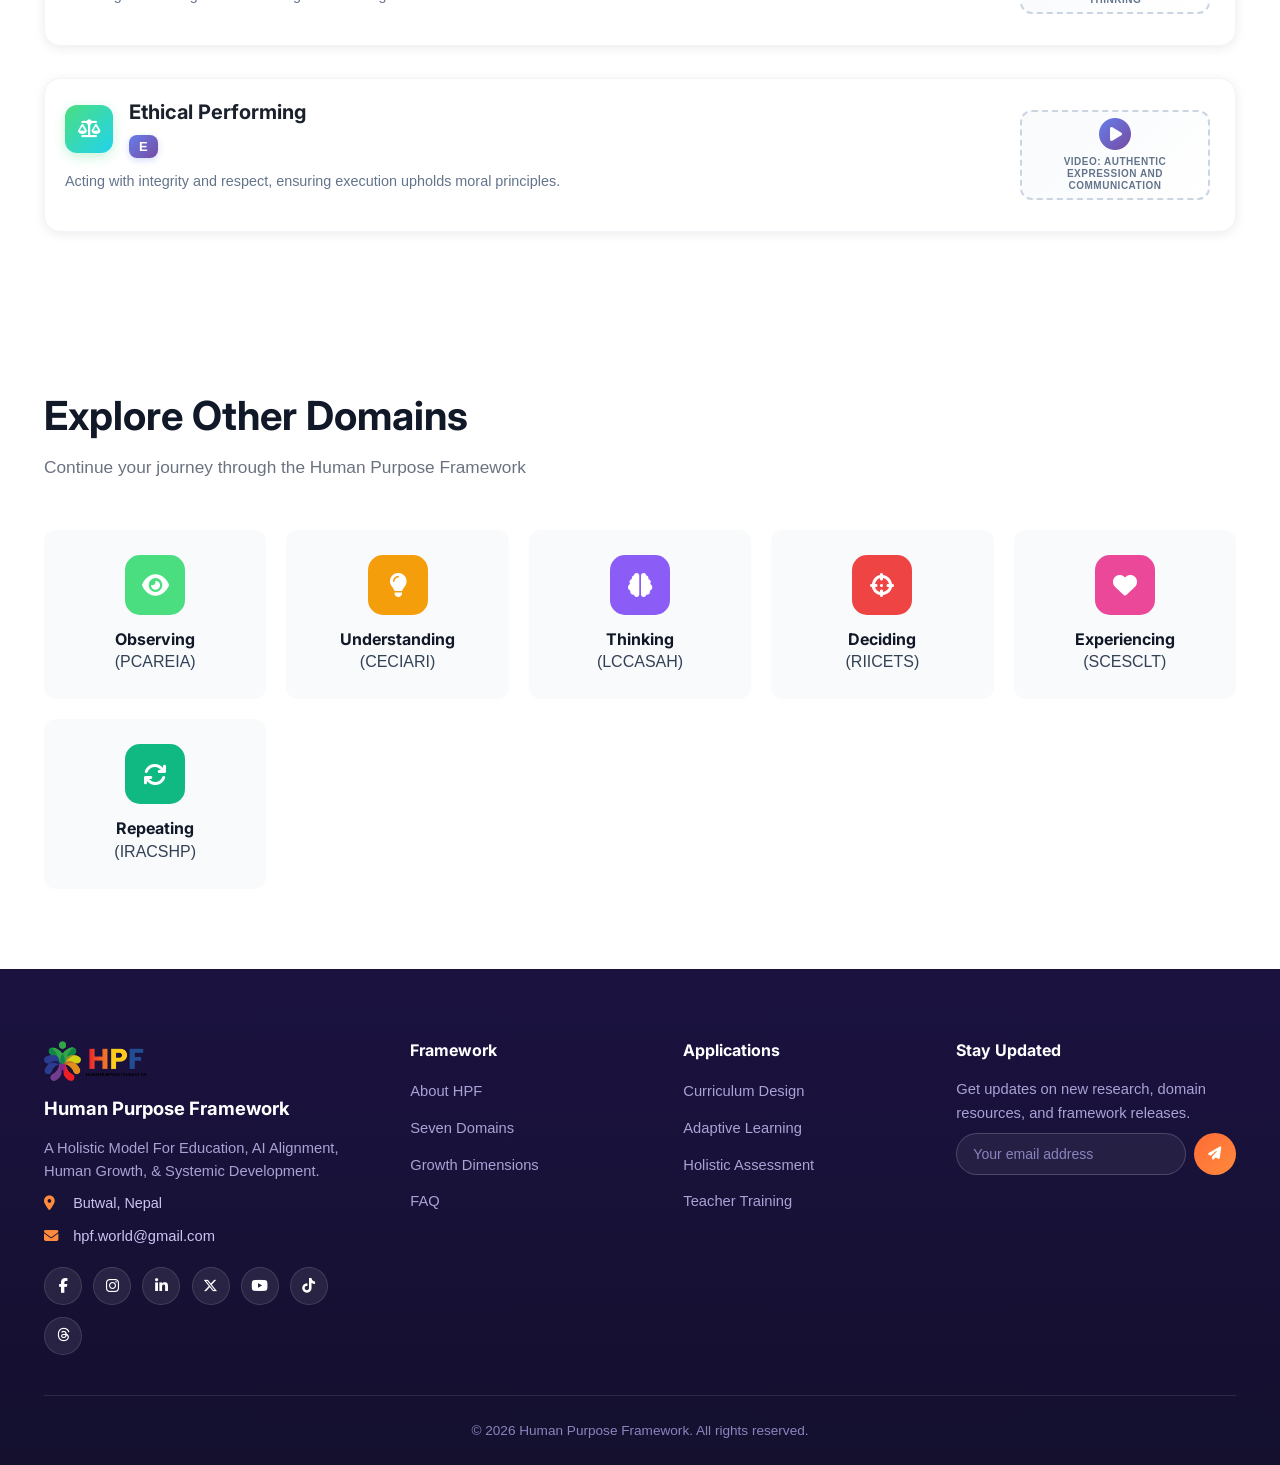
<file: domains/5_performing.html>
<!DOCTYPE html>
<html lang="en">
<head>
    <meta charset="UTF-8">
    <meta name="viewport" content="width=device-width, initial-scale=1.0">
    <title>Performing Domain | Action, Skill & Execution</title>
    <meta name="description" content="Explore the Performing Domain in Human Purpose Framework, where decisions become results through action, skill, execution, and implementation.">
    <link rel="canonical" href="https://hpf.world/domains/5_performing.html">
    <meta property="og:title" content="Performing Domain | Action, Skill & Execution">
    <meta property="og:description" content="Learn how the Performing Domain turns decisions into skilled action and measurable results in HPF.">
    <meta property="og:url" content="https://hpf.world/domains/5_performing.html">
    <meta name="twitter:title" content="Performing Domain | Action, Skill & Execution">
    <meta name="twitter:description" content="Explore action, skill, and execution in the Performing Domain of HPF.">
    <link rel="stylesheet" href="../styles.css">
    <link rel="stylesheet" href="domain-styles.css">
    <link href="https://fonts.googleapis.com/css2?family=Inter:wght@300;400;500;600;700&display=swap" rel="stylesheet">
    <link rel="stylesheet" href="https://cdnjs.cloudflare.com/ajax/libs/font-awesome/6.5.0/css/all.min.css">
</head>
<body>
    <!-- Navigation -->
    <nav class="navbar">
        <div class="nav-container">
            <div class="nav-logo">
                <a href="../index.html" class="logo-link">
                    <img src="../images/LogoHPF.png" alt="Human Purpose Framework Logo" class="logo-image">
                </a>
            </div>
            <ul class="nav-menu">
                <li><a href="../index.html" class="nav-link">Home</a></li>
                <li><a href="../index.html#about" class="nav-link">About  Us</a></li>
                <li><a href="../index.html#domains" class="nav-link">Seven Domains</a></li>
                <li><a href="../index.html#applications" class="nav-link">Applications</a></li>
                <li><a href="../index.html#contact" class="nav-link">Contact Us</a></li>
            </ul>
            <div class="hamburger">
                <span class="bar"></span>
                <span class="bar"></span>
                <span class="bar"></span>
            </div>
        </div>
    </nav>

    <!-- Domain Hero -->
    <section class="domain-hero">
        <div class="container">
            <div class="domain-hero-content">
                <div class="breadcrumb">
                    <a href="../index.html">Home</a>
                    <i class="fas fa-chevron-right"></i>
                    <span>Performing Domain</span>
                </div>
                <div class="domain-title">
                    <div class="domain-icon-large performing-icon">
                        <i class="fas fa-play"></i>
                    </div>
                    <div>
                        <h1>Performing Domain</h1>
                        <span class="domain-code-large">(ECCASSE)</span>
                        <p class="domain-hero-desc">The stage where decisions become results through action, discipline, skill, and effective implementation.</p>
                    </div>
                </div>
            </div>
        </div>
    </section>

    <!-- Growth Dimensions Chart -->
    <!-- <section class="growth-dimensions">
        <div class="container">
            <div class="section-header">
                <h2>Growth Dimensions Chart</h2>
                <p>Visualize how each subdomain develops across the five key human dimensions</p>
            </div>
            
            <div class="dimensions-chart">
                <div class="chart-legend">
                    <div class="legend-item" data-dimension="sensory">
                        <div class="legend-color sensory"></div>
                        <span>Sensory</span>
                    </div>
                    <div class="legend-item" data-dimension="cognitive">
                        <div class="legend-color cognitive"></div>
                        <span>Cognitive</span>
                    </div>
                    <div class="legend-item" data-dimension="emotional">
                        <div class="legend-color emotional"></div>
                        <span>Emotional</span>
                    </div>
                    <div class="legend-item" data-dimension="social">
                        <div class="legend-color social"></div>
                        <span>Social</span>
                    </div>
                    <div class="legend-item" data-dimension="spiritual">
                        <div class="legend-color spiritual"></div>
                        <span>Spiritual</span>
                    </div>
                </div>
                
                <div class="dimensions-grid">
                    <div class="dimension-row" data-subdomain="Efficient">
                        <div class="subdomain-name">Efficient</div>
                        <div class="dimension-bar">
                            <div class="bar-fill sensory active" data-dimension="sensory"></div>
                            <div class="bar-fill cognitive active" data-dimension="cognitive"></div>
                            <div class="bar-fill emotional " data-dimension="emotional"></div>
                            <div class="bar-fill social " data-dimension="social"></div>
                            <div class="bar-fill spiritual" data-dimension="spiritual"></div>
                        </div>
                    </div>
                    
                    <div class="dimension-row" data-subdomain="coordinated">
                        <div class="subdomain-name">Creative</div>
                        <div class="dimension-bar">
                            <div class="bar-fill sensory active" data-dimension="sensory"></div>
                            <div class="bar-fill cognitive active" data-dimension="cognitive"></div>
                            <div class="bar-fill emotional active" data-dimension="emotional"></div>
                            <div class="bar-fill social active" data-dimension="social"></div>
                            <div class="bar-fill spiritual active" data-dimension="spiritual"></div>
                        </div>
                    </div>
                    
                    <div class="dimension-row" data-subdomain="creative">
                        <div class="subdomain-name">Collaborative</div>
                        <div class="dimension-bar">
                            <div class="bar-fill sensory " data-dimension="sensory"></div>
                            <div class="bar-fill cognitive active" data-dimension="cognitive"></div>
                            <div class="bar-fill emotional active" data-dimension="emotional"></div>
                            <div class="bar-fill social active" data-dimension="social"></div>
                            <div class="bar-fill spiritual active" data-dimension="spiritual"></div>
                        </div>
                    </div>
                    
                    <div class="dimension-row" data-subdomain="adaptive">
                        <div class="subdomain-name">Adaptive</div>
                        <div class="dimension-bar">
                            <div class="bar-fill sensory active" data-dimension="sensory"></div>
                            <div class="bar-fill cognitive active" data-dimension="cognitive"></div>
                            <div class="bar-fill emotional active" data-dimension="emotional"></div>
                            <div class="bar-fill social active" data-dimension="social"></div>
                            <div class="bar-fill spiritual active" data-dimension="spiritual"></div>
                        </div>
                    </div>
                    
                    <div class="dimension-row" data-subdomain="skilled">
                        <div class="subdomain-name">Skillful</div>
                        <div class="dimension-bar">
                            <div class="bar-fill sensory active" data-dimension="sensory"></div>
                            <div class="bar-fill cognitive active" data-dimension="cognitive"></div>
                            <div class="bar-fill emotional" data-dimension="emotional"></div>
                            <div class="bar-fill social active" data-dimension="social"></div>
                            <div class="bar-fill spiritual" data-dimension="spiritual"></div>
                        </div>
                    </div>
                    
                    <div class="dimension-row" data-subdomain="strategic">
                        <div class="subdomain-name">Strategic</div>
                        <div class="dimension-bar">
                            <div class="bar-fill sensory active" data-dimension="sensory"></div>
                            <div class="bar-fill cognitive active" data-dimension="cognitive"></div>
                            <div class="bar-fill emotional active" data-dimension="emotional"></div>
                            <div class="bar-fill social active" data-dimension="social"></div>
                            <div class="bar-fill spiritual" data-dimension="spiritual"></div>
                        </div>
                    </div>
                    
                    <div class="dimension-row" data-subdomain="ethical">
                        <div class="subdomain-name">Ethical</div>
                        <div class="dimension-bar">
                            <div class="bar-fill sensory active" data-dimension="sensory"></div>
                            <div class="bar-fill cognitive active" data-dimension="cognitive"></div>
                            <div class="bar-fill emotional active" data-dimension="emotional"></div>
                            <div class="bar-fill social active" data-dimension="social"></div>
                            <div class="bar-fill spiritual active" data-dimension="spiritual"></div>
                        </div>
                    </div>
                </div>
            </div>
        </div>
    </section> -->

    <!-- Subdomains with Videos -->
    <section class="subdomains">
        <div class="container">
            <div class="section-header">
                <h2>Seven Subdomains</h2>
                <p>Explore each subdomain with dedicated video content and detailed explanations</p>
            </div>
            
            <div class="subdomains-grid">
                <!-- Efficient Performing -->
                <div class="subdomain-card">
                    <div class="subdomain-header">
                        <div class="subdomain-icon performing-icon">
                            <i class="fas fa-bullseye"></i>
                        </div>
                        <div class="subdomain-info">
                            <h3>Efficient Performing</h3>
                            <span class="subdomain-letter">E</span>
                        </div>
                    </div>
                    <p class="subdomain-description">Achieving desired outcomes efficiently while maintaining quality and meeting objectives consistently.</p>
                    
                    <div class="video-container">
                        <div class="video-placeholder" onclick="playVideo('efficient')">
                            <i class="fas fa-play-circle"></i>
                            <span>Video: Maximizing Performing Efficientness</span>
                        </div>
                    </div>
                    
                    <!-- <div class="subdomain-dimensions">
                        <span class="dimension-tag sensory" onclick="showDimensionInfo('sensory')">Sensory</span>
                        <span class="dimension-tag cognitive" onclick="showDimensionInfo('cognitive')">Cognitive</span>
                        <span class="dimension-tag emotional" onclick="showDimensionInfo('emotional')">Emotional</span>
                        <span class="dimension-tag social" onclick="showDimensionInfo('social')">Social</span>
                    </div> -->
                </div>

                <!-- Creative Performing -->
                <div class="subdomain-card">
                    <div class="subdomain-header">
                        <div class="subdomain-icon performing-icon">
                            <i class="fas fa-palette"></i>
                        </div>
                        <div class="subdomain-info">
                            <h3>Creative Performing</h3>
                            <span class="subdomain-letter">C</span>
                        </div>
                    </div>
                    <p class="subdomain-description">Innovating while taking action, applying originality and fresh approaches in execution.</p>
                    
                    <div class="video-container">
                        <div class="video-placeholder" onclick="playVideo('creative-performing')">
                            <i class="fas fa-play-circle"></i>
                            <span>Video: Innovating while taking action</span>
                        </div>
                    </div>
                    
                    <!-- <div class="subdomain-dimensions">
                        <span class="dimension-tag sensory" onclick="showDimensionInfo('sensory')">Sensory</span>
                        <span class="dimension-tag cognitive" onclick="showDimensionInfo('cognitive')">Cognitive</span>
                        <span class="dimension-tag social" onclick="showDimensionInfo('social')">Social</span>
                    </div> -->
                </div>

                <!-- Collaborative Performing -->
                <div class="subdomain-card">
                    <div class="subdomain-header">
                        <div class="subdomain-icon performing-icon">
                            <i class="fas fa-users"></i>
                        </div>
                        <div class="subdomain-info">
                            <h3>Collaborative Performing</h3>
                            <span class="subdomain-letter">C</span>
                        </div>
                    </div>
                    <p class="subdomain-description">Working effectively with others through coordination, communication, and shared responsibility.</p>
                    
                    <div class="video-container">
                        <div class="video-placeholder" onclick="playVideo('collaborative-performing')">
                            <i class="fas fa-play-circle"></i>
                            <span>Video: Working effectively with others</span>
                        </div>
                    </div>
                    
                    <!-- <div class="subdomain-dimensions">
                        <span class="dimension-tag sensory" onclick="showDimensionInfo('sensory')">Sensory</span>
                        <span class="dimension-tag cognitive" onclick="showDimensionInfo('cognitive')">Cognitive</span>
                        <span class="dimension-tag emotional" onclick="showDimensionInfo('emotional')">Emotional</span>
                        <span class="dimension-tag spiritual" onclick="showDimensionInfo('spiritual')">Spiritual</span>
                    </div> -->
                </div>

                <!-- Adaptive Performing -->
                <div class="subdomain-card">
                    <div class="subdomain-header">
                        <div class="subdomain-icon performing-icon">
                            <i class="fas fa-exchange-alt"></i>
                        </div>
                        <div class="subdomain-info">
                            <h3>Adaptive Performing</h3>
                            <span class="subdomain-letter">A</span>
                        </div>
                    </div>
                    <p class="subdomain-description">Adjusting actions in response to changing conditions, feedback, and new information.</p>
                    
                    <div class="video-container">
                        <div class="video-placeholder" onclick="playVideo('adaptive-performing')">
                            <i class="fas fa-play-circle"></i>
                            <span>Video: Flexibility and Adaptation in Action</span>
                        </div>
                    </div>
                    
                    <!-- <div class="subdomain-dimensions">
                        <span class="dimension-tag sensory" onclick="showDimensionInfo('sensory')">Sensory</span>
                        <span class="dimension-tag cognitive" onclick="showDimensionInfo('cognitive')">Cognitive</span>
                        <span class="dimension-tag emotional" onclick="showDimensionInfo('emotional')">Emotional</span>
                        <span class="dimension-tag social" onclick="showDimensionInfo('social')">Social</span>
                    </div> -->
                </div>

                <!-- Skillful Performing -->
                <div class="subdomain-card">
                    <div class="subdomain-header">
                        <div class="subdomain-icon performing-icon">
                            <i class="fas fa-tools"></i>
                        </div>
                        <div class="subdomain-info">
                            <h3>Skillful Performing</h3>
                            <span class="subdomain-letter">S</span>
                        </div>
                    </div>
                    <p class="subdomain-description">Demonstrating technical competency, expertise, and mastery in execution and implementation.</p>
                    
                    <div class="video-container">
                        <div class="video-placeholder" onclick="playVideo('skillful')">
                            <i class="fas fa-play-circle"></i>
                            <span>Video: Developing Technical Skills and Mastery</span>
                        </div>
                    </div>
                    
                    <!-- <div class="subdomain-dimensions">
                        <span class="dimension-tag sensory" onclick="showDimensionInfo('sensory')">Sensory</span>
                        <span class="dimension-tag cognitive" onclick="showDimensionInfo('cognitive')">Cognitive</span>
                    </div> -->
                </div>

                <!-- Strategic Performing -->
                <div class="subdomain-card">
                    <div class="subdomain-header">
                        <div class="subdomain-icon performing-icon">
                            <i class="fas fa-chess"></i>
                        </div>
                        <div class="subdomain-info">
                            <h3>Strategic Performing</h3>
                            <span class="subdomain-letter">S</span>
                        </div>
                    </div>
                    <p class="subdomain-description">Ensuring actions align with broader goals and long-term direction.</p>
                    
                    <div class="video-container">
                        <div class="video-placeholder" onclick="playVideo('strategic-performing')">
                            <i class="fas fa-play-circle"></i>
                            <span>Video: Strategic Practices and Long-term Thinking</span>
                        </div>
                    </div>
                    
                    <!-- <div class="subdomain-dimensions">
                        <span class="dimension-tag sensory" onclick="showDimensionInfo('sensory')">Sensory</span>
                        <span class="dimension-tag cognitive" onclick="showDimensionInfo('cognitive')">Cognitive</span>
                        <span class="dimension-tag emotional" onclick="showDimensionInfo('emotional')">Emotional</span>
                        <span class="dimension-tag social" onclick="showDimensionInfo('social')">Social</span>
                        <span class="dimension-tag spiritual" onclick="showDimensionInfo('spiritual')">Spiritual</span>
                    </div> -->
                </div>

                <!-- Ethical Performing -->
                <div class="subdomain-card">
                    <div class="subdomain-header">
                        <div class="subdomain-icon performing-icon">
                            <i class="fas fa-balance-scale"></i>
                        </div>
                        <div class="subdomain-info">
                            <h3>Ethical Performing</h3>
                            <span class="subdomain-letter">E</span>
                        </div>
                    </div>
                    <p class="subdomain-description">Acting with integrity and respect, ensuring execution upholds moral principles.</p>
                    
                    <div class="video-container">
                        <div class="video-placeholder" onclick="playVideo('ethical-performing')">
                            <i class="fas fa-play-circle"></i>
                            <span>Video: Authentic Expression and Communication</span>
                        </div>
                    </div>
                    
                    <!-- <div class="subdomain-dimensions">
                        <span class="dimension-tag sensory" onclick="showDimensionInfo('sensory')">Sensory</span>
                        <span class="dimension-tag cognitive" onclick="showDimensionInfo('cognitive')">Cognitive</span>
                        <span class="dimension-tag emotional" onclick="showDimensionInfo('emotional')">Emotional</span>
                        <span class="dimension-tag social" onclick="showDimensionInfo('social')">Social</span>
                        <span class="dimension-tag spiritual" onclick="showDimensionInfo('spiritual')">Spiritual</span>
                    </div> -->
                </div>
            </div>
        </div>
    </section>

    <!-- Navigation to Other Domains -->
    <section class="domain-navigation">
        <div class="container">
            <div class="section-header">
                <h2>Explore Other Domains</h2>
                <p>Continue your journey through the Human Purpose Framework</p>
            </div>
            
            <div class="nav-domains">
                <a href="1_observing.html" class="nav-domain-card">
                    <div class="nav-domain-icon observing-icon">
                        <i class="fas fa-eye"></i>
                    </div>
                    <h4>Observing</h4>
                    <span>(PCAREIA)</span>
                </a>
                <a href="2_understanding.html" class="nav-domain-card">
                    <div class="nav-domain-icon understanding-icon">
                        <i class="fas fa-lightbulb"></i>
                    </div>
                    <h4>Understanding</h4>
                    <span>(CECIARI)</span>
                </a>
                <a href="3_thinking.html" class="nav-domain-card">
                    <div class="nav-domain-icon thinking-icon">
                        <i class="fas fa-brain"></i>
                    </div>
                    <h4>Thinking</h4>
                    <span>(LCCASAH)</span>
                </a>
                <a href="4_deciding.html" class="nav-domain-card">
                    <div class="nav-domain-icon deciding-icon">
                        <i class="fas fa-crosshairs"></i>
                    </div>
                    <h4>Deciding</h4>
                    <span>(RIICETS)</span>
                </a>
                <a href="6_experiencing.html" class="nav-domain-card">
                    <div class="nav-domain-icon experiencing-icon">
                        <i class="fas fa-heart"></i>
                    </div>
                    <h4>Experiencing</h4>
                    <span>(SCESCLT)</span>
                </a>
                <a href="7_repeating.html" class="nav-domain-card">
                    <div class="nav-domain-icon repeating-icon">
                        <i class="fas fa-sync"></i>
                    </div>
                    <h4>Repeating</h4>
                    <span>(IRACSHP)</span>
                </a>
            </div>
        </div>
    </section>

    <footer class="footer" id="contact">
        <div class="container">
            <div class="footer-content">
                <div class="footer-section">
                    <img src="../images/LogoHPF.png" alt="Human Purpose Framework logo" class="footer-logo-image" loading="lazy" decoding="async" width="40" height="40" onerror="this.style.display='none'">
                    <h3>Human Purpose Framework</h3>
                    <p>A Holistic Model For Education, AI Alignment, Human Growth, &amp; Systemic Development.</p>
                    <div class="connect-item">
                        <i class="fa-solid fa-location-dot" aria-hidden="true"></i>
                        <span>Butwal, Nepal</span>
                    </div>
                    <div class="connect-item">
                        <i class="fa-solid fa-envelope" aria-hidden="true"></i>
                        <a href="mailto:hpf.world@gmail.com">hpf.world@gmail.com</a>
                    </div>
                    <div class="social-links-footer">
                        <a href="https://www.facebook.com/profile.php?id=61581930064162" target="_blank" rel="noopener noreferrer" title="Facebook"><i class="fa-brands fa-facebook-f" aria-hidden="true"></i></a>
                        <a href="https://www.instagram.com/hpf.world" target="_blank" rel="noopener noreferrer" title="Instagram"><i class="fa-brands fa-instagram" aria-hidden="true"></i></a>
                        <a href="https://www.linkedin.com/company/hpf-world" target="_blank" rel="noopener noreferrer" title="LinkedIn"><i class="fa-brands fa-linkedin-in" aria-hidden="true"></i></a>
                        <a href="https://x.com/HPFWORLD" target="_blank" rel="noopener noreferrer" title="X"><i class="fa-brands fa-x-twitter" aria-hidden="true"></i></a>
                        <a href="https://youtube.com/@HPFworld" target="_blank" rel="noopener noreferrer" title="YouTube"><i class="fa-brands fa-youtube" aria-hidden="true"></i></a>
                        <a href="https://tiktok.com/@hpfworld" target="_blank" rel="noopener noreferrer" title="TikTok"><i class="fa-brands fa-tiktok" aria-hidden="true"></i></a>
                        <a href="https://threads.com/@hpf.world" target="_blank" rel="noopener noreferrer" title="Threads"><i class="fa-brands fa-threads" aria-hidden="true"></i></a>
                    </div>
                </div>
                <div class="footer-section">
                    <h4>Framework</h4>
                    <ul>
                        <li><a href="../index.html#about">About HPF</a></li>
                        <li><a href="../index.html#domains">Seven Domains</a></li>
                        <li><a href="../index.html#dimensions">Growth Dimensions</a></li>
                        <li><a href="../index.html#faq">FAQ</a></li>
                    </ul>
                </div>
                <div class="footer-section">
                    <h4>Applications</h4>
                    <ul>
                        <li><a href="../index.html#applications">Curriculum Design</a></li>
                        <li><a href="../index.html#applications">Adaptive Learning</a></li>
                        <li><a href="../index.html#applications">Holistic Assessment</a></li>
                        <li><a href="../index.html#applications">Teacher Training</a></li>
                    </ul>
                </div>
                <div class="footer-section">
                    <h4>Stay Updated</h4>
                    <p>Get updates on new research, domain resources, and framework releases.</p>
                    <form class="newsletter-form" onsubmit="return false;">
                        <label for="newsletterEmail" class="sr-only" style="position:absolute;left:-9999px;">Email address</label>
                        <input type="email" id="newsletterEmail" placeholder="Your email address" required>
                        <button type="submit" aria-label="Subscribe"><i class="fas fa-paper-plane" aria-hidden="true"></i></button>
                    </form>
                </div>
            </div>
            <div class="footer-bottom">
                <p>&copy; 2026 Human Purpose Framework. All rights reserved.</p>
            </div>
        </div>
    </footer>

    <!-- Video Modal -->
    <div id="videoModal" class="modal">
        <div class="modal-content">
            <span class="close">&times;</span>
            <div class="modal-video">
                <iframe id="modalVideo" width="100%" height="400" frameborder="0" allowfullscreen></iframe>
            </div>
        </div>
    </div>

    <!-- Dimension Info Modal -->
    <div id="dimensionModal" class="modal">
        <div class="modal-content">
            <span class="close">&times;</span>
            <div id="dimensionContent">
                <!-- Content will be populated by JavaScript -->
            </div>
        </div>
    </div>

    <script src="../script.js"></script>
    <script src="domain-script.js"></script>
</body>
</html>
</file>
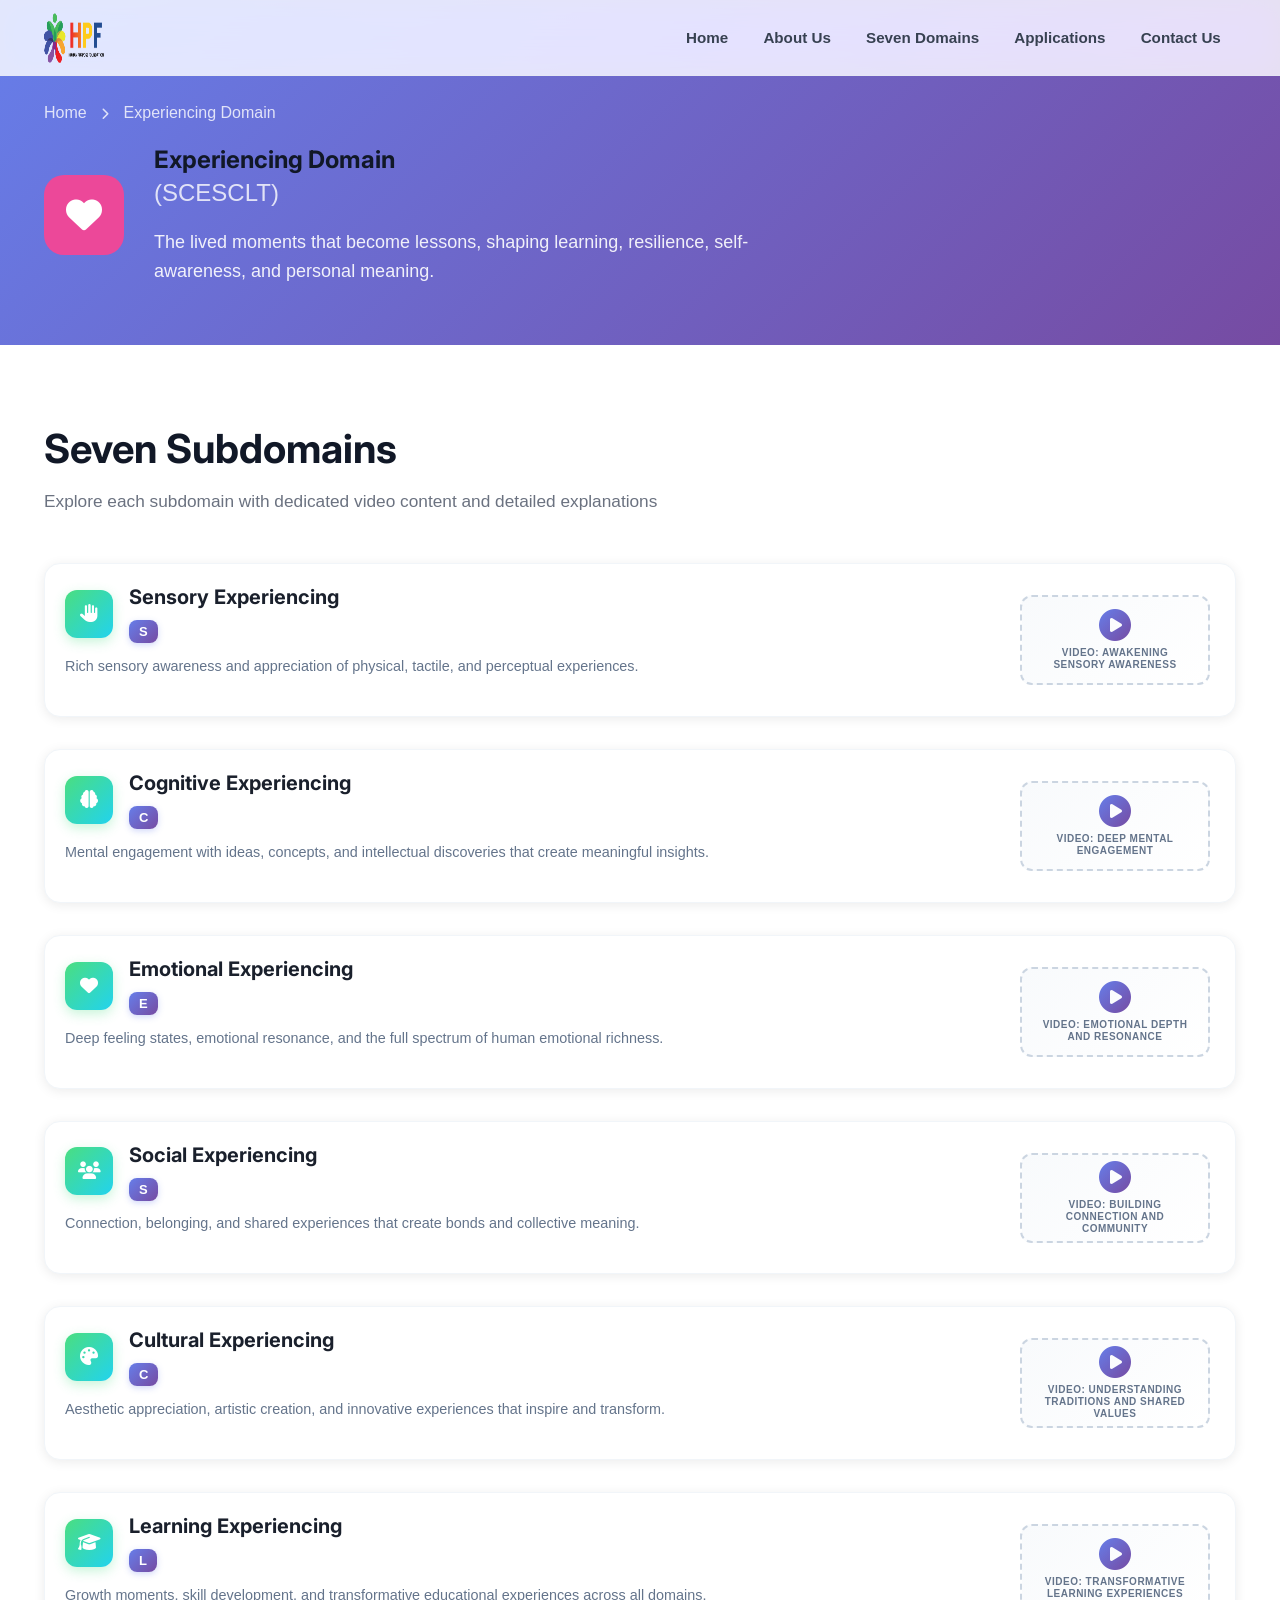
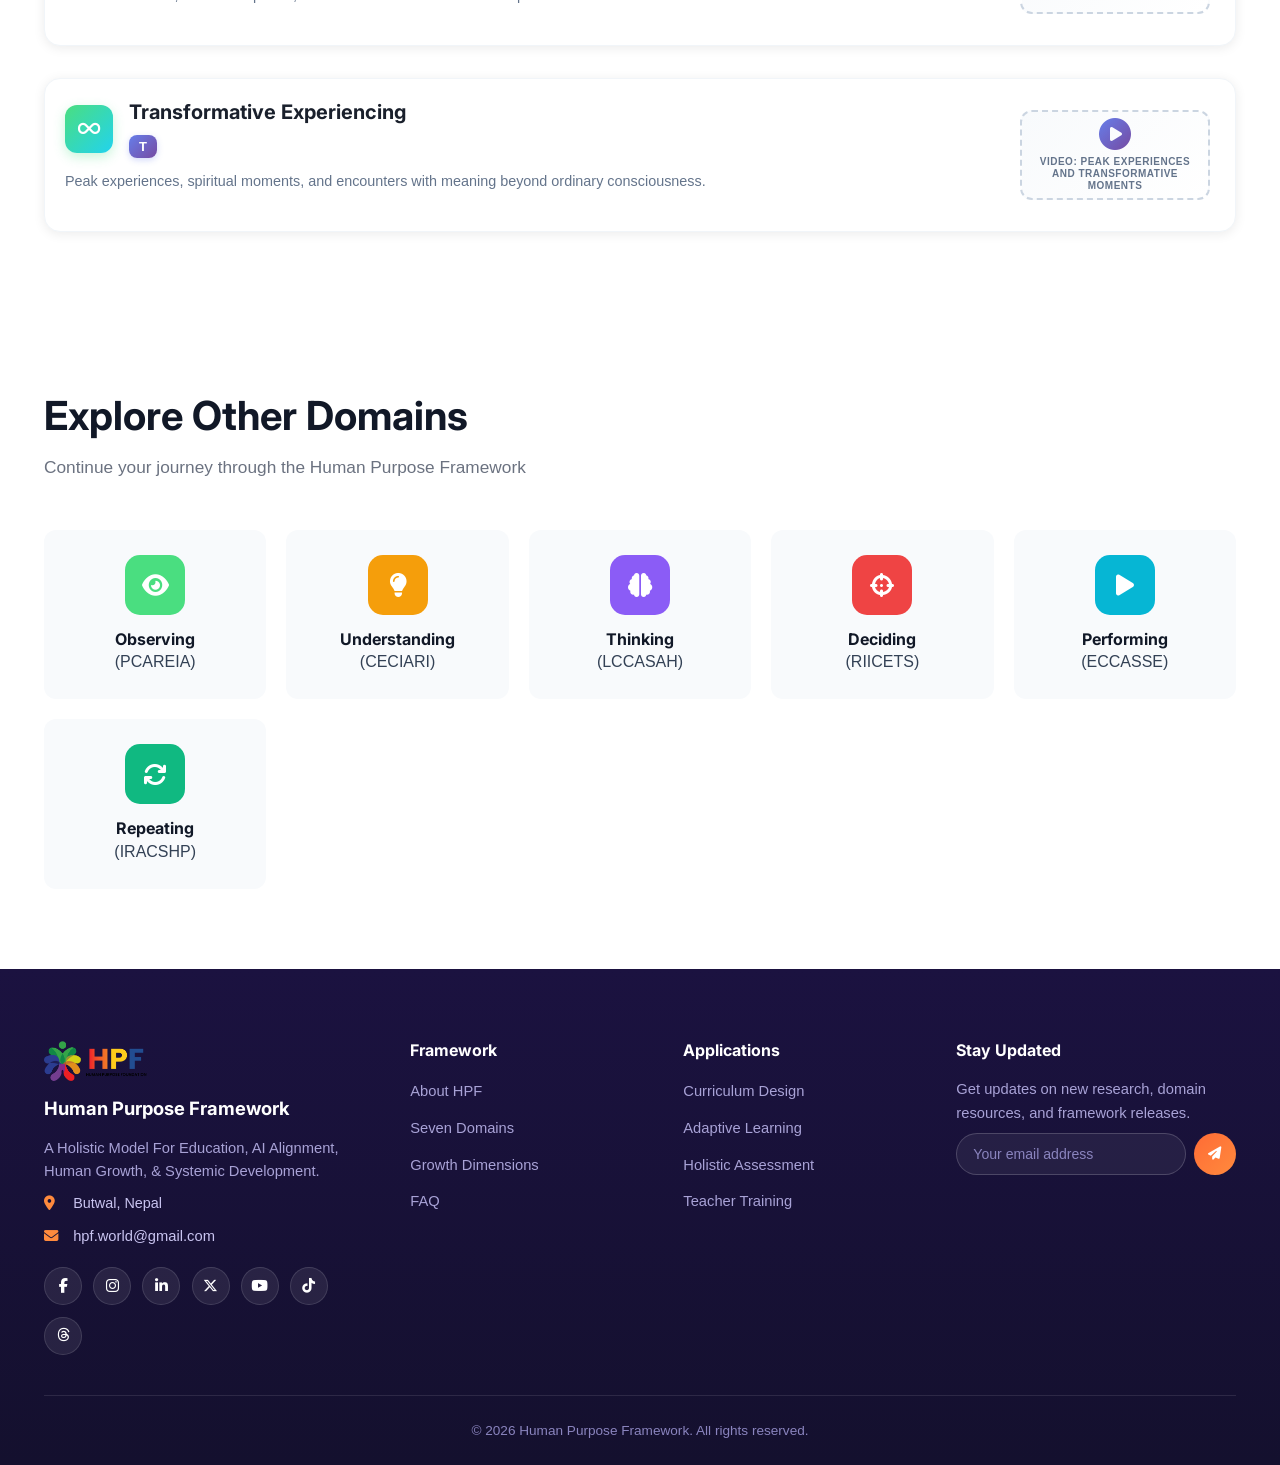
<file: domains/6_experiencing.html>
<!DOCTYPE html>
<html lang="en">
<head>
    <meta charset="UTF-8">
    <meta name="viewport" content="width=device-width, initial-scale=1.0">
    <title>Experiencing Domain | Reflection & Learning</title>
    <meta name="description" content="Explore the Experiencing Domain in Human Purpose Framework, where outcomes become lessons through reflection, learning, and self-awareness.">
    <link rel="canonical" href="https://hpf.world/domains/6_experiencing.html">
    <meta property="og:title" content="Experiencing Domain | Reflection & Learning">
    <meta property="og:description" content="Learn how the Experiencing Domain turns action into lessons, reflection, and self-awareness in HPF.">
    <meta property="og:url" content="https://hpf.world/domains/6_experiencing.html">
    <meta name="twitter:title" content="Experiencing Domain | Reflection & Learning">
    <meta name="twitter:description" content="Explore reflection, learning, and self-awareness in the Experiencing Domain of HPF.">
    <link rel="stylesheet" href="../styles.css">
    <link rel="stylesheet" href="domain-styles.css">
    <link href="https://fonts.googleapis.com/css2?family=Inter:wght@300;400;500;600;700&display=swap" rel="stylesheet">
    <link rel="stylesheet" href="https://cdnjs.cloudflare.com/ajax/libs/font-awesome/6.5.0/css/all.min.css">
</head>
<body>
    <!-- Navigation -->
    <nav class="navbar">
        <div class="nav-container">
            <div class="nav-logo">
                <a href="../index.html" class="logo-link">
                    <img src="../images/LogoHPF.png" alt="Human Purpose Framework Logo" class="logo-image">
                </a>
            </div>
            <ul class="nav-menu">
                <li><a href="../index.html" class="nav-link">Home</a></li>
                <li><a href="../index.html#about" class="nav-link">About Us</a></li>
                <li><a href="../index.html#domains" class="nav-link">Seven Domains</a></li>
                <li><a href="../index.html#applications" class="nav-link">Applications</a></li>
                <li><a href="../index.html#contact" class="nav-link">Contact Us</a></li>
            </ul>
            <div class="hamburger">
                <span class="bar"></span>
                <span class="bar"></span>
                <span class="bar"></span>
            </div>
        </div>
    </nav>

    <!-- Domain Hero -->
    <section class="domain-hero">
        <div class="container">
            <div class="domain-hero-content">
                <div class="breadcrumb">
                    <a href="../index.html">Home</a>
                    <i class="fas fa-chevron-right"></i>
                    <span>Experiencing Domain</span>
                </div>
                <div class="domain-title">
                    <div class="domain-icon-large experiencing-icon">
                        <i class="fas fa-heart"></i>
                    </div>
                    <div>
                        <h1>Experiencing Domain</h1>
                        <span class="domain-code-large">(SCESCLT)</span>
                        <p class="domain-hero-desc">The lived moments that become lessons, shaping learning, resilience, self-awareness, and personal meaning.</p>
                    </div>
                </div>
            </div>
        </div>
    </section>

    <!-- Growth Dimensions Chart -->
    <!-- <section class="growth-dimensions">
        <div class="container">
            <div class="section-header">
                <h2>Growth Dimensions Chart</h2>
                <p>Visualize how each subdomain develops across the five key human dimensions</p>
            </div>
            
            <div class="dimensions-chart">
                <div class="chart-legend">
                    <div class="legend-item" data-dimension="sensory">
                        <div class="legend-color sensory"></div>
                        <span>Sensory</span>
                    </div>
                    <div class="legend-item" data-dimension="cognitive">
                        <div class="legend-color cognitive"></div>
                        <span>Cognitive</span>
                    </div>
                    <div class="legend-item" data-dimension="emotional">
                        <div class="legend-color emotional"></div>
                        <span>Emotional</span>
                    </div>
                    <div class="legend-item" data-dimension="social">
                        <div class="legend-color social"></div>
                        <span>Social</span>
                    </div>
                    <div class="legend-item" data-dimension="spiritual">
                        <div class="legend-color spiritual"></div>
                        <span>Spiritual</span>
                    </div>
                </div>
                
                <div class="dimensions-grid">
                    <div class="dimension-row" data-subdomain="sensory">
                        <div class="subdomain-name">Sensory</div>
                        <div class="dimension-bar">
                            <div class="bar-fill sensory active" data-dimension="sensory"></div>
                            <div class="bar-fill cognitive" data-dimension="cognitive"></div>
                            <div class="bar-fill emotional" data-dimension="emotional"></div>
                            <div class="bar-fill social" data-dimension="social"></div>
                            <div class="bar-fill spiritual" data-dimension="spiritual"></div>
                        </div>
                    </div>
                    
                    <div class="dimension-row" data-subdomain="cognitive">
                        <div class="subdomain-name">Cognitive</div>
                        <div class="dimension-bar">
                            <div class="bar-fill sensory" data-dimension="sensory"></div>
                            <div class="bar-fill cognitive active" data-dimension="cognitive"></div>
                            <div class="bar-fill emotional" data-dimension="emotional"></div>
                            <div class="bar-fill social active" data-dimension="social"></div>
                            <div class="bar-fill spiritual active" data-dimension="spiritual"></div>
                        </div>
                    </div>
                    
                    <div class="dimension-row" data-subdomain="emotional">
                        <div class="subdomain-name">Emotional</div>
                        <div class="dimension-bar">
                            <div class="bar-fill sensory" data-dimension="sensory"></div>
                            <div class="bar-fill cognitive" data-dimension="cognitive"></div>
                            <div class="bar-fill emotional active" data-dimension="emotional"></div>
                            <div class="bar-fill social active" data-dimension="social"></div>
                            <div class="bar-fill spiritual active" data-dimension="spiritual"></div>
                        </div>
                    </div>
                    
                    <div class="dimension-row" data-subdomain="social">
                        <div class="subdomain-name">Social</div>
                        <div class="dimension-bar">
                            <div class="bar-fill sensory" data-dimension="sensory"></div>
                            <div class="bar-fill cognitive active" data-dimension="cognitive"></div>
                            <div class="bar-fill emotional active" data-dimension="emotional"></div>
                            <div class="bar-fill social active" data-dimension="social"></div>
                            <div class="bar-fill spiritual active" data-dimension="spiritual"></div>
                        </div>
                    </div>
                    
                    <div class="dimension-row" data-subdomain="cultural">
                        <div class="subdomain-name">Cultural</div>
                        <div class="dimension-bar">
                            <div class="bar-fill sensory active" data-dimension="sensory"></div>
                            <div class="bar-fill cognitive active" data-dimension="cognitive"></div>
                            <div class="bar-fill emotional active" data-dimension="emotional"></div>
                            <div class="bar-fill social active" data-dimension="social"></div>
                            <div class="bar-fill spiritual active" data-dimension="spiritual"></div>
                        </div>
                    </div>
                    
                    <div class="dimension-row" data-subdomain="learning">
                        <div class="subdomain-name">Learning</div>
                        <div class="dimension-bar">
                            <div class="bar-fill sensory active" data-dimension="sensory"></div>
                            <div class="bar-fill cognitive active" data-dimension="cognitive"></div>
                            <div class="bar-fill emotional active" data-dimension="emotional"></div>
                            <div class="bar-fill social active" data-dimension="social"></div>
                            <div class="bar-fill spiritual active" data-dimension="spiritual"></div>
                        </div>
                    </div>
                    
                    <div class="dimension-row" data-subdomain="transformative">
                        <div class="subdomain-name">Transformative</div>
                        <div class="dimension-bar">
                            <div class="bar-fill sensory active" data-dimension="sensory"></div>
                            <div class="bar-fill cognitive active" data-dimension="cognitive"></div>
                            <div class="bar-fill emotional active" data-dimension="emotional"></div>
                            <div class="bar-fill social active" data-dimension="social"></div>
                            <div class="bar-fill spiritual active" data-dimension="spiritual"></div>
                        </div>
                    </div>
                </div>
            </div>
        </div>
    </section> -->

    <!-- Subdomains with Videos -->
    <section class="subdomains">
        <div class="container">
            <div class="section-header">
                <h2>Seven Subdomains</h2>
                <p>Explore each subdomain with dedicated video content and detailed explanations</p>
            </div>
            
            <div class="subdomains-grid">
                <!-- Sensory Experiencing -->
                <div class="subdomain-card">
                    <div class="subdomain-header">
                        <div class="subdomain-icon experiencing-icon">
                            <i class="fas fa-hand-paper"></i>
                        </div>
                        <div class="subdomain-info">
                            <h3>Sensory Experiencing</h3>
                            <span class="subdomain-letter">S</span>
                        </div>
                    </div>
                    <p class="subdomain-description">Rich sensory awareness and appreciation of physical, tactile, and perceptual experiences.</p>
                    
                    <div class="video-container">
                        <div class="video-placeholder" onclick="playVideo('sensational')">
                            <i class="fas fa-play-circle"></i>
                            <span>Video: Awakening Sensory Awareness</span>
                        </div>
                    </div>
                    
                    <!-- <div class="subdomain-dimensions">
                        <span class="dimension-tag sensory" onclick="showDimensionInfo('sensory')">Sensory</span>
                        <span class="dimension-tag emotional" onclick="showDimensionInfo('emotional')">Emotional</span>
                    </div> -->
                </div>

                <!-- Cognitive Experiencing -->
                <div class="subdomain-card">
                    <div class="subdomain-header">
                        <div class="subdomain-icon experiencing-icon">
                            <i class="fas fa-brain"></i>
                        </div>
                        <div class="subdomain-info">
                            <h3>Cognitive Experiencing</h3>
                            <span class="subdomain-letter">C</span>
                        </div>
                    </div>
                    <p class="subdomain-description">Mental engagement with ideas, concepts, and intellectual discoveries that create meaningful insights.</p>
                    
                    <div class="video-container">
                        <div class="video-placeholder" onclick="playVideo('cognitive')">
                            <i class="fas fa-play-circle"></i>
                            <span>Video: Deep Mental Engagement</span>
                        </div>
                    </div>
                    
                    <!-- <div class="subdomain-dimensions">
                        <span class="dimension-tag cognitive" onclick="showDimensionInfo('cognitive')">Cognitive</span>
                        <span class="dimension-tag emotional" onclick="showDimensionInfo('emotional')">Emotional</span>
                    </div> -->
                </div>

                <!-- Emotional Experiencing -->
                <div class="subdomain-card">
                    <div class="subdomain-header">
                        <div class="subdomain-icon experiencing-icon">
                            <i class="fas fa-heart"></i>
                        </div>
                        <div class="subdomain-info">
                            <h3>Emotional Experiencing</h3>
                            <span class="subdomain-letter">E</span>
                        </div>
                    </div>
                    <p class="subdomain-description">Deep feeling states, emotional resonance, and the full spectrum of human emotional richness.</p>
                    
                    <div class="video-container">
                        <div class="video-placeholder" onclick="playVideo('emotional')">
                            <i class="fas fa-play-circle"></i>
                            <span>Video: Emotional Depth and Resonance</span>
                        </div>
                    </div>
                    
                    <!-- <div class="subdomain-dimensions">
                        <span class="dimension-tag sensory" onclick="showDimensionInfo('sensory')">Sensory</span>
                        <span class="dimension-tag cognitive" onclick="showDimensionInfo('cognitive')">Cognitive</span>
                        <span class="dimension-tag emotional" onclick="showDimensionInfo('emotional')">Emotional</span>
                        <span class="dimension-tag social" onclick="showDimensionInfo('social')">Social</span>
                    </div> -->
                </div>

                <!-- Social Experiencing -->
                <div class="subdomain-card">
                    <div class="subdomain-header">
                        <div class="subdomain-icon experiencing-icon">
                            <i class="fas fa-users"></i>
                        </div>
                        <div class="subdomain-info">
                            <h3>Social Experiencing</h3>
                            <span class="subdomain-letter">S</span>
                        </div>
                    </div>
                    <p class="subdomain-description">Connection, belonging, and shared experiences that create bonds and collective meaning.</p>
                    
                    <div class="video-container">
                        <div class="video-placeholder" onclick="playVideo('social')">
                            <i class="fas fa-play-circle"></i>
                            <span>Video: Building Connection and Community</span>
                        </div>
                    </div>
                    
                    <!-- <div class="subdomain-dimensions">
                        <span class="dimension-tag cognitive" onclick="showDimensionInfo('cognitive')">Cognitive</span>
                        <span class="dimension-tag emotional" onclick="showDimensionInfo('emotional')">Emotional</span>
                        <span class="dimension-tag social" onclick="showDimensionInfo('social')">Social</span>
                    </div> -->
                </div>

                <!-- Cultural Experiencing -->
                <div class="subdomain-card">
                    <div class="subdomain-header">
                        <div class="subdomain-icon experiencing-icon">
                            <i class="fas fa-palette"></i>
                        </div>
                        <div class="subdomain-info">
                            <h3>Cultural Experiencing</h3>
                            <span class="subdomain-letter">C</span>
                        </div>
                    </div>
                    <p class="subdomain-description">Aesthetic appreciation, artistic creation, and innovative experiences that inspire and transform.</p>
                    
                    <div class="video-container">
                        <div class="video-placeholder" onclick="playVideo('cultural')">
                            <i class="fas fa-play-circle"></i>
                            <span>Video:  Understanding traditions and shared values</span>
                        </div>
                    </div>
                    
                    <!-- <div class="subdomain-dimensions">
                        <span class="dimension-tag sensory" onclick="showDimensionInfo('sensory')">Sensory</span>
                        <span class="dimension-tag cognitive" onclick="showDimensionInfo('cognitive')">Cognitive</span>
                        <span class="dimension-tag emotional" onclick="showDimensionInfo('emotional')">Emotional</span>
                        <span class="dimension-tag spiritual" onclick="showDimensionInfo('spiritual')">Spiritual</span>
                    </div> -->
                </div>

                <!-- Learning Experiencing -->
                <div class="subdomain-card">
                    <div class="subdomain-header">
                        <div class="subdomain-icon experiencing-icon">
                            <i class="fas fa-graduation-cap"></i>
                        </div>
                        <div class="subdomain-info">
                            <h3>Learning Experiencing</h3>
                            <span class="subdomain-letter">L</span>
                        </div>
                    </div>
                    <p class="subdomain-description">Growth moments, skill development, and transformative educational experiences across all domains.</p>
                    
                    <div class="video-container">
                        <div class="video-placeholder" onclick="playVideo('learning')">
                            <i class="fas fa-play-circle"></i>
                            <span>Video: Transformative Learning Experiences</span>
                        </div>
                    </div>
                    
                    <!-- <div class="subdomain-dimensions">
                        <span class="dimension-tag sensory" onclick="showDimensionInfo('sensory')">Sensory</span>
                        <span class="dimension-tag cognitive" onclick="showDimensionInfo('cognitive')">Cognitive</span>
                        <span class="dimension-tag emotional" onclick="showDimensionInfo('emotional')">Emotional</span>
                        <span class="dimension-tag social" onclick="showDimensionInfo('social')">Social</span>
                        <span class="dimension-tag spiritual" onclick="showDimensionInfo('spiritual')">Spiritual</span>
                    </div> -->
                </div>

                <!-- Transformative Experiencing -->
                <div class="subdomain-card">
                    <div class="subdomain-header">
                        <div class="subdomain-icon experiencing-icon">
                            <i class="fas fa-infinity"></i>
                        </div>
                        <div class="subdomain-info">
                            <h3>Transformative Experiencing</h3>
                            <span class="subdomain-letter">T</span>
                        </div>
                    </div>
                    <p class="subdomain-description">Peak experiences, spiritual moments, and encounters with meaning beyond ordinary consciousness.</p>
                    
                    <div class="video-container">
                        <div class="video-placeholder" onclick="playVideo('transformative')">
                            <i class="fas fa-play-circle"></i>
                            <span>Video: Peak Experiences and Transformative Moments</span>
                        </div>
                    </div>
                    
                    <!-- <div class="subdomain-dimensions">
                        <span class="dimension-tag cognitive" onclick="showDimensionInfo('cognitive')">Cognitive</span>
                        <span class="dimension-tag emotional" onclick="showDimensionInfo('emotional')">Emotional</span>
                        <span class="dimension-tag spiritual" onclick="showDimensionInfo('spiritual')">Spiritual</span>
                    </div> -->
                </div>
            </div>
        </div>
    </section>

    <!-- Navigation to Other Domains -->
    <section class="domain-navigation">
        <div class="container">
            <div class="section-header">
                <h2>Explore Other Domains</h2>
                <p>Continue your journey through the Human Purpose Framework</p>
            </div>
            
            <div class="nav-domains">
                <a href="1_observing.html" class="nav-domain-card">
                    <div class="nav-domain-icon observing-icon">
                        <i class="fas fa-eye"></i>
                    </div>
                    <h4>Observing</h4>
                    <span>(PCAREIA)</span>
                </a>
                <a href="2_understanding.html" class="nav-domain-card">
                    <div class="nav-domain-icon understanding-icon">
                        <i class="fas fa-lightbulb"></i>
                    </div>
                    <h4>Understanding</h4>
                    <span>(CECIARI)</span>
                </a>
                <a href="3_thinking.html" class="nav-domain-card">
                    <div class="nav-domain-icon thinking-icon">
                        <i class="fas fa-brain"></i>
                    </div>
                    <h4>Thinking</h4>
                    <span>(LCCASAH)</span>
                </a>
                <a href="4_deciding.html" class="nav-domain-card">
                    <div class="nav-domain-icon deciding-icon">
                        <i class="fas fa-crosshairs"></i>
                    </div>
                    <h4>Deciding</h4>
                    <span>(RIICETS)</span>
                </a>
                <a href="5_performing.html" class="nav-domain-card">
                    <div class="nav-domain-icon performing-icon">
                        <i class="fas fa-play"></i>
                    </div>
                    <h4>Performing</h4>
                    <span>(ECCASSE)</span>
                </a>
                <a href="7_repeating.html" class="nav-domain-card">
                    <div class="nav-domain-icon repeating-icon">
                        <i class="fas fa-sync"></i>
                    </div>
                    <h4>Repeating</h4>
                    <span>(IRACSHP)</span>
                </a>
            </div>
        </div>
    </section>

    <footer class="footer" id="contact">
        <div class="container">
            <div class="footer-content">
                <div class="footer-section">
                    <img src="../images/LogoHPF.png" alt="Human Purpose Framework logo" class="footer-logo-image" loading="lazy" decoding="async" width="40" height="40" onerror="this.style.display='none'">
                    <h3>Human Purpose Framework</h3>
                    <p>A Holistic Model For Education, AI Alignment, Human Growth, &amp; Systemic Development.</p>
                    <div class="connect-item">
                        <i class="fa-solid fa-location-dot" aria-hidden="true"></i>
                        <span>Butwal, Nepal</span>
                    </div>
                    <div class="connect-item">
                        <i class="fa-solid fa-envelope" aria-hidden="true"></i>
                        <a href="mailto:hpf.world@gmail.com">hpf.world@gmail.com</a>
                    </div>
                    <div class="social-links-footer">
                        <a href="https://www.facebook.com/profile.php?id=61581930064162" target="_blank" rel="noopener noreferrer" title="Facebook"><i class="fa-brands fa-facebook-f" aria-hidden="true"></i></a>
                        <a href="https://www.instagram.com/hpf.world" target="_blank" rel="noopener noreferrer" title="Instagram"><i class="fa-brands fa-instagram" aria-hidden="true"></i></a>
                        <a href="https://www.linkedin.com/company/hpf-world" target="_blank" rel="noopener noreferrer" title="LinkedIn"><i class="fa-brands fa-linkedin-in" aria-hidden="true"></i></a>
                        <a href="https://x.com/HPFWORLD" target="_blank" rel="noopener noreferrer" title="X"><i class="fa-brands fa-x-twitter" aria-hidden="true"></i></a>
                        <a href="https://youtube.com/@HPFworld" target="_blank" rel="noopener noreferrer" title="YouTube"><i class="fa-brands fa-youtube" aria-hidden="true"></i></a>
                        <a href="https://tiktok.com/@hpfworld" target="_blank" rel="noopener noreferrer" title="TikTok"><i class="fa-brands fa-tiktok" aria-hidden="true"></i></a>
                        <a href="https://threads.com/@hpf.world" target="_blank" rel="noopener noreferrer" title="Threads"><i class="fa-brands fa-threads" aria-hidden="true"></i></a>
                    </div>
                </div>
                <div class="footer-section">
                    <h4>Framework</h4>
                    <ul>
                        <li><a href="../index.html#about">About HPF</a></li>
                        <li><a href="../index.html#domains">Seven Domains</a></li>
                        <li><a href="../index.html#dimensions">Growth Dimensions</a></li>
                        <li><a href="../index.html#faq">FAQ</a></li>
                    </ul>
                </div>
                <div class="footer-section">
                    <h4>Applications</h4>
                    <ul>
                        <li><a href="../index.html#applications">Curriculum Design</a></li>
                        <li><a href="../index.html#applications">Adaptive Learning</a></li>
                        <li><a href="../index.html#applications">Holistic Assessment</a></li>
                        <li><a href="../index.html#applications">Teacher Training</a></li>
                    </ul>
                </div>
                <div class="footer-section">
                    <h4>Stay Updated</h4>
                    <p>Get updates on new research, domain resources, and framework releases.</p>
                    <form class="newsletter-form" onsubmit="return false;">
                        <label for="newsletterEmail" class="sr-only" style="position:absolute;left:-9999px;">Email address</label>
                        <input type="email" id="newsletterEmail" placeholder="Your email address" required>
                        <button type="submit" aria-label="Subscribe"><i class="fas fa-paper-plane" aria-hidden="true"></i></button>
                    </form>
                </div>
            </div>
            <div class="footer-bottom">
                <p>&copy; 2026 Human Purpose Framework. All rights reserved.</p>
            </div>
        </div>
    </footer>

    <!-- Video Modal -->
    <div id="videoModal" class="modal">
        <div class="modal-content">
            <span class="close">&times;</span>
            <div class="modal-video">
                <iframe id="modalVideo" width="100%" height="400" frameborder="0" allowfullscreen></iframe>
            </div>
        </div>
    </div>

    <!-- Dimension Info Modal -->
    <div id="dimensionModal" class="modal">
        <div class="modal-content">
            <span class="close">&times;</span>
            <div id="dimensionContent">
                <!-- Content will be populated by JavaScript -->
            </div>
        </div>
    </div>

    <script src="../script.js"></script>
    <script src="domain-script.js"></script>
</body>
</html>
</file>
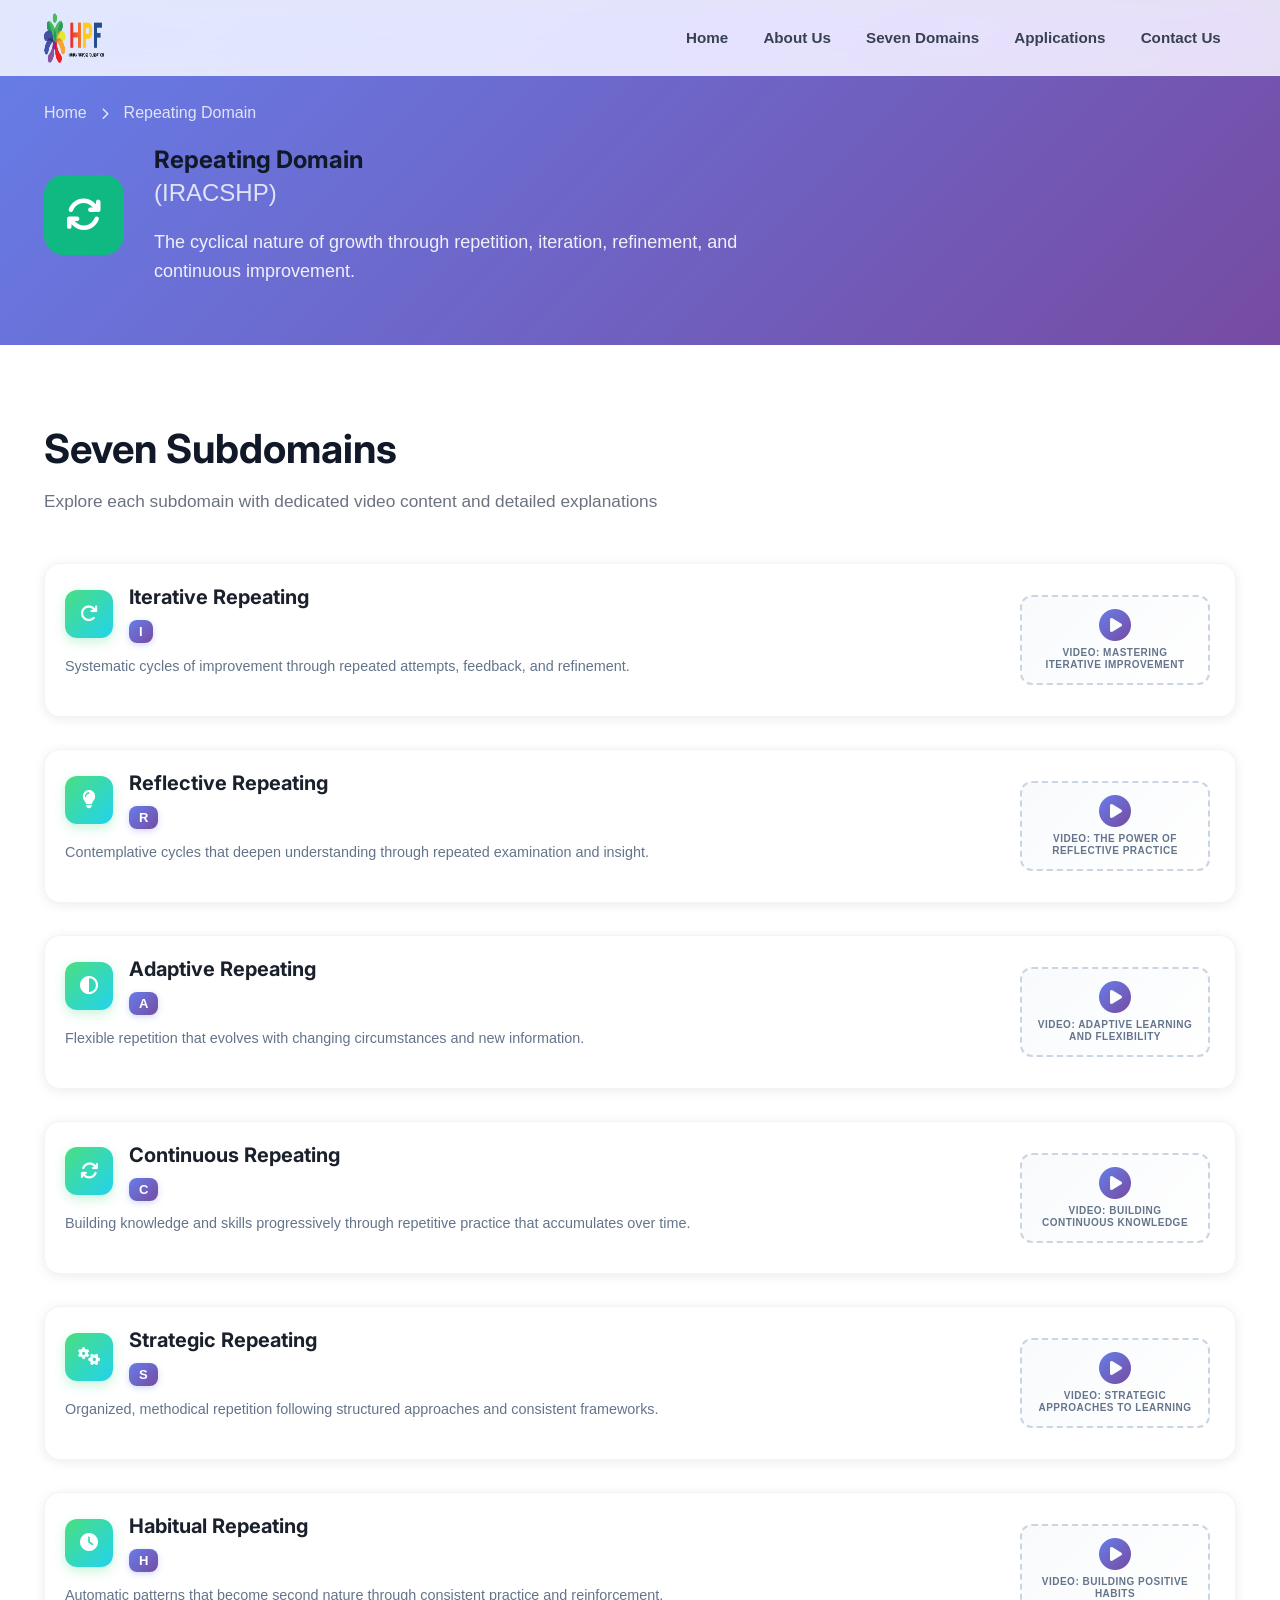
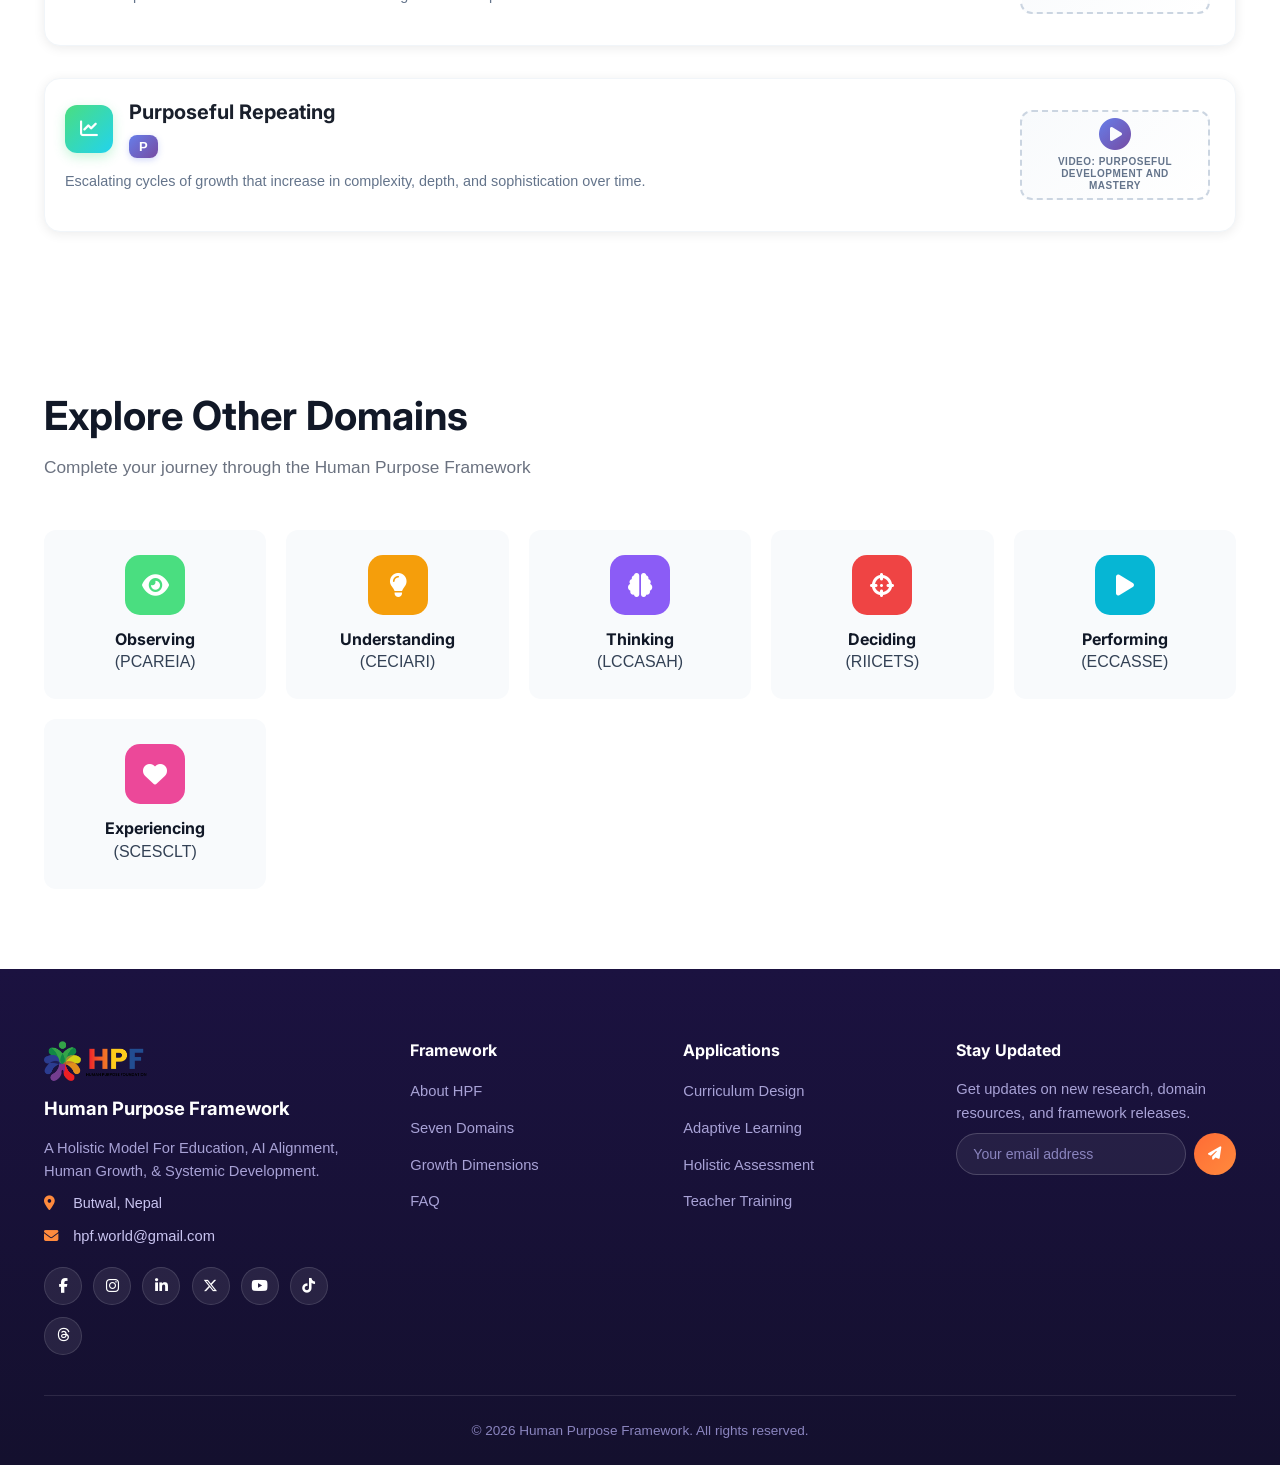
<file: domains/7_repeating.html>
<!DOCTYPE html>
<html lang="en">
<head>
    <meta charset="UTF-8">
    <meta name="viewport" content="width=device-width, initial-scale=1.0">
    <title>Repeating Domain | Growth & Continuous Improvement</title>
    <meta name="description" content="Explore the Repeating Domain in Human Purpose Framework, where reflection becomes habit through iteration, improvement, and continuous growth.">
    <link rel="canonical" href="https://hpf.world/domains/7_repeating.html">
    <meta property="og:title" content="Repeating Domain | Growth & Continuous Improvement">
    <meta property="og:description" content="Learn how the Repeating Domain supports iteration, habit formation, and continuous improvement in HPF.">
    <meta property="og:url" content="https://hpf.world/domains/7_repeating.html">
    <meta name="twitter:title" content="Repeating Domain | Growth & Continuous Improvement">
    <meta name="twitter:description" content="Explore iteration, habit formation, and continuous improvement in the Repeating Domain of HPF.">
    <link rel="stylesheet" href="../styles.css">
    <link rel="stylesheet" href="domain-styles.css">
    <link href="https://fonts.googleapis.com/css2?family=Inter:wght@300;400;500;600;700&display=swap" rel="stylesheet">
    <link rel="stylesheet" href="https://cdnjs.cloudflare.com/ajax/libs/font-awesome/6.5.0/css/all.min.css">
</head>
<body>
    <!-- Navigation -->
    <nav class="navbar">
        <div class="nav-container">
            <div class="nav-logo">
                <a href="../index.html" class="logo-link">
                    <img src="../images/LogoHPF.png" alt="Human Purpose Framework Logo" class="logo-image">
                </a>
            </div>
            <ul class="nav-menu">
                <li><a href="../index.html" class="nav-link">Home</a></li>
                <li><a href="../index.html#about" class="nav-link">About Us</a></li>
                <li><a href="../index.html#domains" class="nav-link">Seven Domains</a></li>
                <li><a href="../index.html#applications" class="nav-link">Applications</a></li>
                <li><a href="../index.html#contact" class="nav-link">Contact Us</a></li>
            </ul>
            <div class="hamburger">
                <span class="bar"></span>
                <span class="bar"></span>
                <span class="bar"></span>
            </div>
        </div>
    </nav>

    <!-- Domain Hero -->
    <section class="domain-hero">
        <div class="container">
            <div class="domain-hero-content">
                <div class="breadcrumb">
                    <a href="../index.html">Home</a>
                    <i class="fas fa-chevron-right"></i>
                    <span>Repeating Domain</span>
                </div>
                <div class="domain-title">
                    <div class="domain-icon-large repeating-icon">
                        <i class="fas fa-sync"></i>
                    </div>
                    <div>
                        <h1>Repeating Domain</h1>
                        <span class="domain-code-large">(IRACSHP)</span>
                        <p class="domain-hero-desc">The cyclical nature of growth through repetition, iteration, refinement, and continuous improvement.</p>
                    </div>
                </div>
            </div>
        </div>
    </section>

    <!-- Growth Dimensions Chart
    <section class="growth-dimensions">
        <div class="container">
            <div class="section-header">
                <h2>Growth Dimensions Chart</h2>
                <p>Visualize how each subdomain develops across the five key human dimensions</p>
            </div>
            
            <div class="dimensions-chart">
                <div class="chart-legend">
                    <div class="legend-item" data-dimension="sensory">
                        <div class="legend-color sensory"></div>
                        <span>Sensory</span>
                    </div>
                    <div class="legend-item" data-dimension="cognitive">
                        <div class="legend-color cognitive"></div>
                        <span>Cognitive</span>
                    </div>
                    <div class="legend-item" data-dimension="emotional">
                        <div class="legend-color emotional"></div>
                        <span>Emotional</span>
                    </div>
                    <div class="legend-item" data-dimension="social">
                        <div class="legend-color social"></div>
                        <span>Social</span>
                    </div>
                    <div class="legend-item" data-dimension="spiritual">
                        <div class="legend-color spiritual"></div>
                        <span>Spiritual</span>
                    </div>
                </div>
                
                <div class="dimensions-grid">
                    <div class="dimension-row" data-subdomain="iterative">
                        <div class="subdomain-name">Iterative</div>
                        <div class="dimension-bar">
                            <div class="bar-fill sensory active" data-dimension="sensory"></div>
                            <div class="bar-fill cognitive active" data-dimension="cognitive"></div>
                            <div class="bar-fill emotional" data-dimension="emotional"></div>
                            <div class="bar-fill social" data-dimension="social"></div>
                            <div class="bar-fill spiritual" data-dimension="spiritual"></div>
                        </div>
                    </div>
                    
                    <div class="dimension-row" data-subdomain="reflective">
                        <div class="subdomain-name">Reflective</div>
                        <div class="dimension-bar">
                            <div class="bar-fill sensory active" data-dimension="sensory"></div>
                            <div class="bar-fill cognitive active" data-dimension="cognitive"></div>
                            <div class="bar-fill emotional active" data-dimension="emotional"></div>
                            <div class="bar-fill social active" data-dimension="social"></div>
                            <div class="bar-fill spiritual active" data-dimension="spiritual"></div>
                        </div>
                    </div>
                    
                    <div class="dimension-row" data-subdomain="adaptive">
                        <div class="subdomain-name">Adaptive</div>
                        <div class="dimension-bar">
                            <div class="bar-fill sensory active" data-dimension="sensory"></div>
                            <div class="bar-fill cognitive active" data-dimension="cognitive"></div>
                            <div class="bar-fill emotional active" data-dimension="emotional"></div>
                            <div class="bar-fill social active" data-dimension="social"></div>
                            <div class="bar-fill spiritual active" data-dimension="spiritual"></div>
                        </div>
                    </div>
                    
                    <div class="dimension-row" data-subdomain="continuous">
                        <div class="subdomain-name">Continuous</div>
                        <div class="dimension-bar">
                            <div class="bar-fill sensory active" data-dimension="sensory"></div>
                            <div class="bar-fill cognitive active" data-dimension="cognitive"></div>
                            <div class="bar-fill emotional" data-dimension="emotional"></div>
                            <div class="bar-fill social active" data-dimension="social"></div>
                            <div class="bar-fill spiritual" data-dimension="spiritual"></div>
                        </div>
                    </div>
                    
                    <div class="dimension-row" data-subdomain="strategic">
                        <div class="subdomain-name">Strategic</div>
                        <div class="dimension-bar">
                            <div class="bar-fill sensory active" data-dimension="sensory"></div>
                            <div class="bar-fill cognitive active" data-dimension="cognitive"></div>
                            <div class="bar-fill emotional active" data-dimension="emotional"></div>
                            <div class="bar-fill social active" data-dimension="social"></div>
                            <div class="bar-fill spiritual" data-dimension="spiritual"></div>
                        </div>
                    </div>
                    
                    <div class="dimension-row" data-subdomain="habitual">
                        <div class="subdomain-name">Habitual</div>
                        <div class="dimension-bar">
                            <div class="bar-fill sensory active" data-dimension="sensory"></div>
                            <div class="bar-fill cognitive" data-dimension="cognitive"></div>
                            <div class="bar-fill emotional active" data-dimension="emotional"></div>
                            <div class="bar-fill social" data-dimension="social"></div>
                            <div class="bar-fill spiritual" data-dimension="spiritual"></div>
                        </div>
                    </div>
                    
                    <div class="dimension-row" data-subdomain="purposeful">
                        <div class="subdomain-name">Purposeful</div>
                        <div class="dimension-bar">
                            <div class="bar-fill sensory active" data-dimension="sensory"></div>
                            <div class="bar-fill cognitive active" data-dimension="cognitive"></div>
                            <div class="bar-fill emotional active" data-dimension="emotional"></div>
                            <div class="bar-fill social active" data-dimension="social"></div>
                            <div class="bar-fill spiritual active" data-dimension="spiritual"></div>
                        </div>
                    </div>
                </div>
            </div>
        </div>
    </section> -->

    <!-- Subdomains with Videos -->
    <section class="subdomains">
        <div class="container">
            <div class="section-header">
                <h2>Seven Subdomains</h2>
                <p>Explore each subdomain with dedicated video content and detailed explanations</p>
            </div>
            
            <div class="subdomains-grid">
                <!-- Iterative Repeating -->
                <div class="subdomain-card">
                    <div class="subdomain-header">
                        <div class="subdomain-icon repeating-icon">
                            <i class="fas fa-redo"></i>
                        </div>
                        <div class="subdomain-info">
                            <h3>Iterative Repeating</h3>
                            <span class="subdomain-letter">I</span>
                        </div>
                    </div>
                    <p class="subdomain-description">Systematic cycles of improvement through repeated attempts, feedback, and refinement.</p>
                    
                    <div class="video-container">
                        <div class="video-placeholder" onclick="playVideo('iterative')">
                            <i class="fas fa-play-circle"></i>
                            <span>Video: Mastering Iterative Improvement</span>
                        </div>
                    </div>
                    
                    <!-- <div class="subdomain-dimensions">
                        <span class="dimension-tag sensory" onclick="showDimensionInfo('sensory')">Sensory</span>
                        <span class="dimension-tag cognitive" onclick="showDimensionInfo('cognitive')">Cognitive</span>
                    </div> -->
                </div>

                <!-- Reflective Repeating -->
                <div class="subdomain-card">
                    <div class="subdomain-header">
                        <div class="subdomain-icon repeating-icon">
                            <i class="fas fa-lightbulb"></i>
                        </div>
                        <div class="subdomain-info">
                            <h3>Reflective Repeating</h3>
                            <span class="subdomain-letter">R</span>
                        </div>
                    </div>
                    <p class="subdomain-description">Contemplative cycles that deepen understanding through repeated examination and insight.</p>
                    
                    <div class="video-container">
                        <div class="video-placeholder" onclick="playVideo('reflective-repeating')">
                            <i class="fas fa-play-circle"></i>
                            <span>Video: The Power of Reflective Practice</span>
                        </div>
                    </div>
                    
                    <!-- <div class="subdomain-dimensions">
                        <span class="dimension-tag cognitive" onclick="showDimensionInfo('cognitive')">Cognitive</span>
                        <span class="dimension-tag emotional" onclick="showDimensionInfo('emotional')">Emotional</span>
                        <span class="dimension-tag spiritual" onclick="showDimensionInfo('spiritual')">Spiritual</span>
                    </div> -->
                </div>

                <!-- Adaptive Repeating -->
                <div class="subdomain-card">
                    <div class="subdomain-header">
                        <div class="subdomain-icon repeating-icon">
                            <i class="fas fa-adjust"></i>
                        </div>
                        <div class="subdomain-info">
                            <h3>Adaptive Repeating</h3>
                            <span class="subdomain-letter">A</span>
                        </div>
                    </div>
                    <p class="subdomain-description">Flexible repetition that evolves with changing circumstances and new information.</p>
                    
                    <div class="video-container">
                        <div class="video-placeholder" onclick="playVideo('adaptive-repeating')">
                            <i class="fas fa-play-circle"></i>
                            <span>Video: Adaptive Learning and Flexibility</span>
                        </div>
                    </div>
                    
                    <!-- <div class="subdomain-dimensions">
                        <span class="dimension-tag sensory" onclick="showDimensionInfo('sensory')">Sensory</span>
                        <span class="dimension-tag cognitive" onclick="showDimensionInfo('cognitive')">Cognitive</span>
                        <span class="dimension-tag emotional" onclick="showDimensionInfo('emotional')">Emotional</span>
                        <span class="dimension-tag social" onclick="showDimensionInfo('social')">Social</span>
                    </div> -->
                </div>

                <!-- Continuous Repeating -->
                <div class="subdomain-card">
                    <div class="subdomain-header">
                        <div class="subdomain-icon repeating-icon">
                            <i class="fas fa-arrows-rotate"></i>
                        </div>
                        <div class="subdomain-info">
                            <h3>Continuous Repeating</h3>
                            <span class="subdomain-letter">C</span>
                        </div>
                    </div>
                    <p class="subdomain-description">Building knowledge and skills progressively through repetitive practice that accumulates over time.</p>
                    
                    <div class="video-container">
                        <div class="video-placeholder" onclick="playVideo('continuous-repeating')">
                            <i class="fas fa-play-circle"></i>
                            <span>Video: Building Continuous Knowledge</span>
                        </div>
                    </div>
                    
                    <!-- <div class="subdomain-dimensions">
                        <span class="dimension-tag sensory" onclick="showDimensionInfo('sensory')">Sensory</span>
                        <span class="dimension-tag cognitive" onclick="showDimensionInfo('cognitive')">Cognitive</span>
                        <span class="dimension-tag emotional" onclick="showDimensionInfo('emotional')">Emotional</span>
                        <span class="dimension-tag social" onclick="showDimensionInfo('social')">Social</span>
                        <span class="dimension-tag spiritual" onclick="showDimensionInfo('spiritual')">Spiritual</span>
                    </div> -->
                </div>

                <!-- Strategic Repeating -->
                <div class="subdomain-card">
                    <div class="subdomain-header">
                        <div class="subdomain-icon repeating-icon">
                            <i class="fas fa-cogs"></i>
                        </div>
                        <div class="subdomain-info">
                            <h3>Strategic Repeating</h3>
                            <span class="subdomain-letter">S</span>
                        </div>
                    </div>
                    <p class="subdomain-description">Organized, methodical repetition following structured approaches and consistent frameworks.</p>
                    
                    <div class="video-container">
                        <div class="video-placeholder" onclick="playVideo('strategic-repeating')">
                            <i class="fas fa-play-circle"></i>
                            <span>Video: Strategic Approaches to Learning</span>
                        </div>
                    </div>
                    
                    <!-- <div class="subdomain-dimensions">
                        <span class="dimension-tag cognitive" onclick="showDimensionInfo('cognitive')">Cognitive</span>
                        <span class="dimension-tag social" onclick="showDimensionInfo('social')">Social</span>
                    </div> -->
                </div>

                <!-- Habitual Repeating -->
                <div class="subdomain-card">
                    <div class="subdomain-header">
                        <div class="subdomain-icon repeating-icon">
                            <i class="fas fa-clock"></i>
                        </div>
                        <div class="subdomain-info">
                            <h3>Habitual Repeating</h3>
                            <span class="subdomain-letter">H</span>
                        </div>
                    </div>
                    <p class="subdomain-description">Automatic patterns that become second nature through consistent practice and reinforcement.</p>
                    
                    <div class="video-container">
                        <div class="video-placeholder" onclick="playVideo('habitual')">
                            <i class="fas fa-play-circle"></i>
                            <span>Video: Building Positive Habits</span>
                        </div>
                    </div>
                    
                    <!-- <div class="subdomain-dimensions">
                        <span class="dimension-tag sensory" onclick="showDimensionInfo('sensory')">Sensory</span>
                        <span class="dimension-tag cognitive" onclick="showDimensionInfo('cognitive')">Cognitive</span>
                        <span class="dimension-tag emotional" onclick="showDimensionInfo('emotional')">Emotional</span>
                    </div> -->
                </div>

                <!-- Purposeful Repeating -->
                <div class="subdomain-card">
                    <div class="subdomain-header">
                        <div class="subdomain-icon repeating-icon">
                            <i class="fas fa-chart-line"></i>
                        </div>
                        <div class="subdomain-info">
                            <h3>Purposeful Repeating</h3>
                            <span class="subdomain-letter">P</span>
                        </div>
                    </div>
                    <p class="subdomain-description">Escalating cycles of growth that increase in complexity, depth, and sophistication over time.</p>
                    
                    <div class="video-container">
                        <div class="video-placeholder" onclick="playVideo('purposeful')">
                            <i class="fas fa-play-circle"></i>
                            <span>Video: Purposeful Development and Mastery</span>
                        </div>
                    </div>
                    
                    <!-- <div class="subdomain-dimensions">
                        <span class="dimension-tag sensory" onclick="showDimensionInfo('sensory')">Sensory</span>
                        <span class="dimension-tag cognitive" onclick="showDimensionInfo('cognitive')">Cognitive</span>
                        <span class="dimension-tag emotional" onclick="showDimensionInfo('emotional')">Emotional</span>
                        <span class="dimension-tag social" onclick="showDimensionInfo('social')">Social</span>
                        <span class="dimension-tag spiritual" onclick="showDimensionInfo('spiritual')">Spiritual</span>
                    </div> -->
                </div>
            </div>
        </div>
    </section>

    <!-- Navigation to Other Domains -->
    <section class="domain-navigation">
        <div class="container">
            <div class="section-header">
                <h2>Explore Other Domains</h2>
                <p>Complete your journey through the Human Purpose Framework</p>
            </div>
            
            <div class="nav-domains">
                <a href="1_observing.html" class="nav-domain-card">
                    <div class="nav-domain-icon observing-icon">
                        <i class="fas fa-eye"></i>
                    </div>
                    <h4>Observing</h4>
                    <span>(PCAREIA)</span>
                </a>
                <a href="2_understanding.html" class="nav-domain-card">
                    <div class="nav-domain-icon understanding-icon">
                        <i class="fas fa-lightbulb"></i>
                    </div>
                    <h4>Understanding</h4>
                    <span>(CECIARI)</span>
                </a>
                <a href="3_thinking.html" class="nav-domain-card">
                    <div class="nav-domain-icon thinking-icon">
                        <i class="fas fa-brain"></i>
                    </div>
                    <h4>Thinking</h4>
                    <span>(LCCASAH)</span>
                </a>
                <a href="4_deciding.html" class="nav-domain-card">
                    <div class="nav-domain-icon deciding-icon">
                        <i class="fas fa-crosshairs"></i>
                    </div>
                    <h4>Deciding</h4>
                    <span>(RIICETS)</span>
                </a>
                <a href="5_performing.html" class="nav-domain-card">
                    <div class="nav-domain-icon performing-icon">
                        <i class="fas fa-play"></i>
                    </div>
                    <h4>Performing</h4>
                    <span>(ECCASSE)</span>
                </a>
                <a href="6_experiencing.html" class="nav-domain-card">
                    <div class="nav-domain-icon experiencing-icon">
                        <i class="fas fa-heart"></i>
                    </div>
                    <h4>Experiencing</h4>
                    <span>(SCESCLT)</span>
                </a>
            </div>
        </div>
    </section>

    <footer class="footer" id="contact">
        <div class="container">
            <div class="footer-content">
                <div class="footer-section">
                    <img src="../images/LogoHPF.png" alt="Human Purpose Framework logo" class="footer-logo-image" loading="lazy" decoding="async" width="40" height="40" onerror="this.style.display='none'">
                    <h3>Human Purpose Framework</h3>
                    <p>A Holistic Model For Education, AI Alignment, Human Growth, &amp; Systemic Development.</p>
                    <div class="connect-item">
                        <i class="fa-solid fa-location-dot" aria-hidden="true"></i>
                        <span>Butwal, Nepal</span>
                    </div>
                    <div class="connect-item">
                        <i class="fa-solid fa-envelope" aria-hidden="true"></i>
                        <a href="mailto:hpf.world@gmail.com">hpf.world@gmail.com</a>
                    </div>
                    <div class="social-links-footer">
                        <a href="https://www.facebook.com/profile.php?id=61581930064162" target="_blank" rel="noopener noreferrer" title="Facebook"><i class="fa-brands fa-facebook-f" aria-hidden="true"></i></a>
                        <a href="https://www.instagram.com/hpf.world" target="_blank" rel="noopener noreferrer" title="Instagram"><i class="fa-brands fa-instagram" aria-hidden="true"></i></a>
                        <a href="https://www.linkedin.com/company/hpf-world" target="_blank" rel="noopener noreferrer" title="LinkedIn"><i class="fa-brands fa-linkedin-in" aria-hidden="true"></i></a>
                        <a href="https://x.com/HPFWORLD" target="_blank" rel="noopener noreferrer" title="X"><i class="fa-brands fa-x-twitter" aria-hidden="true"></i></a>
                        <a href="https://youtube.com/@HPFworld" target="_blank" rel="noopener noreferrer" title="YouTube"><i class="fa-brands fa-youtube" aria-hidden="true"></i></a>
                        <a href="https://tiktok.com/@hpfworld" target="_blank" rel="noopener noreferrer" title="TikTok"><i class="fa-brands fa-tiktok" aria-hidden="true"></i></a>
                        <a href="https://threads.com/@hpf.world" target="_blank" rel="noopener noreferrer" title="Threads"><i class="fa-brands fa-threads" aria-hidden="true"></i></a>
                    </div>
                </div>
                <div class="footer-section">
                    <h4>Framework</h4>
                    <ul>
                        <li><a href="../index.html#about">About HPF</a></li>
                        <li><a href="../index.html#domains">Seven Domains</a></li>
                        <li><a href="../index.html#dimensions">Growth Dimensions</a></li>
                        <li><a href="../index.html#faq">FAQ</a></li>
                    </ul>
                </div>
                <div class="footer-section">
                    <h4>Applications</h4>
                    <ul>
                        <li><a href="../index.html#applications">Curriculum Design</a></li>
                        <li><a href="../index.html#applications">Adaptive Learning</a></li>
                        <li><a href="../index.html#applications">Holistic Assessment</a></li>
                        <li><a href="../index.html#applications">Teacher Training</a></li>
                    </ul>
                </div>
                <div class="footer-section">
                    <h4>Stay Updated</h4>
                    <p>Get updates on new research, domain resources, and framework releases.</p>
                    <form class="newsletter-form" onsubmit="return false;">
                        <label for="newsletterEmail" class="sr-only" style="position:absolute;left:-9999px;">Email address</label>
                        <input type="email" id="newsletterEmail" placeholder="Your email address" required>
                        <button type="submit" aria-label="Subscribe"><i class="fas fa-paper-plane" aria-hidden="true"></i></button>
                    </form>
                </div>
            </div>
            <div class="footer-bottom">
                <p>&copy; 2026 Human Purpose Framework. All rights reserved.</p>
            </div>
        </div>
    </footer>

    <!-- Video Modal -->
    <div id="videoModal" class="modal">
        <div class="modal-content">
            <span class="close">&times;</span>
            <div class="modal-video">
                <iframe id="modalVideo" width="100%" height="400" frameborder="0" allowfullscreen></iframe>
            </div>
        </div>
    </div>

    <!-- Dimension Info Modal -->
    <div id="dimensionModal" class="modal">
        <div class="modal-content">
            <span class="close">&times;</span>
            <div id="dimensionContent">
                <!-- Content will be populated by JavaScript -->
            </div>
        </div>
    </div>

    <script src="../script.js"></script>
    <script src="domain-script.js"></script>
</body>
</html>
</file>
<file: styles.css>
/* ==========================================================================
   Human Purpose Framework — Design System
   ========================================================================== */

:root {
    /* Brand */
    --primary: #4F46E5;
    --primary-light: #6D5DFB;
    --primary-dark: #312E81;
    --accent: #FF6B35;
    --accent-light: #FF8A3D;

    /* Supporting palette (domain / dimension accents) */
    --c-cyan: #06B6D4;
    --c-teal: #14B8A6;
    --c-green: #22C55E;
    --c-pink: #EC4899;
    --c-purple: #A855F7;
    --c-blue: #3B82F6;
    --c-amber: #F59E0B;

    /* Surfaces */
    --bg: #F8FAFC;
    --bg-soft: #F4F7FB;
    --surface: #FFFFFF;

    /* Text */
    --text-1: #111827;
    --text-2: #374151;
    --text-3: #6B7280;
    --text-inverse: #F5F3FF;

    --border: #E6E9F2;

    /* Elevation */
    --shadow-sm: 0 1px 2px rgba(17, 24, 39, 0.06), 0 1px 3px rgba(17, 24, 39, 0.04);
    --shadow-md: 0 8px 24px -8px rgba(49, 46, 129, 0.18);
    --shadow-lg: 0 24px 60px -16px rgba(49, 46, 129, 0.28);
    --shadow-glow: 0 0 0 1px rgba(255,255,255,0.08), 0 20px 60px -12px rgba(79, 70, 229, 0.55);

    /* Gradients */
    --grad-hero: radial-gradient(120% 140% at 15% 0%, #4838B8 0%, #34216E 42%, #1B1240 100%);
    --grad-primary: linear-gradient(135deg, var(--primary-light) 0%, var(--primary) 55%, var(--primary-dark) 100%);
    --grad-accent: linear-gradient(135deg, var(--accent) 0%, var(--accent-light) 100%);
    --grad-panel: linear-gradient(135deg, #EEF2FF 0%, #F5F3FF 100%);

    /* Type */
    --font-display: 'Plus Jakarta Sans', 'Inter', sans-serif;
    --font-body: 'Inter', sans-serif;

    /* Radius */
    --r-sm: 10px;
    --r-md: 16px;
    --r-lg: 24px;
    --r-full: 999px;

    --nav-h: 76px;
}

* { margin: 0; padding: 0; box-sizing: border-box; }

html {
    width: 100%;
    scroll-behavior: smooth;
    scroll-padding-top: var(--nav-h);
}

@media (prefers-reduced-motion: reduce) {
    html { scroll-behavior: auto; }
    *, *::before, *::after {
        animation-duration: 0.001ms !important;
        animation-iteration-count: 1 !important;
        transition-duration: 0.001ms !important;
        scroll-behavior: auto !important;
    }
}

body {
    font-family: var(--font-body);
    color: var(--text-2);
    background: var(--bg);
    line-height: 1.6;
    overflow-x: hidden;
    -webkit-font-smoothing: antialiased;
}

img { max-width: 100%; height: auto; display: block; }

a { color: inherit; }

h1, h2, h3, h4 {
    font-family: var(--font-display);
    color: var(--text-1);
    line-height: 1.2;
    font-weight: 700;
}

.container {
    max-width: 1240px;
    margin: 0 auto;
    padding: 0 24px;
}

.eyebrow {
    display: inline-flex;
    align-items: center;
    gap: 0.5rem;
    padding: 0.4rem 0.9rem;
    border-radius: var(--r-full);
    background: rgba(79, 70, 229, 0.08);
    color: var(--primary);
    font-size: 0.8rem;
    font-weight: 700;
    letter-spacing: 0.04em;
    text-transform: uppercase;
    margin-bottom: 1rem;
}

.eyebrow.on-dark {
    background: rgba(255, 255, 255, 0.12);
    color: #E4E0FF;
}

.grad-text {
    background: var(--grad-accent);
    -webkit-background-clip: text;
    -webkit-text-fill-color: transparent;
    background-clip: text;
}

section { padding: 5.5rem 0; }

.section-header {
    max-width: 640px;
    margin-bottom: 3rem;
}

.section-header h2 {
    font-size: clamp(1.75rem, 3.2vw, 2.5rem);
    margin-bottom: 0.9rem;
}

.section-header p {
    font-size: 1.08rem;
    color: var(--text-3);
}

.section-header.centered {
    margin-left: auto;
    margin-right: auto;
    text-align: center;
}

/* Buttons ------------------------------------------------------------- */
.btn {
    display: inline-flex;
    align-items: center;
    gap: 0.55rem;
    padding: 0.85rem 1.7rem;
    border-radius: var(--r-full);
    font-weight: 600;
    font-size: 0.98rem;
    text-decoration: none;
    border: none;
    cursor: pointer;
    transition: transform 0.2s ease, box-shadow 0.2s ease, background 0.2s ease, color 0.2s ease;
    white-space: nowrap;
}

.btn:focus-visible {
    outline: 2px solid var(--accent-light);
    outline-offset: 3px;
}

.btn-primary {
    background: var(--grad-accent);
    color: white;
    box-shadow: 0 10px 25px -8px rgba(255, 107, 53, 0.55);
}

.btn-primary:hover { transform: translateY(-2px); box-shadow: 0 16px 32px -8px rgba(255, 107, 53, 0.65); }

.btn-outline {
    background: transparent;
    color: white;
    border: 1.5px solid rgba(255, 255, 255, 0.35);
}

.btn-outline:hover { background: rgba(255, 255, 255, 0.1); border-color: rgba(255, 255, 255, 0.6); transform: translateY(-2px); }

.btn-dark-outline {
    background: transparent;
    color: var(--primary);
    border: 1.5px solid var(--border);
}

.btn-dark-outline:hover { border-color: var(--primary); background: rgba(79,70,229,0.06); transform: translateY(-2px); }

.btn-sm { padding: 0.6rem 1.2rem; font-size: 0.88rem; }

/* Navbar --------------------------------------------------------------- */
.navbar {
    position: fixed;
    top: 0;
    left: 0;
    right: 0;
    z-index: 1000;
    height: var(--nav-h);
    display: flex;
    align-items: center;
    background: rgba(255, 255, 255, 0.82);
    backdrop-filter: blur(16px) saturate(160%);
    border-bottom: 1px solid rgba(230, 233, 242, 0.7);
    transition: box-shadow 0.2s ease;
}

.navbar.scrolled { box-shadow: 0 4px 20px rgba(17, 24, 39, 0.06); }

.nav-container {
    width: 100%;
    max-width: 1240px;
    margin: 0 auto;
    padding: 0 24px;
    display: flex;
    align-items: center;
    justify-content: space-between;
    gap: 1.5rem;
}

.logo-link { display: flex; align-items: center; gap: 0.6rem; text-decoration: none; }
.logo-image { height: 50px; width: 60px; border-radius: 8px; }
.logo-wordmark { font-family: var(--font-display); font-weight: 800; font-size: 1.1rem; color: var(--text-1); }
.logo-wordmark span { color: var(--primary); }

.nav-menu {
    display: flex;
    align-items: center;
    list-style: none;
    gap: 0.3rem;
}

.nav-link {
    text-decoration: none;
    color: var(--text-2);
    font-weight: 600;
    font-size: 0.95rem;
    padding: 0.55rem 0.95rem;
    border-radius: var(--r-full);
    transition: all 0.2s ease;
    position: relative;
}

.nav-link:hover { color: var(--primary); background: rgba(79, 70, 229, 0.07); }
.nav-link.active { color: var(--primary); background: rgba(79, 70, 229, 0.09); }

.nav-actions { display: flex; align-items: center; gap: 0.8rem; }

.hamburger {
    display: none;
    flex-direction: column;
    justify-content: center;
    gap: 5px;
    width: 40px;
    height: 40px;
    border-radius: var(--r-sm);
    border: 1px solid var(--border);
    background: white;
    cursor: pointer;
    align-items: center;
}

.hamburger .bar {
    width: 20px;
    height: 2px;
    background: var(--text-1);
    border-radius: 2px;
    transition: transform 0.25s ease, opacity 0.25s ease;
}

.hamburger.active .bar:nth-child(1) { transform: translateY(7px) rotate(45deg); }
.hamburger.active .bar:nth-child(2) { opacity: 0; }
.hamburger.active .bar:nth-child(3) { transform: translateY(-7px) rotate(-45deg); }

/* Hero ------------------------------------------------------------------ */
.hero {
    position: relative;
    min-height: 100vh;
    min-height: 100svh;
    display: flex;
    align-items: center;
    padding-top: calc(var(--nav-h) + 2rem);
    padding-bottom: 6rem;
    background: var(--grad-hero);
    color: white;
    overflow: hidden;
}

.hero-bg-glow {
    position: absolute;
    inset: 0;
    z-index: 0;
    pointer-events: none;
}

.hero-bg-glow span {
    position: absolute;
    border-radius: 50%;
    filter: blur(70px);
    opacity: 0.55;
}

.glow-1 { width: 420px; height: 420px; background: #7C6CFB; top: -120px; left: -100px; }
.glow-2 { width: 380px; height: 380px; background: #FF6B35; bottom: -140px; right: -60px; opacity: 0.28; }
.glow-3 { width: 300px; height: 300px; background: #22D3EE; top: 40%; right: 12%; opacity: 0.18; }

.hero-mesh {
    position: absolute;
    inset: 0;
    background-image:
        radial-gradient(circle, rgba(255,255,255,0.14) 1px, transparent 1px);
    background-size: 26px 26px;
    mask-image: radial-gradient(ellipse 60% 60% at 20% 30%, black, transparent);
    opacity: 0.5;
}

.hero-container {
    position: relative;
    z-index: 1;
    max-width: 1240px;
    margin: 0 auto;
    padding: 0 24px;
    display: grid;
    grid-template-columns: 1.05fr 1fr;
    gap: clamp(2rem, 5vw, 4rem);
    align-items: center;
}

.hero-title {
    font-size: clamp(2.1rem, 5vw, 3.6rem);
    font-weight: 800;
    letter-spacing: -0.01em;
    margin-bottom: 1.1rem;
    color: white;
}

.hero-subtitle {
    font-size: clamp(1.05rem, 2vw, 1.35rem);
    color: #DCD8FF;
    font-weight: 500;
    margin-bottom: 1rem;
}

.hero-description {
    font-size: 1.02rem;
    color: #BFB9EA;
    max-width: 46ch;
    margin-bottom: 2.2rem;
}

.hero-buttons { display: flex; gap: 1rem; flex-wrap: wrap; }

/* Hero framework diagram ------------------------------------------------ */
.framework-circle {
    position: relative;
    width: min(420px, 88vw);
    aspect-ratio: 1/1;
    margin: 0 auto;
}

.orbit-ring {
    position: absolute;
    inset: 8%;
    border-radius: 50%;
    border: 1.5px dashed rgba(255, 255, 255, 0.28);
    animation: spin 60s linear infinite;
}

@media (prefers-reduced-motion: reduce) { .orbit-ring { animation: none; } }

@keyframes spin { to { transform: rotate(360deg); } }

.center-circle {
    position: absolute;
    top: 50%;
    left: 50%;
    transform: translate(-50%, -50%);
    width: clamp(84px, 24%, 118px);
    height: clamp(84px, 24%, 118px);
    border-radius: 50%;
    background: var(--grad-accent);
    display: flex;
    flex-direction: column;
    align-items: center;
    justify-content: center;
    color: white;
    font-family: var(--font-display);
    font-weight: 800;
    text-align: center;
    box-shadow: var(--shadow-glow);
    z-index: 4;
    cursor: default;
    animation: pulseSoft 4.5s ease-in-out infinite;
}

.center-circle small { font-size: 0.55rem; font-weight: 600; letter-spacing: 0.06em; opacity: 0.9; }
.center-circle strong { font-size: clamp(1.1rem, 3vw, 1.6rem); }

@keyframes pulseSoft {
    0%, 100% { box-shadow: var(--shadow-glow); }
    50% { box-shadow: 0 0 0 10px rgba(255,107,53,0.08), 0 20px 60px -12px rgba(79,70,229,0.55); }
}

.domain-ring { position: relative; width: 100%; height: 100%; }

.domain-node {
    position: absolute;
    width: clamp(56px, 15%, 84px);
    height: clamp(56px, 15%, 84px);
    border-radius: 50%;
    background: rgba(255, 255, 255, 0.08);
    border: 1.5px solid rgba(255, 255, 255, 0.28);
    backdrop-filter: blur(6px);
    display: flex;
    flex-direction: column;
    align-items: center;
    justify-content: center;
    color: white;
    text-decoration: none;
    z-index: 3;
    transform: translate(-50%, -50%);
    transition: transform 0.25s ease, background 0.25s ease, box-shadow 0.25s ease;
}

.domain-node i { font-size: clamp(0.95rem, 2vw, 1.25rem); margin-bottom: 2px; }
.domain-node .node-label { font-size: 0.58rem; font-weight: 700; letter-spacing: 0.02em; }

.domain-node:hover {
    background: rgba(255, 255, 255, 0.18);
    transform: translate(-50%, -50%) scale(1.12) !important;
    box-shadow: 0 0 24px rgba(255,255,255,0.25);
}

@keyframes float {
    0%, 100% { transform: translate(-50%, -50%); }
    50% { transform: translate(-50%, calc(-50% - 6px)); }
}

.domain-node:nth-of-type(1) { top: 4.95%; left: 71.7%; background: rgba(255,107,53,0.22); animation-delay: 0s; }
.domain-node:nth-of-type(2) { top: 38.87%; left: 98.75%; background: rgba(20,184,166,0.24); animation-delay: 0.5s; }
.domain-node:nth-of-type(3) { top: 81.17%; left: 89.1%; background: rgba(168,85,247,0.24); animation-delay: 1s; }
.domain-node:nth-of-type(4) { top: 100%; left: 50%; background: rgba(59,130,246,0.24); animation-delay: 1.5s; }
.domain-node:nth-of-type(5) { top: 81.17%; left: 10.9%; background: rgba(236,72,153,0.24); animation-delay: 2s; }
.domain-node:nth-of-type(6) { top: 38.87%; left: 1.25%; background: rgba(6,182,212,0.24); animation-delay: 2.5s; }
.domain-node:nth-of-type(7) { top: 4.95%; left: 28.3%; background: rgba(34,197,94,0.24); animation-delay: 3s; }

.domain-node:hover .node-label,
.domain-node:hover i { animation: none; }

/* About ------------------------------------------------------------------ */
.about { background: var(--bg); }

.about-layout {
    display: grid;
    grid-template-columns: 0.85fr 1.15fr;
    gap: 3rem;
    align-items: start;
}

.about-copy h2 { font-size: clamp(1.8rem, 3.4vw, 2.4rem); margin-bottom: 1.1rem; }
.about-copy p { color: var(--text-3); margin-bottom: 1.6rem; font-size: 1.05rem; }

.about-grid { display: grid; grid-template-columns: repeat(3, 1fr); gap: 1.25rem; }

.about-card {
    background: var(--surface);
    padding: 2rem 1.6rem;
    border-radius: var(--r-lg);
    border: 1px solid var(--border);
    box-shadow: var(--shadow-sm);
    transition: transform 0.25s ease, box-shadow 0.25s ease;
}

.about-card:hover { transform: translateY(-6px); box-shadow: var(--shadow-md); }

.card-icon {
    width: 54px;
    height: 54px;
    border-radius: var(--r-md);
    display: flex;
    align-items: center;
    justify-content: center;
    font-size: 1.2rem;
    color: white;
    margin-bottom: 1.2rem;
    background: var(--grad-primary);
}

.about-card:nth-child(2) .card-icon { background: var(--grad-accent); }
.about-card:nth-child(3) .card-icon { background: linear-gradient(135deg, var(--c-teal), var(--c-cyan)); }

.about-card h3 { font-size: 1.15rem; margin-bottom: 0.6rem; }
.about-card p { color: var(--text-3); font-size: 0.95rem; }
.about-card small { color: var(--text-3); display: block; margin-top: 0.5rem; font-size: 0.82rem; }

/* Framework components strip -------------------------------------------- */
.formula-strip {
    margin-top: 3rem;
    background: var(--surface);
    border: 1px solid var(--border);
    border-radius: var(--r-lg);
    padding: 2.2rem;
    box-shadow: var(--shadow-sm);
}

.formula-strip h3 { font-size: 1.3rem; margin-bottom: 1.5rem; }

.formula-grid {
    display: grid;
    grid-template-columns: repeat(auto-fit, minmax(220px, 1fr));
    gap: 1.5rem;
}

.formula-item { display: flex; gap: 1rem; align-items: flex-start; }

.formula-icon {
    flex-shrink: 0;
    width: 46px;
    height: 46px;
    border-radius: 50%;
    display: flex;
    align-items: center;
    justify-content: center;
    color: white;
    font-weight: 700;
    font-size: 0.95rem;
}

.formula-item h4 { font-size: 1rem; margin-bottom: 0.25rem; }
.formula-item p { font-size: 0.88rem; color: var(--text-3); }

/* Domains + Dimensions two column ---------------------------------------- */
.domains-dimensions { background: var(--bg-soft); }

.dd-layout {
    display: grid;
    grid-template-columns: 1fr 1fr;
    gap: 2.5rem;
    align-items: start;
}

.dd-col h3 {
    font-size: 1.4rem;
    margin-bottom: 1.6rem;
    display: flex;
    align-items: center;
    gap: 0.6rem;
}

.domain-list { display: flex; flex-direction: column; gap: 0.9rem; }

.domain-row {
    display: flex;
    align-items: center;
    gap: 1rem;
    background: var(--surface);
    border: 1px solid var(--border);
    border-radius: var(--r-md);
    padding: 1.1rem 1.2rem;
    text-decoration: none;
    color: inherit;
    transition: transform 0.2s ease, box-shadow 0.2s ease, background 0.2s ease;
    position: relative;
    overflow: hidden;
}

.domain-row:hover {
    transform: translateX(6px);
    box-shadow: var(--shadow-md);
    background: linear-gradient(90deg, rgba(79,70,229,0.04), transparent 60%);
}

.domain-num {
    font-family: var(--font-display);
    font-weight: 800;
    font-size: 0.82rem;
    color: var(--text-3);
    width: 22px;
    flex-shrink: 0;
}

.domain-row-icon {
    width: 46px;
    height: 46px;
    border-radius: var(--r-sm);
    display: flex;
    align-items: center;
    justify-content: center;
    color: white;
    font-size: 1.05rem;
    flex-shrink: 0;
    transition: transform 0.2s ease, box-shadow 0.2s ease;
}

.domain-row:hover .domain-row-icon { transform: scale(1.08); box-shadow: 0 0 0 6px rgba(79,70,229,0.06); }

.domain-row-body { flex: 1; min-width: 0; }
.domain-row-body h4 { font-size: 1.02rem; margin-bottom: 0.15rem; display: flex; align-items: center; gap: 0.5rem; }
.domain-row-code { font-size: 0.68rem; color: var(--text-3); font-weight: 600; letter-spacing: 0.03em; }
.domain-row-body p { font-size: 0.86rem; color: var(--text-3); }

.domain-row-arrow {
    flex-shrink: 0;
    color: var(--primary);
    transition: transform 0.2s ease;
}

.domain-row:hover .domain-row-arrow { transform: translateX(4px); }

.icon-observing { background: var(--grad-accent); }
.icon-understanding { background: linear-gradient(135deg, var(--c-teal), var(--c-green)); }
.icon-thinking { background: linear-gradient(135deg, var(--c-purple), var(--primary)); }
.icon-deciding { background: linear-gradient(135deg, var(--primary-light), var(--primary-dark)); }
.icon-performing { background: linear-gradient(135deg, var(--c-pink), #F5576C); }
.icon-experiencing { background: linear-gradient(135deg, var(--c-cyan), #00C2FE); }
.icon-repeating { background: linear-gradient(135deg, var(--c-green), var(--c-teal)); }

/* Growth dimension cards */
.dimension-cards { display: flex; flex-direction: column; gap: 0.9rem; }

.dimension-card {
    background: var(--surface);
    border: 1px solid var(--border);
    border-radius: var(--r-md);
    padding: 1.1rem 1.2rem;
    transition: transform 0.2s ease, box-shadow 0.2s ease;
}

.dimension-card:hover { transform: translateY(-3px); box-shadow: var(--shadow-md); }

.dimension-card-top { display: flex; align-items: center; gap: 0.9rem; margin-bottom: 0.7rem; }

.dim-icon {
    width: 42px;
    height: 42px;
    border-radius: 50%;
    display: flex;
    align-items: center;
    justify-content: center;
    color: white;
    font-size: 0.95rem;
    flex-shrink: 0;
}

.dim-sensory { background: linear-gradient(135deg, #ff6b6b, #ee5a52); }
.dim-cognitive { background: linear-gradient(135deg, var(--c-blue), #339af0); }
.dim-emotional { background: linear-gradient(135deg, var(--c-amber), #fab005); }
.dim-social { background: linear-gradient(135deg, var(--c-green), #40c057); }
.dim-spiritual { background: linear-gradient(135deg, var(--c-purple), #845ef7); }

.dimension-card-top h4 { font-size: 1rem; }

.dim-chips { display: flex; flex-wrap: wrap; gap: 0.4rem; }

.dim-chips span {
    font-size: 0.76rem;
    font-weight: 600;
    padding: 0.28rem 0.7rem;
    border-radius: var(--r-full);
    background: var(--bg-soft);
    color: var(--text-2);
    border: 1px solid var(--border);
}

/* Continuous growth cycle badge ------------------------------------------ */
.growth-cycle {
    margin-top: 2.5rem;
    display: flex;
    align-items: center;
    gap: 1.2rem;
    background: var(--surface);
    border: 1px solid var(--border);
    border-radius: var(--r-full);
    padding: 1rem 1.6rem;
    box-shadow: var(--shadow-sm);
    max-width: fit-content;
}

.growth-cycle-icon {
    width: 52px;
    height: 52px;
    border-radius: 50%;
    background: var(--grad-primary);
    display: flex;
    align-items: center;
    justify-content: center;
    color: white;
    font-size: 1.3rem;
    animation: pulseSoft 3.5s ease-in-out infinite;
    flex-shrink: 0;
}

.growth-cycle strong { display: block; font-family: var(--font-display); color: var(--text-1); font-size: 0.98rem; }
.growth-cycle span { font-size: 0.85rem; color: var(--text-3); }

/* Integrated growth card */
.integrated-growth {
    margin-top: 2rem;
    background: var(--grad-panel);
    border: 1px solid #E4E0FF;
    border-radius: var(--r-lg);
    padding: 2rem;
    display: flex;
    gap: 1.4rem;
    align-items: flex-start;
}

.integrated-growth .ig-icon {
    width: 50px;
    height: 50px;
    border-radius: var(--r-sm);
    background: var(--grad-primary);
    display: flex;
    align-items: center;
    justify-content: center;
    color: white;
    flex-shrink: 0;
}

.integrated-growth h3 { font-size: 1.15rem; margin-bottom: 0.4rem; }
.integrated-growth p { font-size: 0.94rem; color: var(--text-2); }

/* Applications ------------------------------------------------------------ */
.applications { background: var(--surface); }

.applications-grid {
    display: grid;
    grid-template-columns: repeat(3, 1fr);
    gap: 1.6rem;
}

.application-card {
    background: var(--surface);
    border: 1px solid var(--border);
    border-radius: var(--r-lg);
    padding: 2.1rem 1.8rem;
    transition: transform 0.25s ease, box-shadow 0.25s ease, border-color 0.25s ease;
    position: relative;
}

.application-card:hover {
    transform: translateY(-8px);
    box-shadow: var(--shadow-lg);
    border-color: rgba(79, 70, 229, 0.25);
}

.app-icon {
    width: 58px;
    height: 58px;
    border-radius: var(--r-md);
    display: flex;
    align-items: center;
    justify-content: center;
    color: white;
    font-size: 1.25rem;
    margin-bottom: 1.4rem;
}

.app-icon.g1 { background: linear-gradient(135deg, var(--primary-light), var(--primary)); }
.app-icon.g2 { background: linear-gradient(135deg, var(--c-teal), var(--c-cyan)); }
.app-icon.g3 { background: linear-gradient(135deg, var(--c-pink), var(--c-purple)); }
.app-icon.g4 { background: linear-gradient(135deg, var(--accent), var(--accent-light)); }
.app-icon.g5 { background: linear-gradient(135deg, var(--c-blue), var(--primary)); }
.app-icon.g6 { background: linear-gradient(135deg, var(--c-green), var(--c-teal)); }

.application-card h3 { font-size: 1.2rem; margin-bottom: 0.6rem; }
.application-card p { font-size: 0.92rem; color: var(--text-3); margin-bottom: 1rem; }

.app-link {
    font-size: 0.88rem;
    font-weight: 700;
    color: var(--primary);
    text-decoration: none;
    display: inline-flex;
    align-items: center;
    gap: 0.4rem;
}

.app-link i { transition: transform 0.2s ease; }
.application-card:hover .app-link i { transform: translateX(4px); }

/* CTA banner --------------------------------------------------------------- */
.seo-cta { padding: 0 0 5.5rem; background: var(--bg); }

.seo-cta-panel {
    position: relative;
    overflow: hidden;
    display: flex;
    align-items: center;
    justify-content: space-between;
    gap: 2rem;
    flex-wrap: wrap;
    padding: 3rem;
    border-radius: var(--r-lg);
    background: var(--grad-hero);
    color: white;
    box-shadow: var(--shadow-lg);
}

.seo-cta-panel::before {
    content: '';
    position: absolute;
    width: 260px;
    height: 260px;
    border-radius: 50%;
    background: rgba(255, 107, 53, 0.25);
    filter: blur(60px);
    top: -80px;
    right: -60px;
}

.seo-cta-text { position: relative; z-index: 1; max-width: 560px; }
.seo-cta-panel h2 { color: white; font-size: clamp(1.5rem, 3vw, 2.1rem); margin-bottom: 0.7rem; }
.seo-cta-panel p { color: #D8D3FA; }
.seo-cta-panel .btn { position: relative; z-index: 1; }

/* FAQ ------------------------------------------------------------------------ */
.faq { background: var(--surface); }

.faq-layout {
    display: grid;
    grid-template-columns: 0.8fr 1.2fr;
    gap: 3rem;
    align-items: start;
}

.faq-visual {
    background: var(--grad-panel);
    border-radius: var(--r-lg);
    padding: 2.5rem;
    display: flex;
    align-items: center;
    justify-content: center;
    min-height: 220px;
    border: 1px solid #E4E0FF;
}

.faq-visual i { font-size: 3.5rem; color: var(--primary); opacity: 0.8; }

.faq-list { display: flex; flex-direction: column; gap: 0.9rem; }

.faq-item {
    background: var(--bg-soft);
    border: 1px solid var(--border);
    border-radius: var(--r-md);
    overflow: hidden;
    transition: border-color 0.2s ease, box-shadow 0.2s ease;
}

.faq-item:hover { border-color: rgba(79,70,229,0.3); }
.faq-item[open] { box-shadow: var(--shadow-sm); border-color: rgba(79,70,229,0.35); background: var(--surface); }

.faq-item summary {
    display: flex;
    align-items: center;
    justify-content: space-between;
    gap: 1rem;
    list-style: none;
    cursor: pointer;
    padding: 1.15rem 1.3rem;
    font-weight: 600;
    color: var(--text-1);
    outline: none;
}

.faq-item summary::-webkit-details-marker { display: none; }

.faq-item summary .chevron {
    flex-shrink: 0;
    width: 28px;
    height: 28px;
    border-radius: 50%;
    background: rgba(79, 70, 229, 0.08);
    color: var(--primary);
    display: flex;
    align-items: center;
    justify-content: center;
    transition: transform 0.25s ease, background 0.25s ease;
}

.faq-item[open] summary .chevron { transform: rotate(180deg); background: var(--primary); color: white; }

.faq-item summary:focus-visible { box-shadow: inset 0 0 0 2px var(--primary); border-radius: var(--r-md); }

.faq-item p {
    padding: 0 1.3rem 1.3rem;
    color: var(--text-3);
    font-size: 0.95rem;
}

.faq-item a { color: var(--primary); font-weight: 600; }

/* Footer --------------------------------------------------------------------- */
.footer {
    background: linear-gradient(180deg, #1B1240 0%, #14102E 100%);
    color: #C9C4F0;
    padding: 4.5rem 0 1.5rem;
}

.footer-content {
    display: grid;
    grid-template-columns: 1.4fr 1fr 1fr 1.2fr;
    gap: 2.5rem;
    margin-bottom: 2.5rem;
}

.footer-logo-image { height: 40px; width: auto; border-radius: 8px; margin-bottom: 1rem; }

.footer-section h3, .footer-section h4 { color: white; margin-bottom: 1.1rem; }
.footer-section h3 { font-size: 1.15rem; }
.footer-section h4 { font-size: 1rem; }

.footer-section p { font-size: 0.92rem; color: #A8A2D6; margin-bottom: 0.5rem; }

.footer-section ul { list-style: none; display: flex; flex-direction: column; gap: 0.7rem; }
.footer-section a { color: #A8A2D6; text-decoration: none; font-size: 0.92rem; transition: color 0.2s ease; }
.footer-section a:hover { color: var(--accent-light); }

.newsletter-form { display: flex; gap: 0.5rem; margin-top: 0.5rem; }
.newsletter-form input {
    flex: 1;
    min-width: 0;
    padding: 0.7rem 1rem;
    border-radius: var(--r-full);
    border: 1px solid rgba(255,255,255,0.18);
    background: rgba(255,255,255,0.06);
    color: white;
    font-size: 0.88rem;
}
.newsletter-form input::placeholder { color: #8A84BE; }
.newsletter-form button {
    flex-shrink: 0;
    width: 42px;
    height: 42px;
    border-radius: 50%;
    border: none;
    background: var(--grad-accent);
    color: white;
    cursor: pointer;
    display: flex;
    align-items: center;
    justify-content: center;
    transition: transform 0.2s ease;
}
.newsletter-form button:hover { transform: scale(1.08); }

.connect-item { display: flex; gap: 0.7rem; align-items: center; font-size: 0.9rem; margin-bottom: 0.6rem; }
.connect-item i { color: var(--accent-light); width: 18px; }
.connect-item a { color: #C9C4F0 !important; }

.social-links-footer { display: flex; gap: 0.7rem; flex-wrap: wrap; margin-top: 1.2rem; }
.social-links-footer a {
    width: 38px;
    height: 38px;
    border-radius: 50%;
    display: flex;
    align-items: center;
    justify-content: center;
    background: rgba(255, 255, 255, 0.08);
    border: 1px solid rgba(255, 255, 255, 0.12);
    color: white;
    transition: all 0.2s ease;
}
.social-links-footer a:hover { background: var(--grad-accent); transform: translateY(-3px); }

.footer-bottom {
    border-top: 1px solid rgba(255, 255, 255, 0.1);
    padding-top: 1.5rem;
    text-align: center;
    font-size: 0.85rem;
    color: #8A84BE;
}

/* Scroll reveal ---------------------------------------------------------- */
.reveal {
    opacity: 0;
    transform: translateY(24px);
    transition: opacity 0.6s ease, transform 0.6s ease;
}
.reveal.visible { opacity: 1; transform: translateY(0); }

@media (prefers-reduced-motion: reduce) {
    .reveal { opacity: 1; transform: none; transition: none; }
}

/* Focus visibility --------------------------------------------------------- */
a:focus-visible, button:focus-visible, summary:focus-visible {
    outline: 2px solid var(--primary);
    outline-offset: 2px;
}

/* ==========================================================================
   Responsive
   ========================================================================== */
@media (max-width: 1024px) {
    .about-layout, .dd-layout, .faq-layout { grid-template-columns: 1fr; }
    .applications-grid { grid-template-columns: repeat(2, 1fr); }
    .about-grid { grid-template-columns: 1fr; }
    .footer-content { grid-template-columns: 1fr 1fr; }
}

@media (max-width: 860px) {
    .navbar { min-height: var(--nav-h); }
    .nav-container {
        position: relative;
        align-items: center;
        gap: 0.75rem;
    }

    .nav-logo {
        flex: 1 1 auto;
        min-width: 0;
    }

    .logo-link {
        min-width: 0;
    }

    .logo-wordmark {
        white-space: nowrap;
        font-size: 0.95rem;
    }

    .nav-actions {
        margin-left: auto;
        gap: 0.5rem;
    }

    .nav-actions .btn-sm {
        padding: 0.55rem 0.95rem;
    }

    .nav-actions .btn-dark-outline { display: none; }
    .nav-menu { display: none; }
    .hamburger { display: inline-flex; }

    .nav-menu.mobile-open {
        display: flex;
        position: absolute;
        top: calc(100% + 1px);
        left: 0;
        right: 0;
        z-index: 30;
        background: rgba(255, 255, 255, 0.98);
        backdrop-filter: blur(16px);
        flex-direction: column;
        align-items: stretch;
        padding: 0.75rem 1rem 1rem;
        border-bottom: 1px solid var(--border);
        box-shadow: var(--shadow-lg);
        gap: 0;
        max-height: calc(100vh - var(--nav-h));
        overflow-y: auto;
    }

    .nav-menu.mobile-open li { width: 100%; }
    .nav-menu.mobile-open .nav-link {
        display: block;
        width: 100%;
        padding: 0.95rem 0.9rem;
        border-radius: 12px;
    }

    .nav-menu.mobile-open .nav-link:hover,
    .nav-menu.mobile-open .nav-link.active {
        background: rgba(79, 70, 229, 0.08);
    }

    .hero {
        padding-top: calc(var(--nav-h) + 1.25rem);
        padding-bottom: 4rem;
    }
    .hero-container { grid-template-columns: 1fr; text-align: center; }
    .hero-visual { display: none; }
    .hero-buttons { justify-content: center; }
    .hero-description { margin-left: auto; margin-right: auto; }
}

@media (max-width: 640px) {
    .container { padding: 0 16px; }
    section { padding: 3.25rem 0; }
    .navbar { padding: 0.6rem 0; }
    .nav-actions .btn-primary { display: none; }
    .nav-actions .btn-sm { padding: 0.55rem 0.8rem; }
    .logo-image { width: 34px; height: 34px; }
    .logo-wordmark { font-size: 0.9rem; }

    .section-header { margin-bottom: 2rem; }
    .section-header p { font-size: 1rem; }

    .hero-title { font-size: clamp(1.9rem, 8vw, 2.8rem); }
    .hero-subtitle { font-size: 1rem; }
    .hero-description { font-size: 0.98rem; }
    .hero-buttons .btn { width: 100%; justify-content: center; }
    .hero-buttons { gap: 0.75rem; }
    .framework-circle { width: min(320px, 92vw); }

    .about-layout, .dd-layout, .faq-layout, .footer-content { grid-template-columns: 1fr; }
    .applications-grid { grid-template-columns: 1fr; }
    .domains-grid, .metrics-grid, .cards-grid, .feature-grid { grid-template-columns: 1fr; }
    .domain-row { flex-wrap: wrap; }
    .footer { padding: 3.5rem 0 1.25rem; }
    .newsletter-form { flex-direction: column; align-items: stretch; }
    .newsletter-form button { width: 100%; border-radius: var(--r-full); }
    .seo-cta-panel { flex-direction: column; text-align: center; padding: 2.2rem; }
    .seo-cta-text { max-width: 100%; }
}

@media (max-width: 400px) {
    .container { padding: 0 14px; }
    .nav-actions { gap: 0.4rem; }
    .nav-actions .btn-sm { padding: 0.5rem 0.7rem; }
    .hamburger { width: 38px; height: 38px; }
    .hero { padding-top: calc(var(--nav-h) + 1rem); }
    .hero-title { font-size: 2rem; }
    .framework-circle { width: min(290px, 92vw); }
    .footer-section p, .footer-section a { word-break: break-word; }
}
</file>
<file: domains/domain-styles.css>
/* Domain Specific Styles */

/* Universal Browser Compatibility - All Browsers */
*, *::before, *::after {
    box-sizing: border-box;
    -webkit-box-sizing: border-box;
    -moz-box-sizing: border-box;
}

html {
    -ms-text-size-adjust: 100%;
    -webkit-text-size-adjust: 100%;
    -moz-text-size-adjust: 100%;
    font-size: 16px;
}

body {
    margin: 0;
    padding: 0;
    font-family: -apple-system, BlinkMacSystemFont, 'Segoe UI', 'Roboto', 'Oxygen', 'Ubuntu', 'Cantarell', 'Fira Sans', 'Droid Sans', 'Helvetica Neue', Arial, sans-serif;
    background-color: #ffffff !important;
    color: #333333 !important;
    line-height: 1.6;
    min-height: 100vh;
    overflow-x: hidden;
    -webkit-font-smoothing: antialiased;
    -moz-osx-font-smoothing: grayscale;
    text-rendering: optimizeLegibility;
}

/* Reset for all browsers */
h1, h2, h3, h4, h5, h6, p, ul, ol, li, div, span {
    margin: 0;
    padding: 0;
}

img {
    max-width: 100%;
    height: auto;
    display: block;
}

a {
    text-decoration: none;
    color: inherit;
}

button {
    border: none;
    background: none;
    cursor: pointer;
    font-family: inherit;
}

/* Cross-Browser Flexbox Support */
.flex {
    display: -webkit-box;
    display: -moz-box;
    display: -ms-flexbox;
    display: -webkit-flex;
    display: flex;
}

/* Browser Specific Fixes */
/* Internet Explorer */
@media screen and (-ms-high-contrast: active), (-ms-high-contrast: none) {
    .modal {
        display: -ms-flexbox;
        -ms-flex-align: center;
        -ms-flex-pack: center;
    }
}

/* Edge Legacy */
@supports (-ms-ime-align: auto) {
    .modal {
        display: -ms-flexbox;
        -ms-flex-align: center;
        -ms-flex-pack: center;
    }
}

:root {
    --accent-color: #ff6b6b;
    --info-color: #4dabf7;
    --warning-color: #ffd43b;
    --success-color: #51cf66;
    --purple-color: #9775fa;
    --background-light: #f8fafc;
    --text-primary: #1a202c;
    --border-color: #e2e8f0;
    --gradient-accent: linear-gradient(90deg, #ff6b6b, #4ecdc4);
    --shadow-light: 0 2px 8px rgba(0, 0, 0, 0.1);
    --shadow-medium: 0 4px 16px rgba(0, 0, 0, 0.12);
    --shadow-heavy: 0 8px 24px rgba(0, 0, 0, 0.15);
}

/* Domain Hero Section */
.domain-hero {
    /* Cross-browser gradient support */
    background: #667eea; /* Fallback for older browsers */
    background: -webkit-linear-gradient(135deg, #667eea 0%, #764ba2 100%);
    background: -moz-linear-gradient(135deg, #667eea 0%, #764ba2 100%);
    background: -ms-linear-gradient(135deg, #667eea 0%, #764ba2 100%);
    background: -o-linear-gradient(135deg, #667eea 0%, #764ba2 100%);
    background: linear-gradient(135deg, #667eea 0%, #764ba2 100%);
    padding: 100px 0 60px;
    color: white;
}

.domain-hero-content {
    max-width: 1200px;
    margin: 0 auto;
}

.breadcrumb {
    margin-bottom: 20px;
    opacity: 0.8;
}

.breadcrumb a {
    color: white;
    text-decoration: none;
}

.breadcrumb i {
    margin: 0 10px;
    font-size: 12px;
}

.domain-title {
    display: flex;
    align-items: center;
    gap: 30px;
    text-align: left;
}

.domain-title h1 {
    display: flex;
    align-items: center;
    gap: 0.65rem;
}

.domain-title h1::before {
    display: inline-flex;
    align-items: center;
    justify-content: center;
    width: 1.5rem;
    height: 1.5rem;
    border-radius: 999px;
    background: rgba(255, 255, 255, 0.16);
    border: 1px solid rgba(255, 255, 255, 0.24);
    color: #ffffff;
    font-size: 0.78rem;
    font-weight: 700;
    flex-shrink: 0;
}

.domain-icon-large {
    width: 80px;
    height: 80px;
    border-radius: 20px;
    display: flex;
    align-items: center;
    justify-content: center;
    font-size: 36px;
    color: white;
}

.observing-icon { background: #4ade80; }
.understanding-icon { background: #f59e0b; }
.thinking-icon { background: #8b5cf6; }
.deciding-icon { background: #ef4444; }
.performing-icon { background: #06b6d4; }
.experiencing-icon { background: #ec4899; }
.repeating-icon { background: #10b981; }

.domain-code-large {
    display: inline-block;
    font-size: 24px;
    font-weight: 300;
    opacity: 0.8;
    margin-left: 0;
}

.domain-hero-desc {
    font-size: 18px;
    margin: 15px 0 0;
    opacity: 0.9;
    max-width: 600px;
}

/* Growth Dimensions Section */
.growth-dimensions {
    padding: 5rem 0;
    background: var(--background-light);
}

.dimensions-chart {
    background: white;
    padding: 2rem;
    border-radius: 20px;
    box-shadow: var(--shadow-light);
}

.chart-legend {
    display: flex;
    justify-content: center;
    gap: 2rem;
    margin-bottom: 2rem;
    flex-wrap: wrap;
}

.legend-item {
    display: flex;
    align-items: center;
    gap: 0.5rem;
    font-size: 0.9rem;
    font-weight: 500;
    padding: 8px 12px;
    border-radius: 8px;
    transition: all 0.15s ease;
    cursor: pointer;
}

.legend-item:hover {
    background: var(--background-light);
    transform: translateY(-2px);
    box-shadow: var(--shadow-light);
}

.legend-color {
    width: 16px;
    height: 16px;
    border-radius: 4px;
    transition: all 0.15s ease;
}

.legend-item:hover .legend-color {
    transform: scale(1.2);
    box-shadow: 0 0 10px rgba(0, 0, 0, 0.2);
}

/* The 5 main dimension tags used in the bars: */

.bar-fill.sensory { background: var(--accent-color); }     /* Physical senses */
.bar-fill.cognitive { background: var(--info-color); }     /* Mental processes */
.bar-fill.emotional { background: var(--warning-color); }  /* Feelings & emotions */
.bar-fill.social { background: var(--success-color); }     /* Social interactions */
.bar-fill.spiritual { background: var(--purple-color); }   /* Meaning & purpose */

/* Legend colors match the bars: */
.legend-color.sensory { background: var(--accent-color); }
.legend-color.cognitive { background: var(--info-color); }
.legend-color.emotional { background: var(--warning-color); }
.legend-color.social { background: var(--success-color); }
.legend-color.spiritual { background: var(--purple-color); }

.dimensions-grid {
    display: grid;
    gap: 1rem;
}

.dimension-row {
    display: grid;
    grid-template-columns: 120px 1fr;
    align-items: center;
    gap: 1rem;
    padding: 0.75rem;
    border-radius: 12px;
    transition: all 0.15s ease;
    cursor: pointer;
    border: 2px solid transparent;
}

.dimension-row:hover {
    background: var(--background-light);
    transform: translateX(8px);
    border-color: var(--accent-color);
    box-shadow: var(--shadow-medium);
}

.dimension-row.hovered {
    background: var(--background-light);
    transform: translateX(8px);
    border-color: var(--accent-color);
    box-shadow: var(--shadow-heavy);
}

.subdomain-name {
    font-weight: 600;
    color: var(--text-primary);
    font-size: 0.9rem;
    display: flex;
    align-items: center;
    gap: 0.45rem;
}

.subdomain-name::before {
    display: inline-flex;
    align-items: center;
    justify-content: center;
    width: 1rem;
    height: 1rem;
    border-radius: 999px;
    background: rgba(102, 126, 234, 0.14);
    color: #667eea;
    font-size: 0.62rem;
    font-weight: 700;
    flex-shrink: 0;
}

.dimension-bar {
    display: grid;
    grid-template-columns: repeat(5, 1fr);
    gap: 0.5rem;
    height: 24px;
}

.bar-fill {
    border-radius: 6px;
    transition: all 0.15s ease;
    opacity: 0.3;
    position: relative;
    overflow: hidden;
    cursor: pointer;
    height: 100%;
}

.bar-fill.active {
    opacity: 1;
    box-shadow: 0 2px 8px rgba(0, 0, 0, 0.15);
}

.bar-fill:hover {
    transform: scaleY(1.1);
    box-shadow: 0 4px 12px rgba(0, 0, 0, 0.2);
}

.bar-fill.active::after {
    content: '';
    position: absolute;
    top: 0;
    left: -100%;
    width: 100%;
    height: 100%;
    background: linear-gradient(90deg, transparent, rgba(255,255,255,0.4), transparent);
    animation: shimmer 1s infinite;
}

.bar-fill.highlighted {
    opacity: 1 !important;
    transform: scaleY(1.2);
    z-index: 10;
    box-shadow: 0 0 15px rgba(255, 107, 107, 0.5);
}

@keyframes shimmer {
    0% { left: -100%; }
    100% { left: 100%; }
}

/* Faster shimmer animation for better performance */
.bar-fill::before {
    content: '';
    position: absolute;
    top: 0;
    left: -100%;
    width: 100%;
    height: 100%;
    background: linear-gradient(90deg, transparent, rgba(255,255,255,0.4), transparent);
    animation: shimmer 1s infinite;
}

@keyframes pulse-glow {
    0%, 100% {
        transform: scaleY(1);
        box-shadow: 0 2px 8px rgba(0, 0, 0, 0.15);
    }
    50% {
        transform: scaleY(1.15);
        box-shadow: 0 0 20px rgba(255, 107, 107, 0.6);
    }
}

/* Subdomains Section */
.subdomains {
    padding: 5rem 0;
}

.subdomains-grid {
    display: grid;
    grid-template-columns: 1fr;
    gap: 2rem;
    max-width: 1200px;
    margin: 0 auto;
}

.subdomain-card {
    background: white;
    padding: 1.25rem;
    border-radius: 16px;
    box-shadow: 0 2px 12px rgba(0, 0, 0, 0.08);
    transition: all 0.3s ease;
    border: 1px solid #f1f5f9;
    position: relative;
    overflow: hidden;
    display: grid;
    grid-template-columns: 1fr 200px;
    grid-template-rows: auto 1fr auto;
    gap: 0.75rem;
    min-height: 130px;
}

.subdomain-card::before {
    content: '';
    position: absolute;
    top: 0;
    left: 0;
    right: 0;
    height: 3px;
    background: linear-gradient(90deg, #667eea, #764ba2);
    transform: scaleX(0);
    transition: transform 0.3s ease;
    border-radius: 16px 16px 0 0;
}

.subdomain-card:hover::before {
    transform: scaleX(1);
}

.subdomain-card:hover {
    transform: translateY(-6px);
    box-shadow: 0 8px 24px rgba(0, 0, 0, 0.12);
    border-color: #e2e8f0;
}

.subdomain-header {
    display: flex;
    align-items: center;
    gap: 1rem;
    margin-bottom: 0;
    grid-column: 1;
    grid-row: 1;
}

.subdomain-icon {
    width: 48px;
    height: 48px;
    background: linear-gradient(135deg, #4ade80, #22d3ee);
    border-radius: 12px;
    display: flex;
    align-items: center;
    justify-content: center;
    color: white;
    font-size: 18px;
    box-shadow: 0 4px 12px rgba(74, 222, 128, 0.3);
    transition: transform 0.3s ease;
}

.subdomain-icon:hover {
    transform: scale(1.05);
}

.subdomain-info {
    flex: 1;
}

.subdomain-info h3 {
    font-size: 1.25rem;
    color: var(--text-primary);
    font-weight: 700;
    margin-bottom: 0.5rem;
    line-height: 1.3;
    display: flex;
    align-items: center;
    gap: 0.5rem;
}

.subdomain-info h3::before {
    display: inline-flex;
    align-items: center;
    justify-content: center;
    width: 1.2rem;
    height: 1.2rem;
    border-radius: 999px;
    background: linear-gradient(135deg, #667eea, #764ba2);
    color: #ffffff;
    font-size: 0.72rem;
    font-weight: 700;
    flex-shrink: 0;
}

.subdomain-letter {
    background: linear-gradient(135deg, #667eea, #764ba2);
    color: #ffffff;
    padding: 4px 10px;
    border-radius: 8px;
    font-weight: 700;
    font-size: 13px;
    margin-right: 8px;
    box-shadow: 0 2px 6px rgba(102, 126, 234, 0.3);
}

.subdomain-description {
    color: #64748b;
    line-height: 1.4;
    margin-bottom: 0.5rem;
    font-size: 0.9rem;
    grid-column: 1;
    grid-row: 2;
    max-height: 2.8em;
    overflow: hidden;
    display: -webkit-box;
    -webkit-line-clamp: 2;
    line-clamp: 2;
    -webkit-box-orient: vertical;
}

.video-container {
    margin: 0;
    grid-column: 2;
    grid-row: 1 / -1;
    display: flex;
    align-items: center;
    justify-content: center;
}

.video-placeholder {
    background: linear-gradient(135deg, #f8fafc, #ffffff);
    border: 2px dashed #cbd5e1;
    border-radius: 12px;
    padding: 0.75rem;
    text-align: center;
    cursor: pointer;
    transition: all 0.3s ease;
    width: 100%;
    height: 90px;
    display: flex;
    flex-direction: column;
    align-items: center;
    justify-content: center;
    max-width: 190px;
}

.video-placeholder:hover {
    background: linear-gradient(135deg, #ffffff, #f1f5f9);
    border-color: #94a3b8;
    transform: translateY(-2px);
    box-shadow: 0 6px 20px rgba(0, 0, 0, 0.15);
}

.video-placeholder i {
    font-size: 32px;
    color: #64748b;
    margin-bottom: 6px;
    display: block;
    transition: all 0.3s ease;
    background: linear-gradient(135deg, #667eea, #764ba2);
    -webkit-background-clip: text;
    -webkit-text-fill-color: transparent;
    background-clip: text;
}

.video-placeholder:hover i {
    transform: scale(1.1);
    filter: drop-shadow(0 2px 4px rgba(102, 126, 234, 0.3));
}

.video-placeholder span {
    font-size: 10px;
    font-weight: 600;
    color: #64748b;
    line-height: 1.2;
    text-align: center;
    text-transform: uppercase;
    letter-spacing: 0.5px;
    max-width: 160px;
}

.subdomain-dimensions {
    display: flex;
    flex-wrap: wrap;
    gap: 3px;
    margin: 0;
    grid-column: 1;
    grid-row: 3;
    align-self: start;
}

.dimension-tag {
    padding: 3px 6px;
    border-radius: 10px;
    font-size: 9px;
    font-weight: 700;
    cursor: pointer;
    transition: all 0.2s ease;
    text-align: center;
    white-space: nowrap;
    border: 1px solid transparent;
    line-height: 1.1;
    letter-spacing: 0.2px;
    text-transform: uppercase;
}

.dimension-tag:hover {
    transform: translateY(-2px);
    box-shadow: 0 4px 8px rgba(0, 0, 0, 0.15);
}

.dimension-tag.sensory { 
    background: linear-gradient(135deg, #ff6b6b, #ff8a8a);
    color: #ffffff;
    border-color: #ff5252;
}
.dimension-tag.cognitive { 
    background: linear-gradient(135deg, #4dabf7, #74c0fc);
    color: #ffffff;
    border-color: #339af0;
}
.dimension-tag.emotional { 
    background: linear-gradient(135deg, #ffd43b, #ffec8c);
    color: #856404;
    border-color: #fab005;
}
.dimension-tag.social { 
    background: linear-gradient(135deg, #51cf66, #8ce99a);
    color: #ffffff;
    border-color: #40c057;
}
.dimension-tag.spiritual { 
    background: linear-gradient(135deg, #9775fa, #b197fc);
    color: #ffffff;
    border-color: #845ef7;
}
.dimension-tag.physical { 
    background: linear-gradient(135deg, #e03131, #ff6b6b);
    color: #ffffff;
    border-color: #c92a2a;
}

/* Domain Navigation */
.domain-navigation {
    padding: 80px 0;
    background: white;
}

.nav-domains {
    display: grid;
    grid-template-columns: repeat(auto-fit, minmax(200px, 1fr));
    gap: 20px;
    margin-top: 40px;
}

.nav-domain-card {
    background: #f8fafc;
    border-radius: 12px;
    padding: 25px;
    text-align: center;
    text-decoration: none;
    color: #334155;
    transition: all 0.15s ease;
}

.nav-domain-card:hover {
    background: white;
    box-shadow: 0 8px 25px rgba(0, 0, 0, 0.1);
    transform: translateY(-3px);
}

.nav-domain-icon {
    width: 60px;
    height: 60px;
    border-radius: 15px;
    display: flex;
    align-items: center;
    justify-content: center;
    margin: 0 auto 15px;
    font-size: 24px;
    color: white;
}

/* Modal Styles - Cross Browser Compatible */
.modal {
    display: none;
    position: fixed;
    z-index: 1000;
    left: 0;
    top: 0;
    width: 100%;
    height: 100%;
    background-color: rgba(0, 0, 0, 0.8);
    
    /* Flexbox with all prefixes for maximum compatibility */
    -webkit-box-align: center;
    -webkit-align-items: center;
    -ms-flex-align: center;
    align-items: center;
    
    -webkit-box-pack: center;
    -webkit-justify-content: center;
    -ms-flex-pack: center;
    justify-content: center;
}

.modal-content {
    background: transparent;
    padding: 0;
    border-radius: 12px;
    -webkit-border-radius: 12px;
    -moz-border-radius: 12px;
    width: 90%;
    max-width: 900px;
    height: auto;
    max-height: 85vh;
    aspect-ratio: 16 / 9;
    position: relative;
    margin: 0;
    overflow: hidden;
    -webkit-box-shadow: 0 4px 20px rgba(0, 0, 0, 0.3);
    -moz-box-shadow: 0 4px 20px rgba(0, 0, 0, 0.3);
    box-shadow: 0 4px 20px rgba(0, 0, 0, 0.3);
}

#videoModal .modal-content {
    background: #000;
    padding: 0;
}

#dimensionModal .modal-content {
    background: #ffffff;
    width: min(92vw, 760px);
    max-height: 85vh;
    aspect-ratio: auto;
    overflow-y: auto;
    padding: 1.25rem;
}

.modal-video {
    width: 100%;
    height: 100%;
}

#videoModal iframe,
.modal-video iframe {
    width: 100%;
    height: 100%;
    display: block;
    border: 0;
}
</file>
